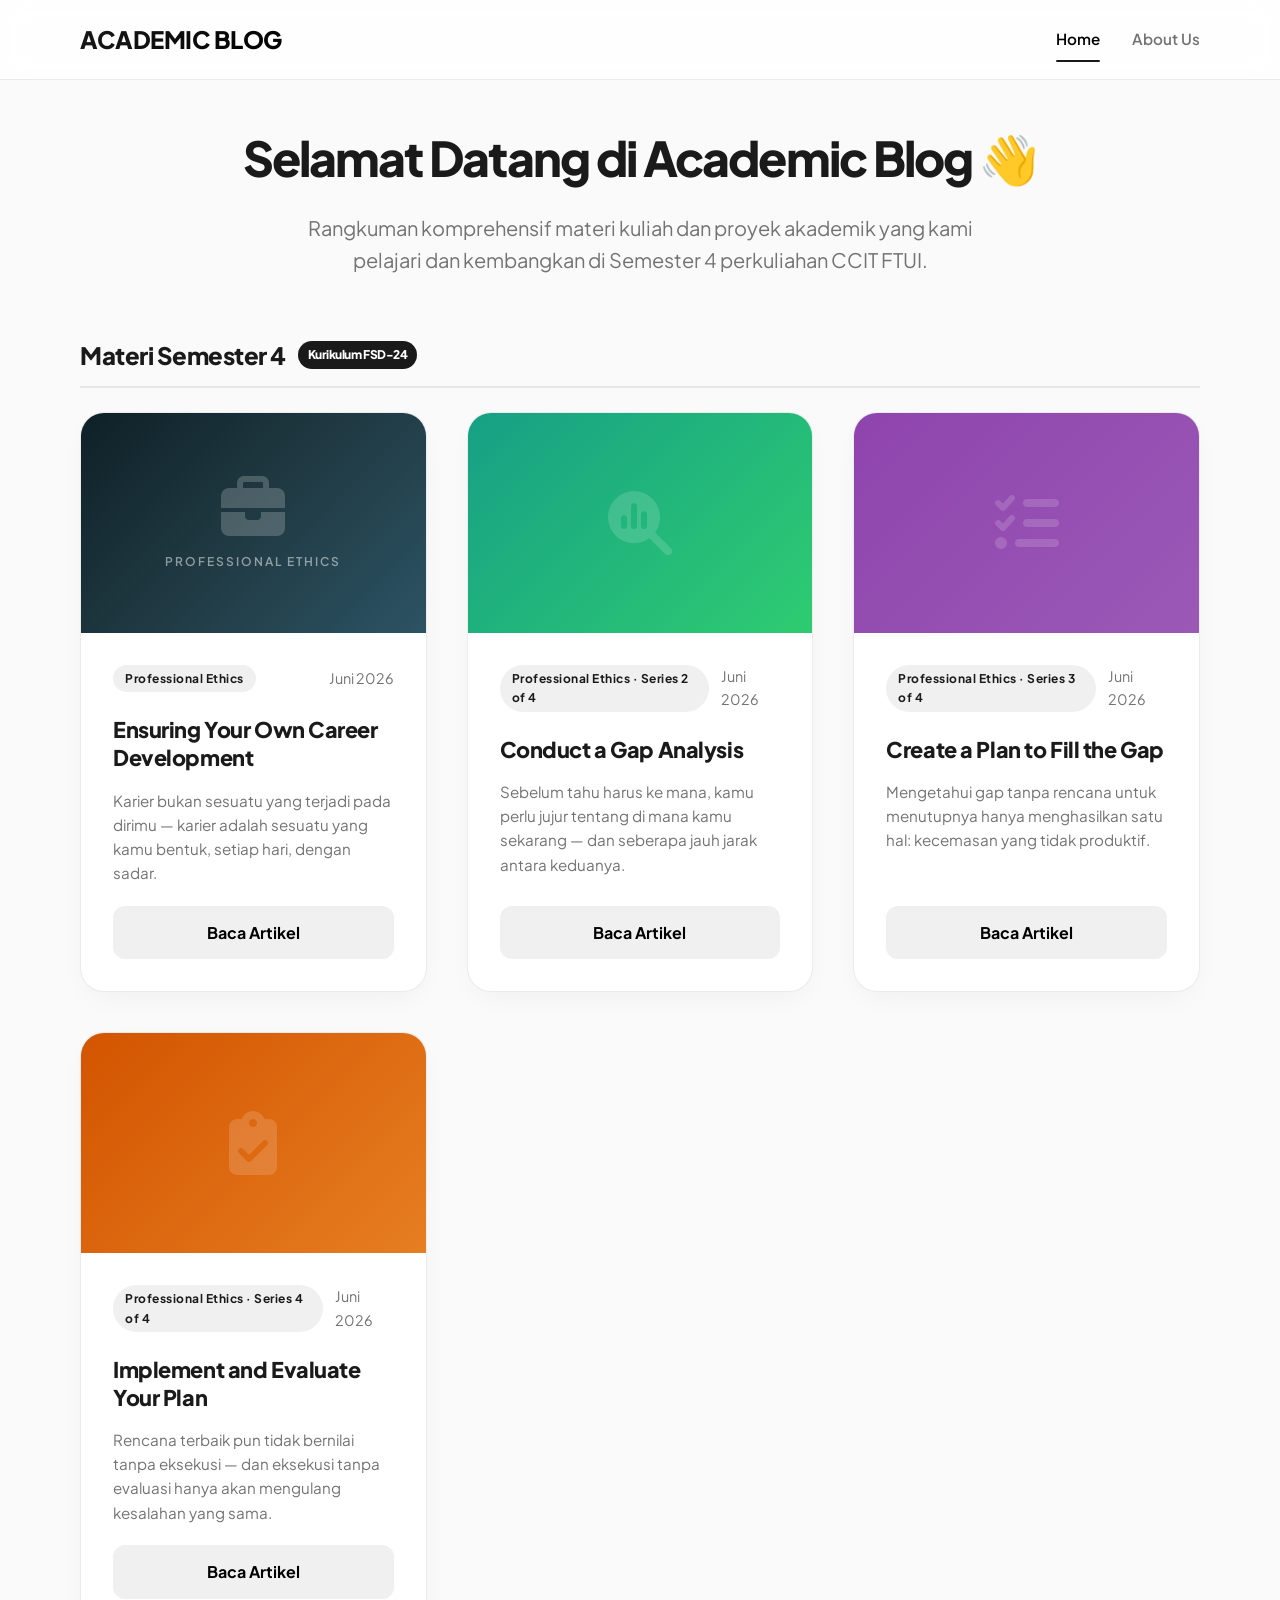
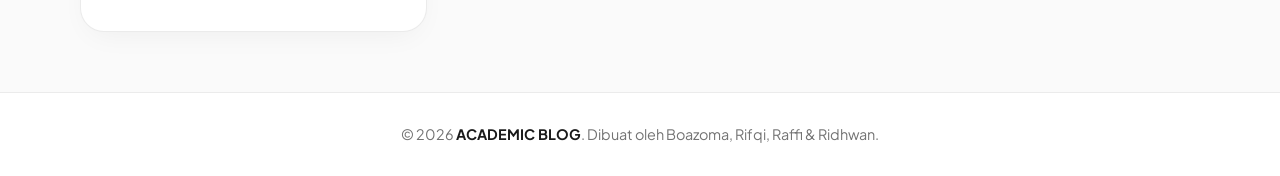
<file: index.html>
<!DOCTYPE html>
<html lang="id">

<head>
    <meta charset="UTF-8">
    <meta name="viewport" content="width=device-width, initial-scale=1.0">
    <title>Academic Blog - Blog Tugas</title>
    <!-- Fonts & Icons -->
    <link rel="preconnect" href="https://fonts.googleapis.com">
    <link rel="preconnect" href="https://fonts.gstatic.com" crossorigin>
    <link href="https://fonts.googleapis.com/css2?family=Plus+Jakarta+Sans:wght@200..800&display=swap" rel="stylesheet">
    <link rel="stylesheet" href="https://cdnjs.cloudflare.com/ajax/libs/font-awesome/6.4.0/css/all.min.css">
    <!-- Main Styleheet -->
    <link rel="stylesheet" href="style.css">
</head>

<body>

    <!-- NAVBAR -->
    <div class="menu">
        <div class="menu-container">
            <a href="index.html" class="logo">ACADEMIC BLOG</a>

            <input type="checkbox" id="menu-toggle" class="menu-toggle">
            <label for="menu-toggle" class="hamburger">
                <span></span>
                <span></span>
                <span></span>
            </label>

            <nav>
                <a href="index.html" class="active">Home</a>
                <a href="about.html">About Us</a>
            </nav>
        </div>
    </div>
    <!-- MAIN BODY -->
    <div class="content-wrapper">
        <div class="dashboard-container">

            <!-- Welcome Header -->
            <div class="welcome-section">
                <h1 class="welcome-title">Selamat Datang di Academic Blog <span class="wave-emoji">👋</span></h1>
                <p class="welcome-text">Rangkuman komprehensif materi kuliah dan proyek akademik yang kami pelajari dan
                    kembangkan di Semester 4 perkuliahan CCIT FTUI.</p>
            </div>

            <!-- SEMESTER 4 -->
            <div class="section-divider">
                Materi Semester 4 <span>Kurikulum FSD-24</span>
            </div>
            <div class="blog-container">
                <!-- Card 1: Ensuring Your Own Career Development -->
                <a href="detail-dis.html" class="blog-card">
                    <div class="blog-thumb-container">
                        <div
                            style="width: 100%; height: 100%; background: linear-gradient(135deg, #0f2027 0%, #203a43 50%, #2c5364 100%); display: flex; flex-direction: column; align-items: center; justify-content: center; color: white; gap: 12px;">
                            <i class="fa-solid fa-briefcase" style="font-size: 4rem; opacity: 0.2;"></i>
                            <span
                                style="font-size: 0.75rem; letter-spacing: 2px; text-transform: uppercase; opacity: 0.5; font-weight: 600;">Professional
                                Ethics</span>
                        </div>
                    </div>
                    <div class="blog-info">
                        <div class="blog-meta">
                            <span class="semester-badge">Professional Ethics</span>
                            <span class="date">Juni 2026</span>
                        </div>
                        <h3>Ensuring Your Own Career Development</h3>
                        <p style="color: var(--text-muted); font-size: 0.95rem; margin-bottom: 20px;">Karier bukan
                            sesuatu yang terjadi pada dirimu — karier adalah sesuatu yang kamu bentuk, setiap hari,
                            dengan sadar.</p>
                        <div class="read-btn">Baca Artikel</div>
                    </div>
                </a>



                <!-- Card 3: Conduct a Gap Analysis -->
                <a href="detail-mop.html" class="blog-card">
                    <div class="blog-thumb-container">
                        <div
                            style="width: 100%; height: 100%; background: linear-gradient(135deg, #16a085 0%, #2ecc71 100%); display: flex; align-items: center; justify-content: center; color: white;">
                            <i class="fa-solid fa-magnifying-glass-chart" style="font-size: 4rem; opacity: 0.15;"></i>
                        </div>
                    </div>
                    <div class="blog-info">
                        <div class="blog-meta">
                            <span class="semester-badge">Professional Ethics · Series 2 of 4</span>
                            <span class="date">Juni 2026</span>
                        </div>
                        <h3>Conduct a Gap Analysis</h3>
                        <p style="color: var(--text-muted); font-size: 0.95rem; margin-bottom: 20px;">Sebelum tahu harus
                            ke mana, kamu perlu jujur tentang di mana kamu sekarang — dan seberapa jauh jarak antara
                            keduanya.</p>
                        <div class="read-btn">Baca Artikel</div>
                    </div>
                </a>

                <!-- Card 4: Create a Plan to Fill the Gap -->
                <a href="detail-mopp.html" class="blog-card">
                    <div class="blog-thumb-container">
                        <div
                            style="width: 100%; height: 100%; background: linear-gradient(135deg, #8e44ad 0%, #9b59b6 100%); display: flex; align-items: center; justify-content: center; color: white;">
                            <i class="fa-solid fa-list-check" style="font-size: 4rem; opacity: 0.15;"></i>
                        </div>
                    </div>
                    <div class="blog-info">
                        <div class="blog-meta">
                            <span class="semester-badge">Professional Ethics · Series 3 of 4</span>
                            <span class="date">Juni 2026</span>
                        </div>
                        <h3>Create a Plan to Fill the Gap</h3>
                        <p style="color: var(--text-muted); font-size: 0.95rem; margin-bottom: 20px;">Mengetahui gap
                            tanpa rencana untuk menutupnya hanya menghasilkan satu hal: kecemasan yang tidak produktif.
                        </p>
                        <div class="read-btn">Baca Artikel</div>
                    </div>
                </a>

                <!-- Card 5: Implement and Evaluate Your Plan -->
                <a href="detail-sqa.html" class="blog-card">
                    <div class="blog-thumb-container">
                        <div
                            style="width: 100%; height: 100%; background: linear-gradient(135deg, #d35400 0%, #e67e22 100%); display: flex; align-items: center; justify-content: center; color: white;">
                            <i class="fa-solid fa-clipboard-check" style="font-size: 4rem; opacity: 0.15;"></i>
                        </div>
                    </div>
                    <div class="blog-info">
                        <div class="blog-meta">
                            <span class="semester-badge">Professional Ethics · Series 4 of 4</span>
                            <span class="date">Juni 2026</span>
                        </div>
                        <h3>Implement and Evaluate Your Plan</h3>
                        <p style="color: var(--text-muted); font-size: 0.95rem; margin-bottom: 20px;">Rencana terbaik
                            pun tidak bernilai tanpa eksekusi — dan eksekusi tanpa evaluasi hanya akan mengulang
                            kesalahan yang sama.</p>
                        <div class="read-btn">Baca Artikel</div>
                    </div>
                </a>


            </div>

        </div>
    </div>

    <!-- FOOTER -->
    <footer>
        <div style="max-width: var(--max-w); margin: 0 auto;">
            <p>&copy; 2026 <strong style="color: var(--text-main);">ACADEMIC BLOG</strong>. Dibuat oleh Boazoma, Rifqi,
                Raffi & Ridhwan.</p>
        </div>
    </footer>

</body>

</html>
</file>
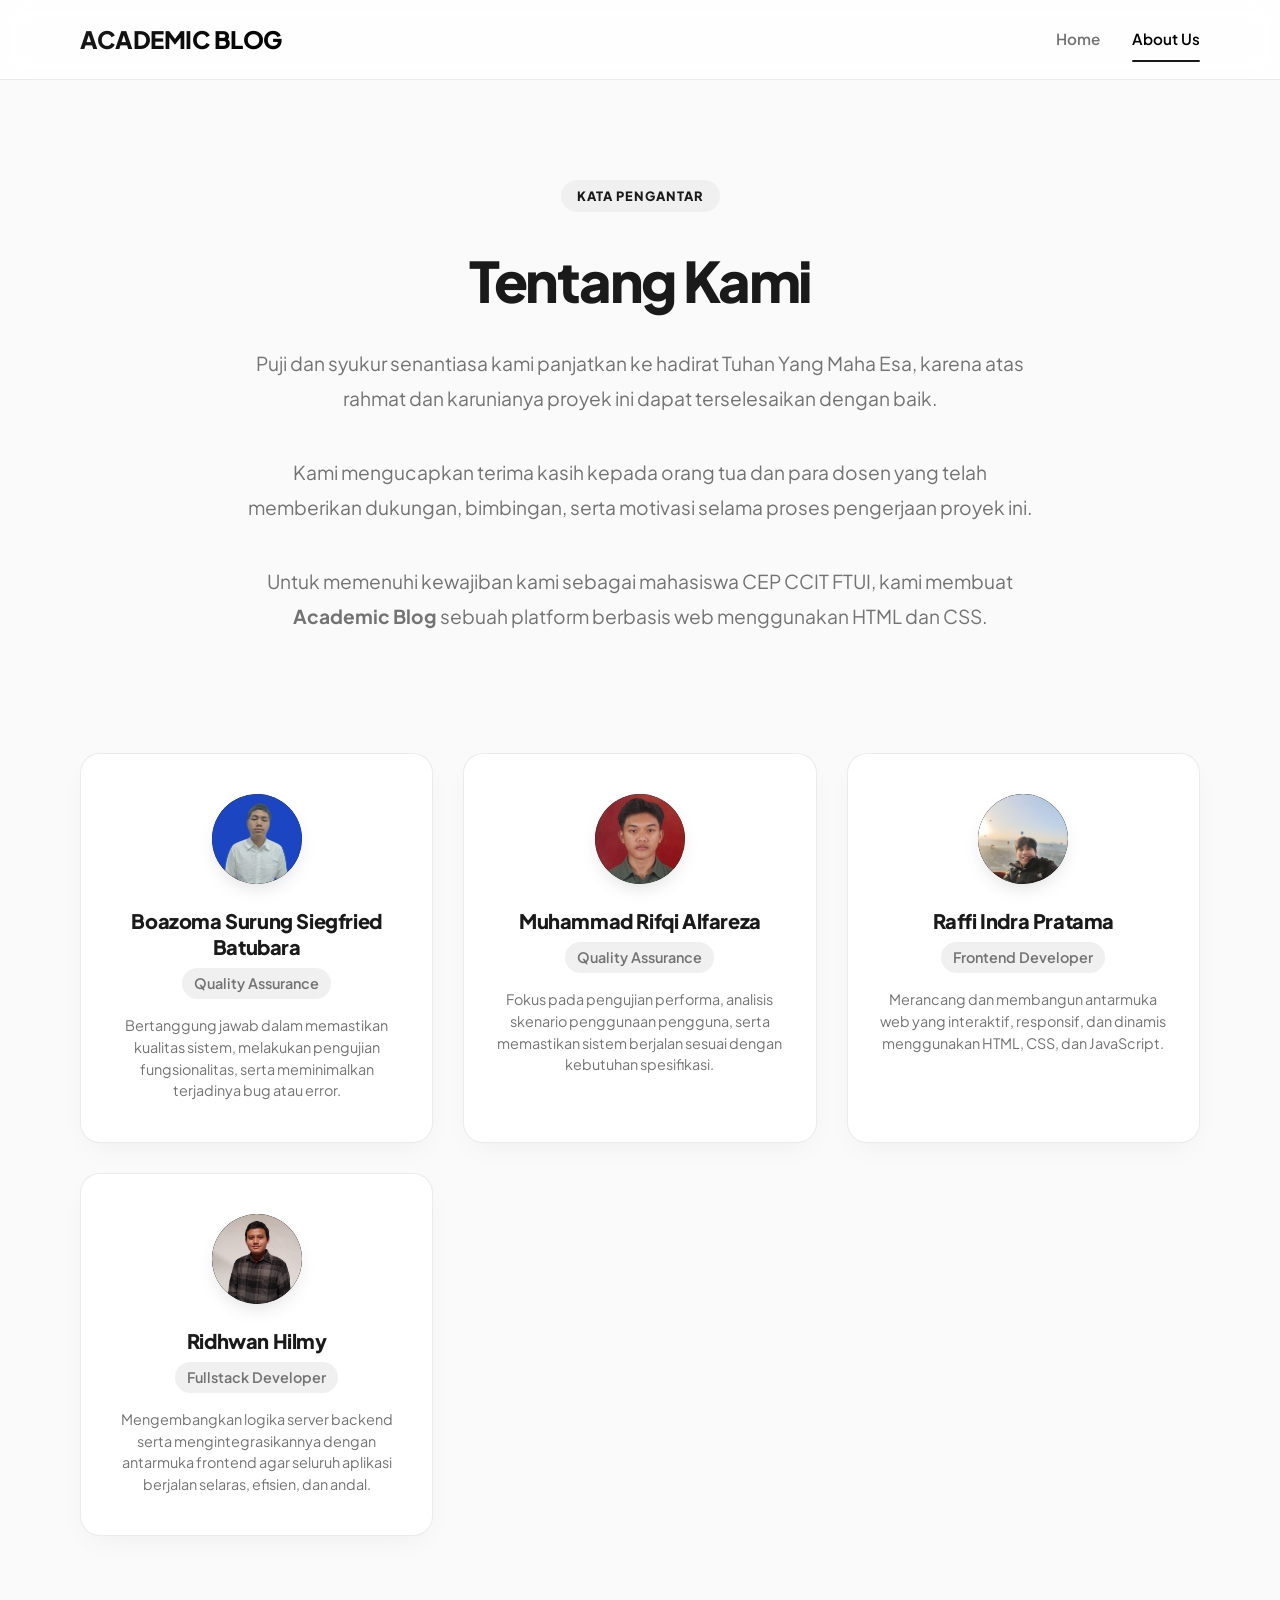
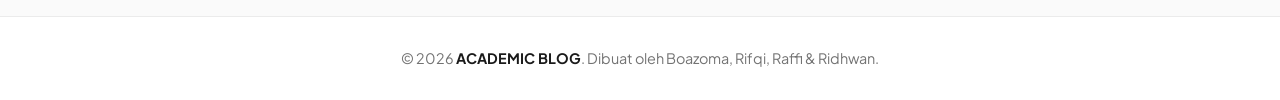
<file: about.html>
<!DOCTYPE html>
<html lang="id">
<head>
    <meta charset="UTF-8">
    <meta name="viewport" content="width=device-width, initial-scale=1.0">
    <title>About Us - Tim Pengembang</title>
    <!-- Fonts & Icons -->
    <link rel="preconnect" href="https://fonts.googleapis.com">
    <link rel="preconnect" href="https://fonts.gstatic.com" crossorigin>
    <link href="https://fonts.googleapis.com/css2?family=Plus+Jakarta+Sans:wght@200..800&display=swap" rel="stylesheet">
    <link rel="stylesheet" href="https://cdnjs.cloudflare.com/ajax/libs/font-awesome/6.4.0/css/all.min.css">
    <!-- Main Stylesheet -->
    <link rel="stylesheet" href="style.css">
</head>
<body>

    <!-- NAVBAR -->
    <div class="menu">
        <div class="menu-container">
            <a href="index.html" class="logo">ACADEMIC BLOG</a>
            
            <input type="checkbox" id="menu-toggle" class="menu-toggle">
            <label for="menu-toggle" class="hamburger">
                <span></span>
                <span></span>
                <span></span>
            </label>

            <nav>
                <a href="index.html">Home</a>
                <a href="about.html" class="active">About Us</a>
            </nav>
        </div>
    </div>

    <!-- MAIN BODY -->
    <div class="content-wrapper">
        <div class="dashboard-container">
            
            <!-- About Hero Section -->
            <div class="about-hero">
                <span class="post-tag">Kata Pengantar</span>
                <h1>Tentang Kami</h1>
                <p class="about-intro">
                    Puji dan syukur senantiasa kami panjatkan ke hadirat Tuhan Yang Maha Esa, karena atas rahmat dan karunianya proyek ini dapat terselesaikan dengan baik.
                </p>
                <p class="about-intro">
                    Kami mengucapkan terima kasih kepada orang tua dan para dosen yang telah memberikan dukungan, bimbingan, serta motivasi selama proses pengerjaan proyek ini.
                </p>
                <p class="about-intro">
                    Untuk memenuhi kewajiban kami sebagai mahasiswa CEP CCIT FTUI, kami membuat <strong>Academic Blog</strong> sebuah platform berbasis web menggunakan HTML dan CSS.
                </p>
            </div>

            <!-- Profile Grid -->
            <div class="about-grid">
                
                <!-- BOAZOMA -->
                <div class="developer-card">
                    <div class="developer-avatar">
                        <img src="img/boazoma.jpeg" alt="Boazoma" onerror="this.style.display='none'">
                        <span>B</span>
                    </div>
                    <h3 class="developer-name">Boazoma Surung Siegfried Batubara</h3>
                    <span class="developer-role">Quality Assurance</span>
                    <p class="developer-desc">Bertanggung jawab dalam memastikan kualitas sistem, melakukan pengujian fungsionalitas, serta meminimalkan terjadinya bug atau error.</p>
                </div>

                <!-- MUHAMMAD RIFQI ALFAREZA -->
                <div class="developer-card">
                    <div class="developer-avatar">
                        <img src="img/rifqi.jpeg" alt="Muhammad Rifqi" onerror="this.style.display='none'">
                        <span>M</span>
                    </div>
                    <h3 class="developer-name">Muhammad Rifqi Alfareza</h3>
                    <span class="developer-role">Quality Assurance</span>
                    <p class="developer-desc">Fokus pada pengujian performa, analisis skenario penggunaan pengguna, serta memastikan sistem berjalan sesuai dengan kebutuhan spesifikasi.</p>
                </div>

                <!-- RAFFI INDRA PRATAMA -->
                <div class="developer-card">
                    <div class="developer-avatar">
                        <img src="img/raffi.jpg" alt="Raffi Indra" onerror="this.style.display='none'">
                        <span>R</span>
                    </div>
                    <h3 class="developer-name">Raffi Indra Pratama</h3>
                    <span class="developer-role">Frontend Developer</span>
                    <p class="developer-desc">Merancang dan membangun antarmuka web yang interaktif, responsif, dan dinamis menggunakan HTML, CSS, dan JavaScript.</p>
                </div>

                <!-- RIDHWAN HILMY -->
                <div class="developer-card">
                    <div class="developer-avatar">
                        <img src="img/ridhwan.jpg" alt="Ridhwan Hilmy" onerror="this.style.display='none'">
                        <span>H</span>
                    </div>
                    <h3 class="developer-name">Ridhwan Hilmy</h3>
                    <span class="developer-role">Fullstack Developer</span>
                    <p class="developer-desc">Mengembangkan logika server backend serta mengintegrasikannya dengan antarmuka frontend agar seluruh aplikasi berjalan selaras, efisien, dan andal.</p>
                </div>

            </div>

        </div>
    </div>

    <!-- FOOTER -->
    <footer>
        <div style="max-width: var(--max-w); margin: 0 auto;">
            <p>&copy; 2026 <strong style="color: var(--text-main);">ACADEMIC BLOG</strong>. Dibuat oleh Boazoma, Rifqi, Raffi & Ridhwan.</p>
        </div>
    </footer>

</body>
</html>
</file>
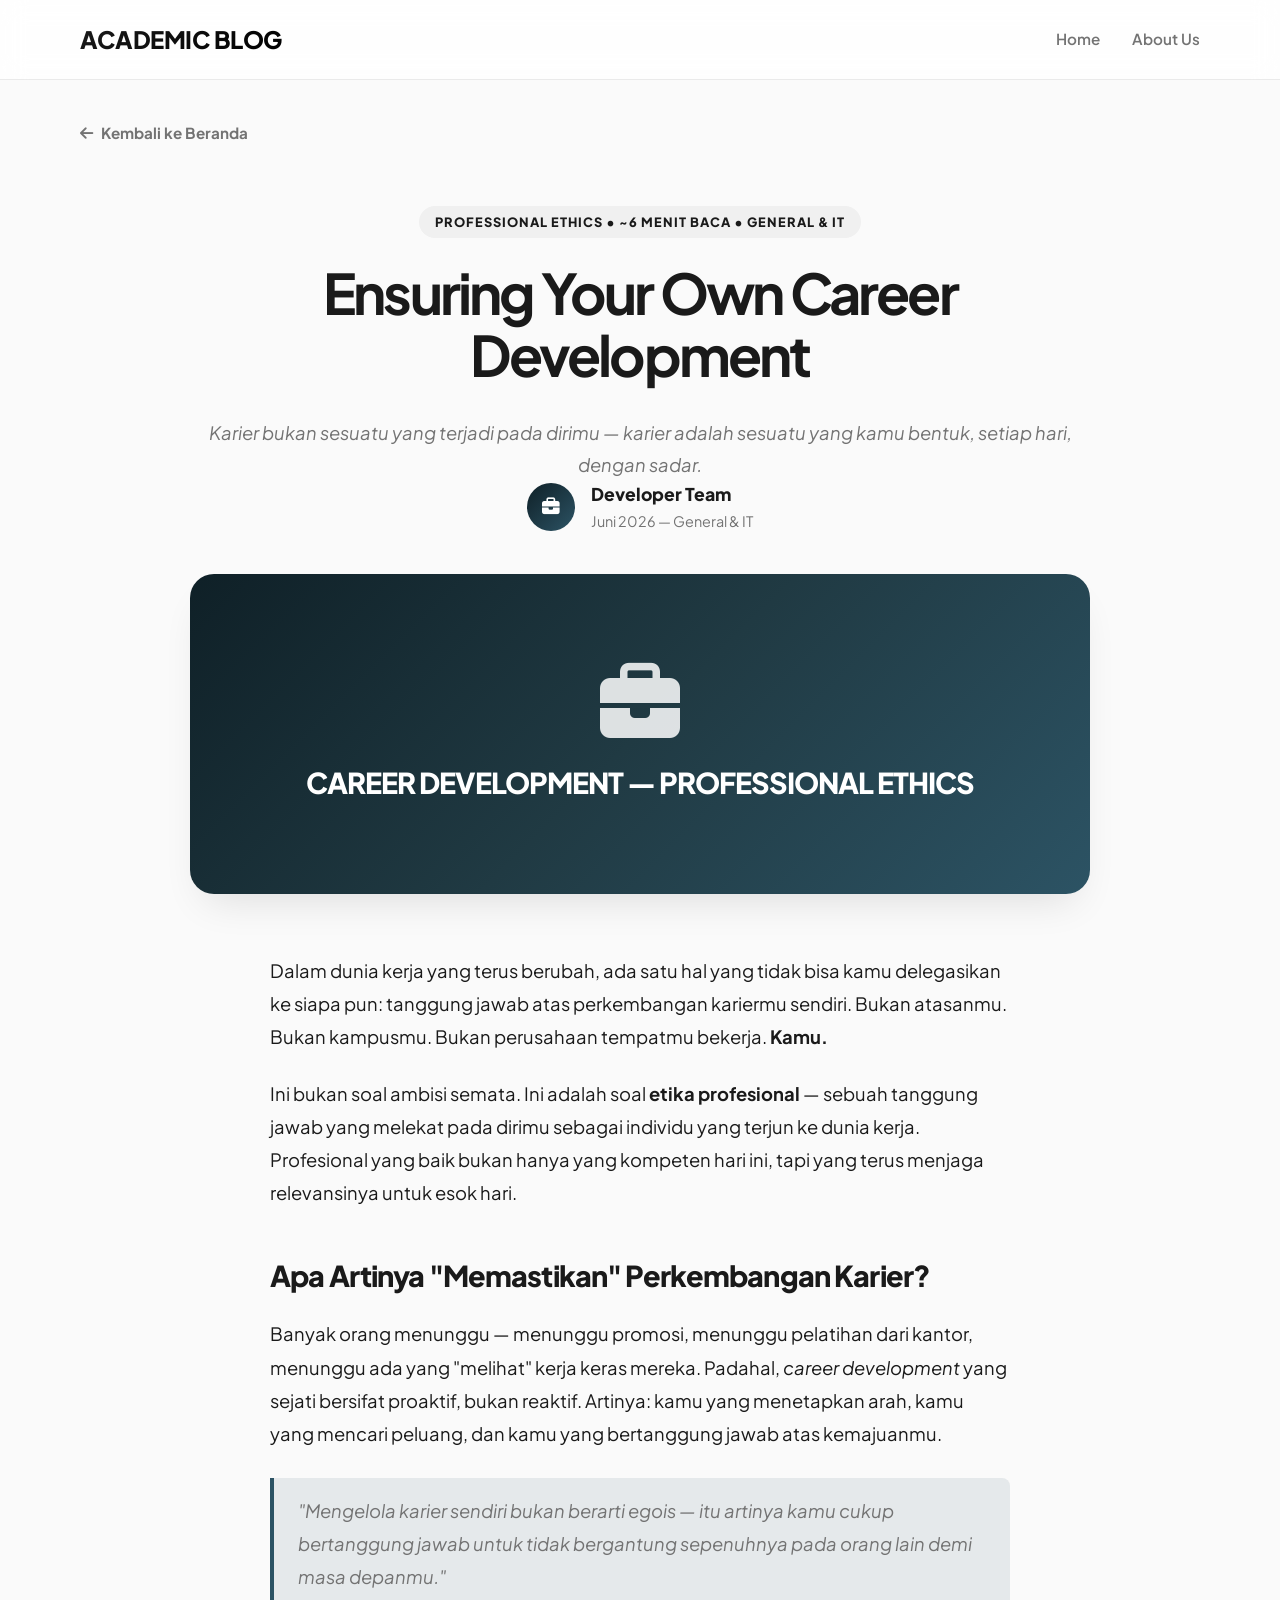
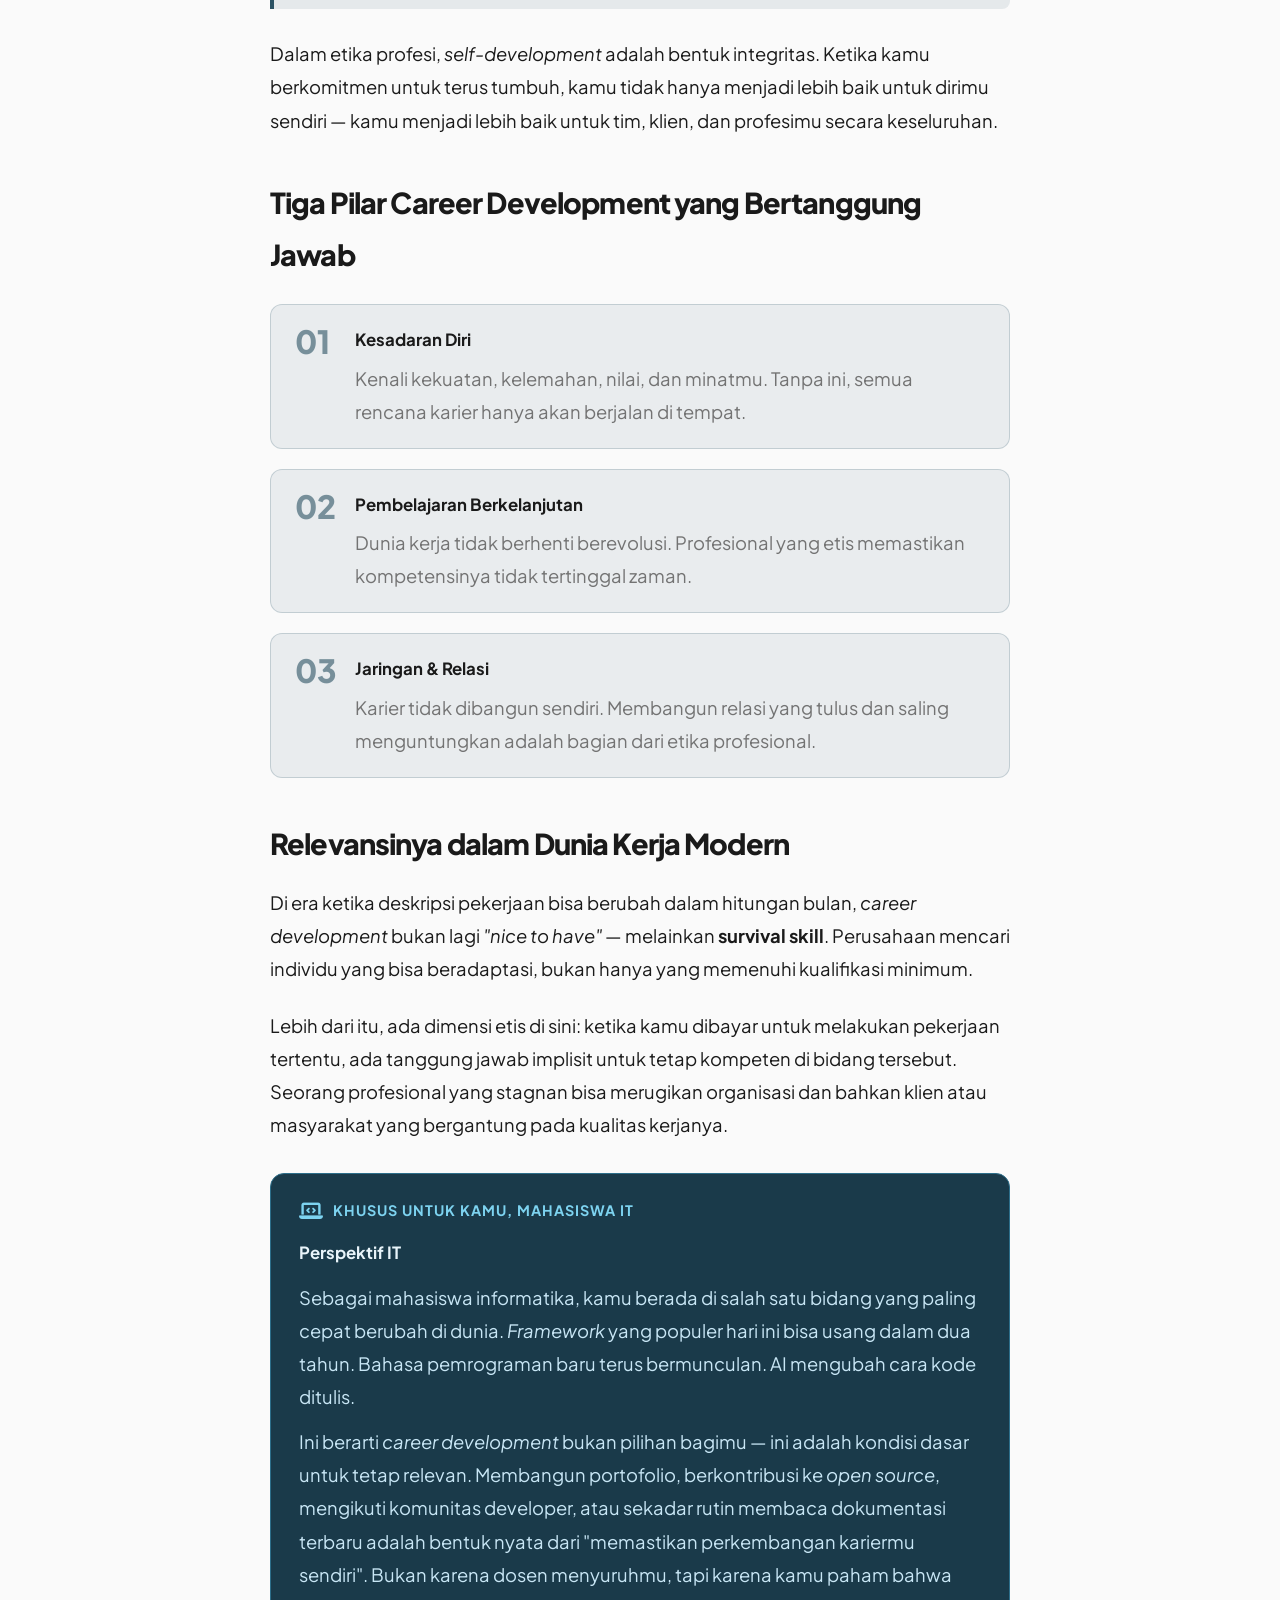
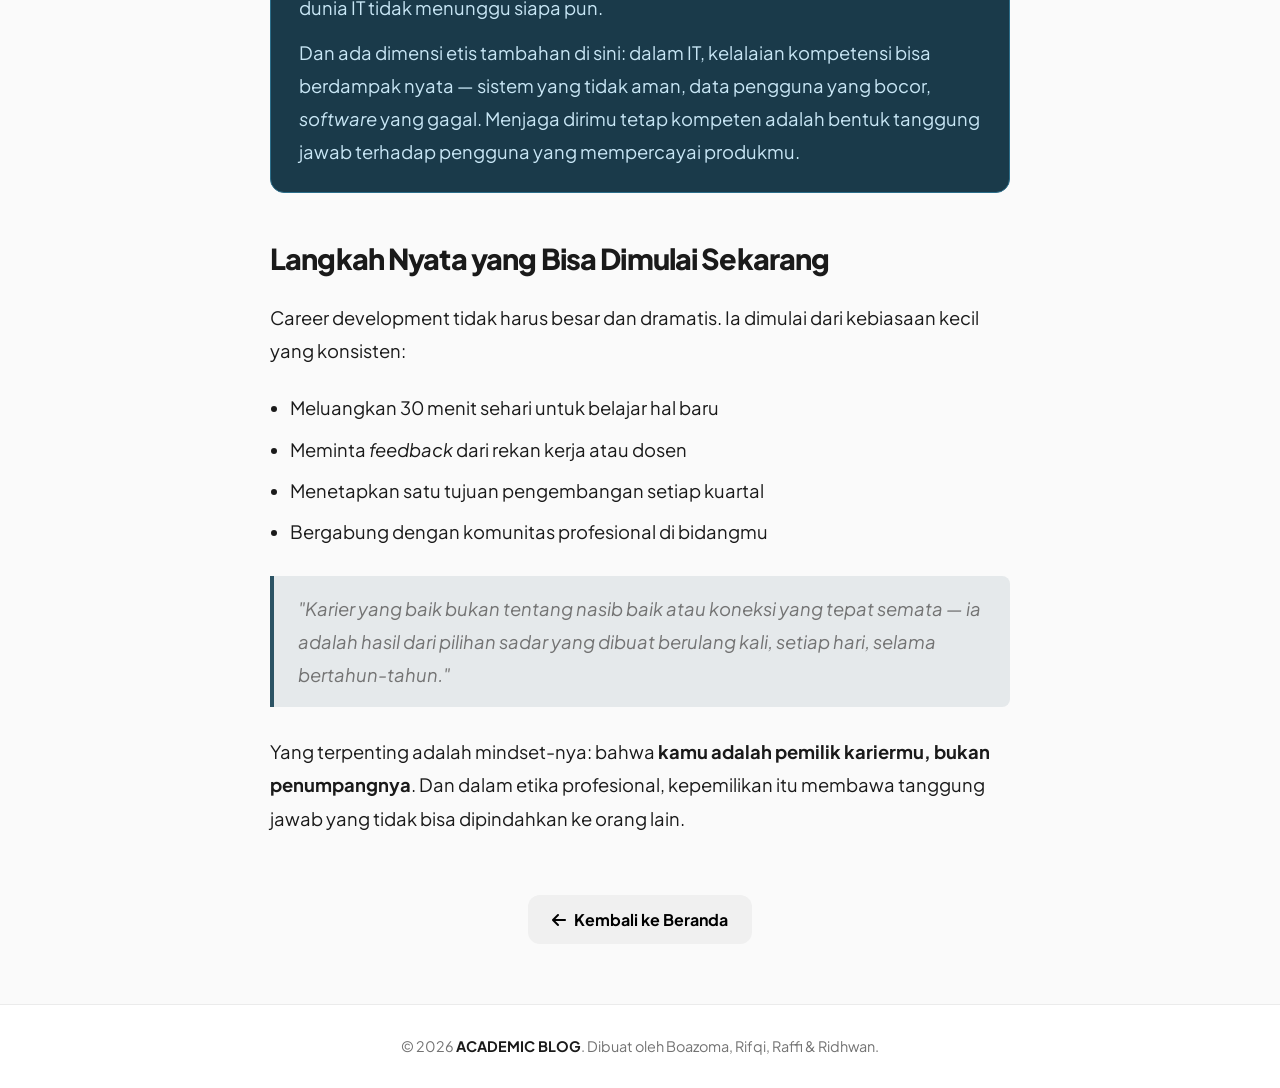
<file: detail-dis.html>
<!DOCTYPE html>
<html lang="id">

<head>
    <meta charset="UTF-8">
    <meta name="viewport" content="width=device-width, initial-scale=1.0">
    <title>Ensuring Your Own Career Development | Academic Blog</title>
    <meta name="description"
        content="Karier bukan sesuatu yang terjadi pada dirimu — karier adalah sesuatu yang kamu bentuk, setiap hari, dengan sadar. Pelajari etika profesional dalam pengembangan karier.">
    <link rel="preconnect" href="https://fonts.googleapis.com">
    <link rel="preconnect" href="https://fonts.gstatic.com" crossorigin>
    <link href="https://fonts.googleapis.com/css2?family=Plus+Jakarta+Sans:wght@200..800&display=swap" rel="stylesheet">
    <link rel="stylesheet" href="https://cdnjs.cloudflare.com/ajax/libs/font-awesome/6.4.0/css/all.min.css">
    <link rel="stylesheet" href="style.css">
</head>

<body>

    <!-- NAVBAR -->
    <div class="menu">
        <div class="menu-container">
            <a href="index.html" class="logo">ACADEMIC BLOG</a>
            <input type="checkbox" id="menu-toggle" class="menu-toggle">
            <label for="menu-toggle" class="hamburger">
                <span></span><span></span><span></span>
            </label>
            <nav>
                <a href="index.html">Home</a>
                <a href="about.html">About Us</a>
            </nav>
        </div>
    </div>

    <!-- MAIN BODY -->
    <div class="content-wrapper">
        <div class="dashboard-container">

            <!-- Back Link -->
            <div style="margin-top: 20px;">
                <a href="index.html" class="back-link">
                    <i class="fa-solid fa-arrow-left"></i> Kembali ke Beranda
                </a>
            </div>

            <!-- Post Hero -->
            <div class="post-hero">
                <span class="post-tag">Professional Ethics &bull; ~6 menit baca &bull; General &amp; IT</span>
                <h1>Ensuring Your Own Career Development</h1>
                <p
                    style="font-size: 1.15rem; color: var(--text-muted); font-style: italic; margin-top: 12px; line-height: 1.7;">
                    Karier bukan sesuatu yang terjadi pada dirimu — karier adalah sesuatu yang kamu bentuk, setiap hari,
                    dengan sadar.</p>
                <div class="post-author-box">
                    <div class="author-avatar" style="background: linear-gradient(135deg, #0f2027, #2c5364);">
                        <i class="fa-solid fa-briefcase" style="font-size:1.1rem;"></i>
                    </div>
                    <div class="author-meta">
                        <span class="author-name">Developer Team</span>
                        <span class="post-date">Juni 2026 &mdash; General &amp; IT</span>
                    </div>
                </div>
            </div>

            <!-- Hero Banner -->
            <div class="post-main-img">
                <div
                    style="width:100%;height:320px;background:linear-gradient(135deg,#0f2027 0%,#203a43 50%,#2c5364 100%);display:flex;flex-direction:column;align-items:center;justify-content:center;color:white;gap:16px;">
                    <i class="fa-solid fa-briefcase" style="font-size:5rem;opacity:0.85;"></i>
                    <h2 style="font-weight:800;font-size:1.8rem;letter-spacing:-1px;text-transform:uppercase;">Career
                        Development &mdash; Professional Ethics</h2>
                </div>
            </div>

            <!-- Post Content -->
            <div class="post-body">
                <p>Dalam dunia kerja yang terus berubah, ada satu hal yang tidak bisa kamu delegasikan ke siapa pun:
                    tanggung jawab atas perkembangan kariermu sendiri. Bukan atasanmu. Bukan kampusmu. Bukan perusahaan
                    tempatmu bekerja. <strong>Kamu.</strong></p>

                <p>Ini bukan soal ambisi semata. Ini adalah soal <strong>etika profesional</strong> — sebuah tanggung
                    jawab yang melekat pada dirimu sebagai individu yang terjun ke dunia kerja. Profesional yang baik
                    bukan hanya yang kompeten hari ini, tapi yang terus menjaga relevansinya untuk esok hari.</p>

                <h2>Apa Artinya "Memastikan" Perkembangan Karier?</h2>
                <p>Banyak orang menunggu — menunggu promosi, menunggu pelatihan dari kantor, menunggu ada yang "melihat"
                    kerja keras mereka. Padahal, <em>career development</em> yang sejati bersifat proaktif, bukan
                    reaktif. Artinya: kamu yang menetapkan arah, kamu yang mencari peluang, dan kamu yang bertanggung
                    jawab atas kemajuanmu.</p>

                <blockquote
                    style="border-left: 4px solid #2c5364; padding: 16px 24px; margin: 28px 0; background: rgba(44,83,100,0.1); border-radius: 0 8px 8px 0; font-style: italic; color: var(--text-muted);">
                    "Mengelola karier sendiri bukan berarti egois — itu artinya kamu cukup bertanggung jawab untuk tidak
                    bergantung sepenuhnya pada orang lain demi masa depanmu."
                </blockquote>

                <p>Dalam etika profesi, <em>self-development</em> adalah bentuk integritas. Ketika kamu berkomitmen
                    untuk terus tumbuh, kamu tidak hanya menjadi lebih baik untuk dirimu sendiri — kamu menjadi lebih
                    baik untuk tim, klien, dan profesimu secara keseluruhan.</p>

                <h2>Tiga Pilar Career Development yang Bertanggung Jawab</h2>
                <div style="display: flex; flex-direction: column; gap: 20px; margin: 24px 0;">
                    <div
                        style="display: flex; gap: 20px; align-items: flex-start; padding: 20px 24px; background: rgba(44,83,100,0.08); border-radius: 12px; border: 1px solid rgba(44,83,100,0.2);">
                        <span
                            style="font-size: 2rem; font-weight: 800; color: #2c5364; opacity: 0.6; line-height: 1; min-width: 40px;">01</span>
                        <div>
                            <strong style="display: block; margin-bottom: 6px; font-size: 1.05rem;">Kesadaran
                                Diri</strong>
                            <span style="color: var(--text-muted);">Kenali kekuatan, kelemahan, nilai, dan minatmu.
                                Tanpa ini, semua rencana karier hanya akan berjalan di tempat.</span>
                        </div>
                    </div>
                    <div
                        style="display: flex; gap: 20px; align-items: flex-start; padding: 20px 24px; background: rgba(44,83,100,0.08); border-radius: 12px; border: 1px solid rgba(44,83,100,0.2);">
                        <span
                            style="font-size: 2rem; font-weight: 800; color: #2c5364; opacity: 0.6; line-height: 1; min-width: 40px;">02</span>
                        <div>
                            <strong style="display: block; margin-bottom: 6px; font-size: 1.05rem;">Pembelajaran
                                Berkelanjutan</strong>
                            <span style="color: var(--text-muted);">Dunia kerja tidak berhenti berevolusi. Profesional
                                yang etis memastikan kompetensinya tidak tertinggal zaman.</span>
                        </div>
                    </div>
                    <div
                        style="display: flex; gap: 20px; align-items: flex-start; padding: 20px 24px; background: rgba(44,83,100,0.08); border-radius: 12px; border: 1px solid rgba(44,83,100,0.2);">
                        <span
                            style="font-size: 2rem; font-weight: 800; color: #2c5364; opacity: 0.6; line-height: 1; min-width: 40px;">03</span>
                        <div>
                            <strong style="display: block; margin-bottom: 6px; font-size: 1.05rem;">Jaringan &amp;
                                Relasi</strong>
                            <span style="color: var(--text-muted);">Karier tidak dibangun sendiri. Membangun relasi yang
                                tulus dan saling menguntungkan adalah bagian dari etika profesional.</span>
                        </div>
                    </div>
                </div>

                <h2>Relevansinya dalam Dunia Kerja Modern</h2>
                <p>Di era ketika deskripsi pekerjaan bisa berubah dalam hitungan bulan, <em>career development</em>
                    bukan lagi <em>"nice to have"</em> — melainkan <strong>survival skill</strong>. Perusahaan mencari
                    individu yang bisa beradaptasi, bukan hanya yang memenuhi kualifikasi minimum.</p>

                <p>Lebih dari itu, ada dimensi etis di sini: ketika kamu dibayar untuk melakukan pekerjaan tertentu, ada
                    tanggung jawab implisit untuk tetap kompeten di bidang tersebut. Seorang profesional yang stagnan
                    bisa merugikan organisasi dan bahkan klien atau masyarakat yang bergantung pada kualitas kerjanya.
                </p>

                <div
                    style="margin: 32px 0; padding: 24px 28px; background: #1a3a4a; border-radius: 14px; border: 1px solid #2c6e8a;">
                    <div style="display: flex; align-items: center; gap: 10px; margin-bottom: 14px;">
                        <i class="fa-solid fa-laptop-code" style="color: #7dd3f0; font-size: 1.2rem;"></i>
                        <strong
                            style="color: #7dd3f0; font-size: 0.9rem; letter-spacing: 1px; text-transform: uppercase;">Khusus
                            untuk kamu, mahasiswa IT</strong>
                    </div>
                    <p style="margin: 0 0 12px 0; font-weight: 700; font-size: 1.05rem; color: #e8f4fa;">Perspektif IT
                    </p>
                    <p style="margin: 0; color: #c8e6f5; line-height: 1.8;">Sebagai mahasiswa informatika, kamu berada
                        di salah satu bidang yang paling cepat berubah di dunia. <em>Framework</em> yang populer hari
                        ini bisa usang dalam dua tahun. Bahasa pemrograman baru terus bermunculan. AI mengubah cara kode
                        ditulis.</p>
                    <p style="margin: 12px 0 0 0; color: #c8e6f5; line-height: 1.8;">Ini berarti <em>career
                            development</em> bukan pilihan bagimu — ini adalah kondisi dasar untuk tetap relevan.
                        Membangun portofolio, berkontribusi ke <em>open source</em>, mengikuti komunitas developer, atau
                        sekadar rutin membaca dokumentasi terbaru adalah bentuk nyata dari "memastikan perkembangan
                        kariermu sendiri". Bukan karena dosen menyuruhmu, tapi karena kamu paham bahwa dunia IT tidak
                        menunggu siapa pun.</p>
                    <p style="margin: 12px 0 0 0; color: #c8e6f5; line-height: 1.8;">Dan ada dimensi etis tambahan di
                        sini: dalam IT, kelalaian kompetensi bisa berdampak nyata — sistem yang tidak aman, data
                        pengguna yang bocor, <em>software</em> yang gagal. Menjaga dirimu tetap kompeten adalah bentuk
                        tanggung jawab terhadap pengguna yang mempercayai produkmu.</p>
                </div>

                <h2>Langkah Nyata yang Bisa Dimulai Sekarang</h2>
                <p>Career development tidak harus besar dan dramatis. Ia dimulai dari kebiasaan kecil yang konsisten:
                </p>
                <ul>
                    <li>Meluangkan 30 menit sehari untuk belajar hal baru</li>
                    <li>Meminta <em>feedback</em> dari rekan kerja atau dosen</li>
                    <li>Menetapkan satu tujuan pengembangan setiap kuartal</li>
                    <li>Bergabung dengan komunitas profesional di bidangmu</li>
                </ul>

                <blockquote
                    style="border-left: 4px solid #2c5364; padding: 16px 24px; margin: 28px 0; background: rgba(44,83,100,0.1); border-radius: 0 8px 8px 0; font-style: italic; color: var(--text-muted);">
                    "Karier yang baik bukan tentang nasib baik atau koneksi yang tepat semata — ia adalah hasil dari
                    pilihan sadar yang dibuat berulang kali, setiap hari, selama bertahun-tahun."
                </blockquote>

                <p>Yang terpenting adalah mindset-nya: bahwa <strong>kamu adalah pemilik kariermu, bukan
                        penumpangnya</strong>. Dan dalam etika profesional, kepemilikan itu membawa tanggung jawab yang
                    tidak bisa dipindahkan ke orang lain.</p>
            </div>

            <!-- Back Button -->
            <div class="back-nav">
                <a href="index.html" class="btn-secondary">
                    <i class="fa-solid fa-arrow-left"></i> Kembali ke Beranda
                </a>
            </div>

        </div>
    </div>

    <!-- FOOTER -->
    <footer>
        <div style="max-width: var(--max-w); margin: 0 auto;">
            <p>&copy; 2026 <strong style="color: var(--text-main);">ACADEMIC BLOG</strong>. Dibuat oleh Boazoma, Rifqi,
                Raffi &amp; Ridhwan.</p>
        </div>
    </footer>

</body>

</html>
</file>
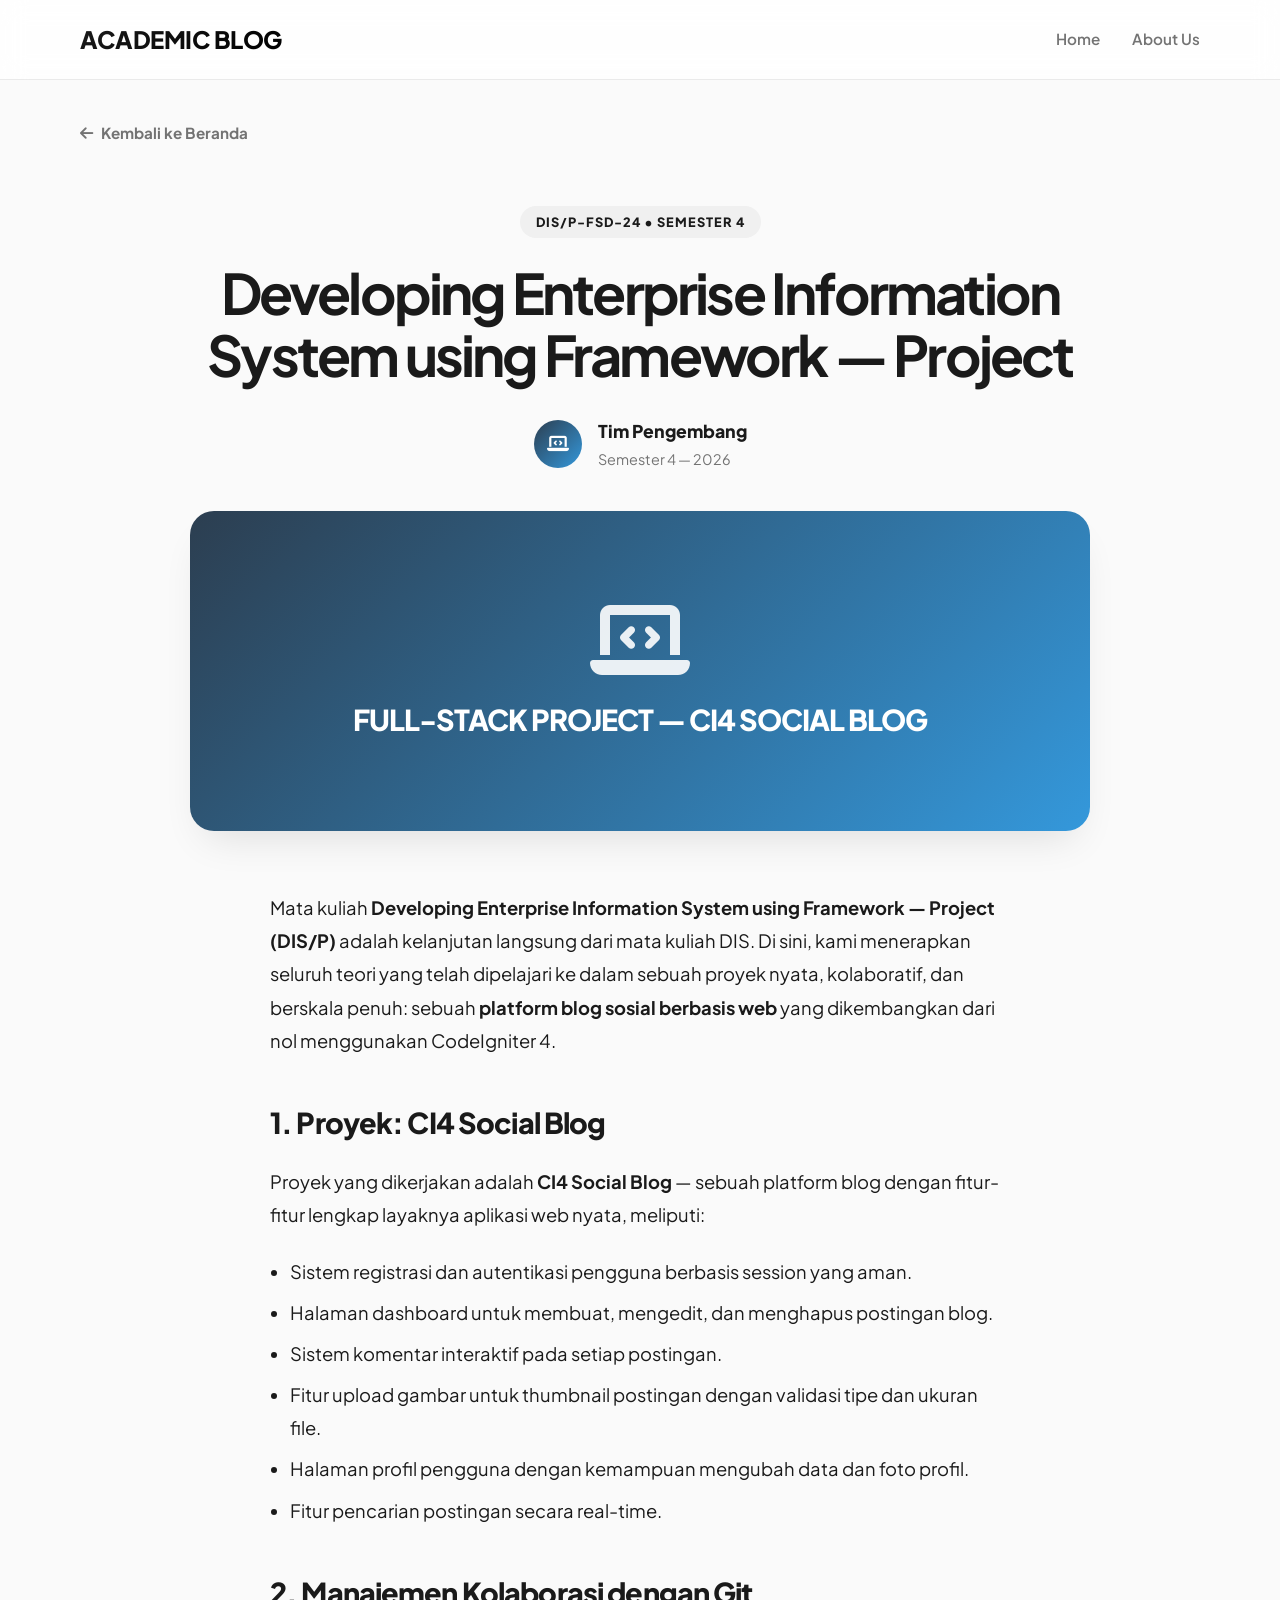
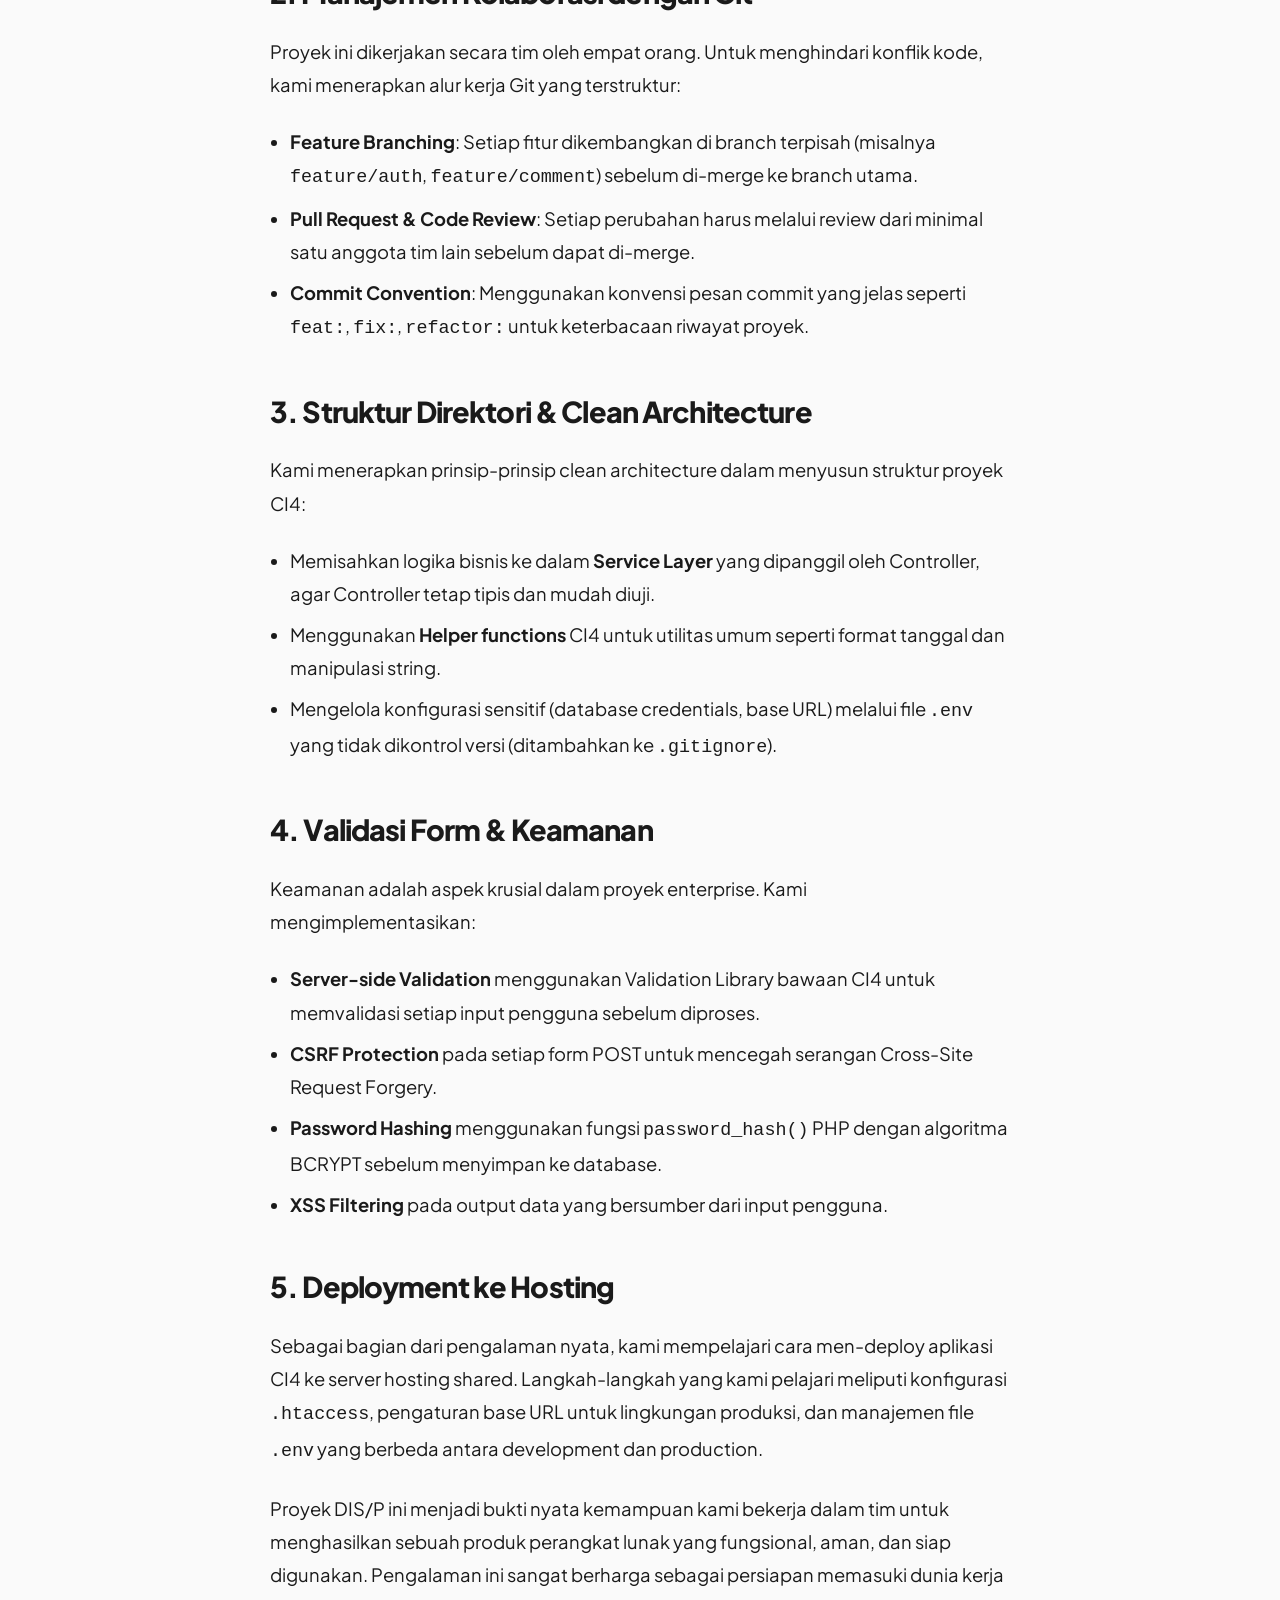
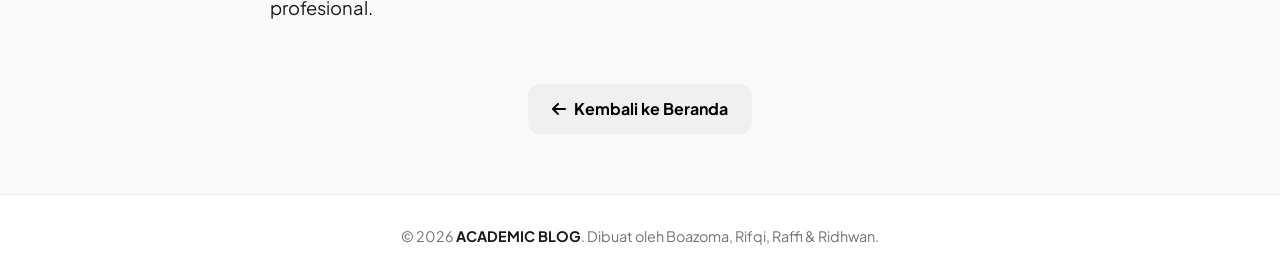
<file: detail-disp.html>
<!DOCTYPE html>
<html lang="id">

<head>
    <meta charset="UTF-8">
    <meta name="viewport" content="width=device-width, initial-scale=1.0">
    <title>DIS/P - Enterprise IS Framework Project | Academic Blog</title>
    <meta name="description"
        content="Proyek kolaboratif pengembangan sistem informasi enterprise penuh menggunakan CodeIgniter 4 dengan git dan deployment.">
    <link rel="preconnect" href="https://fonts.googleapis.com">
    <link rel="preconnect" href="https://fonts.gstatic.com" crossorigin>
    <link href="https://fonts.googleapis.com/css2?family=Plus+Jakarta+Sans:wght@200..800&display=swap" rel="stylesheet">
    <link rel="stylesheet" href="https://cdnjs.cloudflare.com/ajax/libs/font-awesome/6.4.0/css/all.min.css">
    <link rel="stylesheet" href="style.css">
</head>

<body>

    <!-- NAVBAR -->
    <div class="menu">
        <div class="menu-container">
            <a href="index.html" class="logo">ACADEMIC BLOG</a>
            <input type="checkbox" id="menu-toggle" class="menu-toggle">
            <label for="menu-toggle" class="hamburger">
                <span></span><span></span><span></span>
            </label>
            <nav>
                <a href="index.html">Home</a>
                <a href="about.html">About Us</a>
            </nav>
        </div>
    </div>

    <!-- MAIN BODY -->
    <div class="content-wrapper">
        <div class="dashboard-container">

            <!-- Back Link -->
            <div style="margin-top: 20px;">
                <a href="index.html" class="back-link">
                    <i class="fa-solid fa-arrow-left"></i> Kembali ke Beranda
                </a>
            </div>

            <!-- Post Hero -->
            <div class="post-hero">
                <span class="post-tag">DIS/P-FSD-24 &bull; Semester 4</span>
                <h1>Developing Enterprise Information System using Framework — Project</h1>
                <div class="post-author-box">
                    <div class="author-avatar" style="background: linear-gradient(135deg, #2c3e50, #3498db);">
                        <i class="fa-solid fa-laptop-code" style="font-size:1.1rem;"></i>
                    </div>
                    <div class="author-meta">
                        <span class="author-name">Tim Pengembang</span>
                        <span class="post-date">Semester 4 &mdash; 2026</span>
                    </div>
                </div>
            </div>

            <!-- Hero Banner -->
            <div class="post-main-img">
                <div
                    style="width:100%;height:320px;background:linear-gradient(135deg,#2c3e50 0%,#3498db 100%);display:flex;flex-direction:column;align-items:center;justify-content:center;color:white;gap:16px;">
                    <i class="fa-solid fa-laptop-code" style="font-size:5rem;opacity:0.9;"></i>
                    <h2 style="font-weight:800;font-size:1.8rem;letter-spacing:-1px;text-transform:uppercase;">
                        Full-Stack Project &mdash; CI4 Social Blog</h2>
                </div>
            </div>

            <!-- Post Content -->
            <div class="post-body">
                <p>Mata kuliah <strong>Developing Enterprise Information System using Framework — Project
                        (DIS/P)</strong> adalah kelanjutan langsung dari mata kuliah DIS. Di sini, kami menerapkan
                    seluruh teori yang telah dipelajari ke dalam sebuah proyek nyata, kolaboratif, dan berskala penuh:
                    sebuah <strong>platform blog sosial berbasis web</strong> yang dikembangkan dari nol menggunakan
                    CodeIgniter 4.</p>

                <h2>1. Proyek: CI4 Social Blog</h2>
                <p>Proyek yang dikerjakan adalah <strong>CI4 Social Blog</strong> — sebuah platform blog dengan
                    fitur-fitur lengkap layaknya aplikasi web nyata, meliputi:</p>
                <ul>
                    <li>Sistem registrasi dan autentikasi pengguna berbasis session yang aman.</li>
                    <li>Halaman dashboard untuk membuat, mengedit, dan menghapus postingan blog.</li>
                    <li>Sistem komentar interaktif pada setiap postingan.</li>
                    <li>Fitur upload gambar untuk thumbnail postingan dengan validasi tipe dan ukuran file.</li>
                    <li>Halaman profil pengguna dengan kemampuan mengubah data dan foto profil.</li>
                    <li>Fitur pencarian postingan secara real-time.</li>
                </ul>

                <h2>2. Manajemen Kolaborasi dengan Git</h2>
                <p>Proyek ini dikerjakan secara tim oleh empat orang. Untuk menghindari konflik kode, kami menerapkan
                    alur kerja Git yang terstruktur:</p>
                <ul>
                    <li><strong>Feature Branching</strong>: Setiap fitur dikembangkan di branch terpisah (misalnya
                        <code>feature/auth</code>, <code>feature/comment</code>) sebelum di-merge ke branch utama.
                    </li>
                    <li><strong>Pull Request & Code Review</strong>: Setiap perubahan harus melalui review dari minimal
                        satu anggota tim lain sebelum dapat di-merge.</li>
                    <li><strong>Commit Convention</strong>: Menggunakan konvensi pesan commit yang jelas seperti
                        <code>feat:</code>, <code>fix:</code>, <code>refactor:</code> untuk keterbacaan riwayat proyek.
                    </li>
                </ul>

                <h2>3. Struktur Direktori & Clean Architecture</h2>
                <p>Kami menerapkan prinsip-prinsip clean architecture dalam menyusun struktur proyek CI4:</p>
                <ul>
                    <li>Memisahkan logika bisnis ke dalam <strong>Service Layer</strong> yang dipanggil oleh Controller,
                        agar Controller tetap tipis dan mudah diuji.</li>
                    <li>Menggunakan <strong>Helper functions</strong> CI4 untuk utilitas umum seperti format tanggal dan
                        manipulasi string.</li>
                    <li>Mengelola konfigurasi sensitif (database credentials, base URL) melalui file <code>.env</code>
                        yang tidak dikontrol versi (ditambahkan ke <code>.gitignore</code>).</li>
                </ul>

                <h2>4. Validasi Form & Keamanan</h2>
                <p>Keamanan adalah aspek krusial dalam proyek enterprise. Kami mengimplementasikan:</p>
                <ul>
                    <li><strong>Server-side Validation</strong> menggunakan Validation Library bawaan CI4 untuk
                        memvalidasi setiap input pengguna sebelum diproses.</li>
                    <li><strong>CSRF Protection</strong> pada setiap form POST untuk mencegah serangan Cross-Site
                        Request Forgery.</li>
                    <li><strong>Password Hashing</strong> menggunakan fungsi <code>password_hash()</code> PHP dengan
                        algoritma BCRYPT sebelum menyimpan ke database.</li>
                    <li><strong>XSS Filtering</strong> pada output data yang bersumber dari input pengguna.</li>
                </ul>

                <h2>5. Deployment ke Hosting</h2>
                <p>Sebagai bagian dari pengalaman nyata, kami mempelajari cara men-deploy aplikasi CI4 ke server hosting
                    shared. Langkah-langkah yang kami pelajari meliputi konfigurasi <code>.htaccess</code>, pengaturan
                    base URL untuk lingkungan produksi, dan manajemen file <code>.env</code> yang berbeda antara
                    development dan production.</p>

                <p>Proyek DIS/P ini menjadi bukti nyata kemampuan kami bekerja dalam tim untuk menghasilkan sebuah
                    produk perangkat lunak yang fungsional, aman, dan siap digunakan. Pengalaman ini sangat berharga
                    sebagai persiapan memasuki dunia kerja profesional.</p>
            </div>

            <!-- Back Button -->
            <div class="back-nav">
                <a href="index.html" class="btn-secondary">
                    <i class="fa-solid fa-arrow-left"></i> Kembali ke Beranda
                </a>
            </div>

        </div>
    </div>

    <!-- FOOTER -->
    <footer>
        <div style="max-width: var(--max-w); margin: 0 auto;">
            <p>&copy; 2026 <strong style="color: var(--text-main);">ACADEMIC BLOG</strong>. Dibuat oleh Boazoma, Rifqi,
                Raffi &amp; Ridhwan.</p>
        </div>
    </footer>

</body>

</html>
</file>
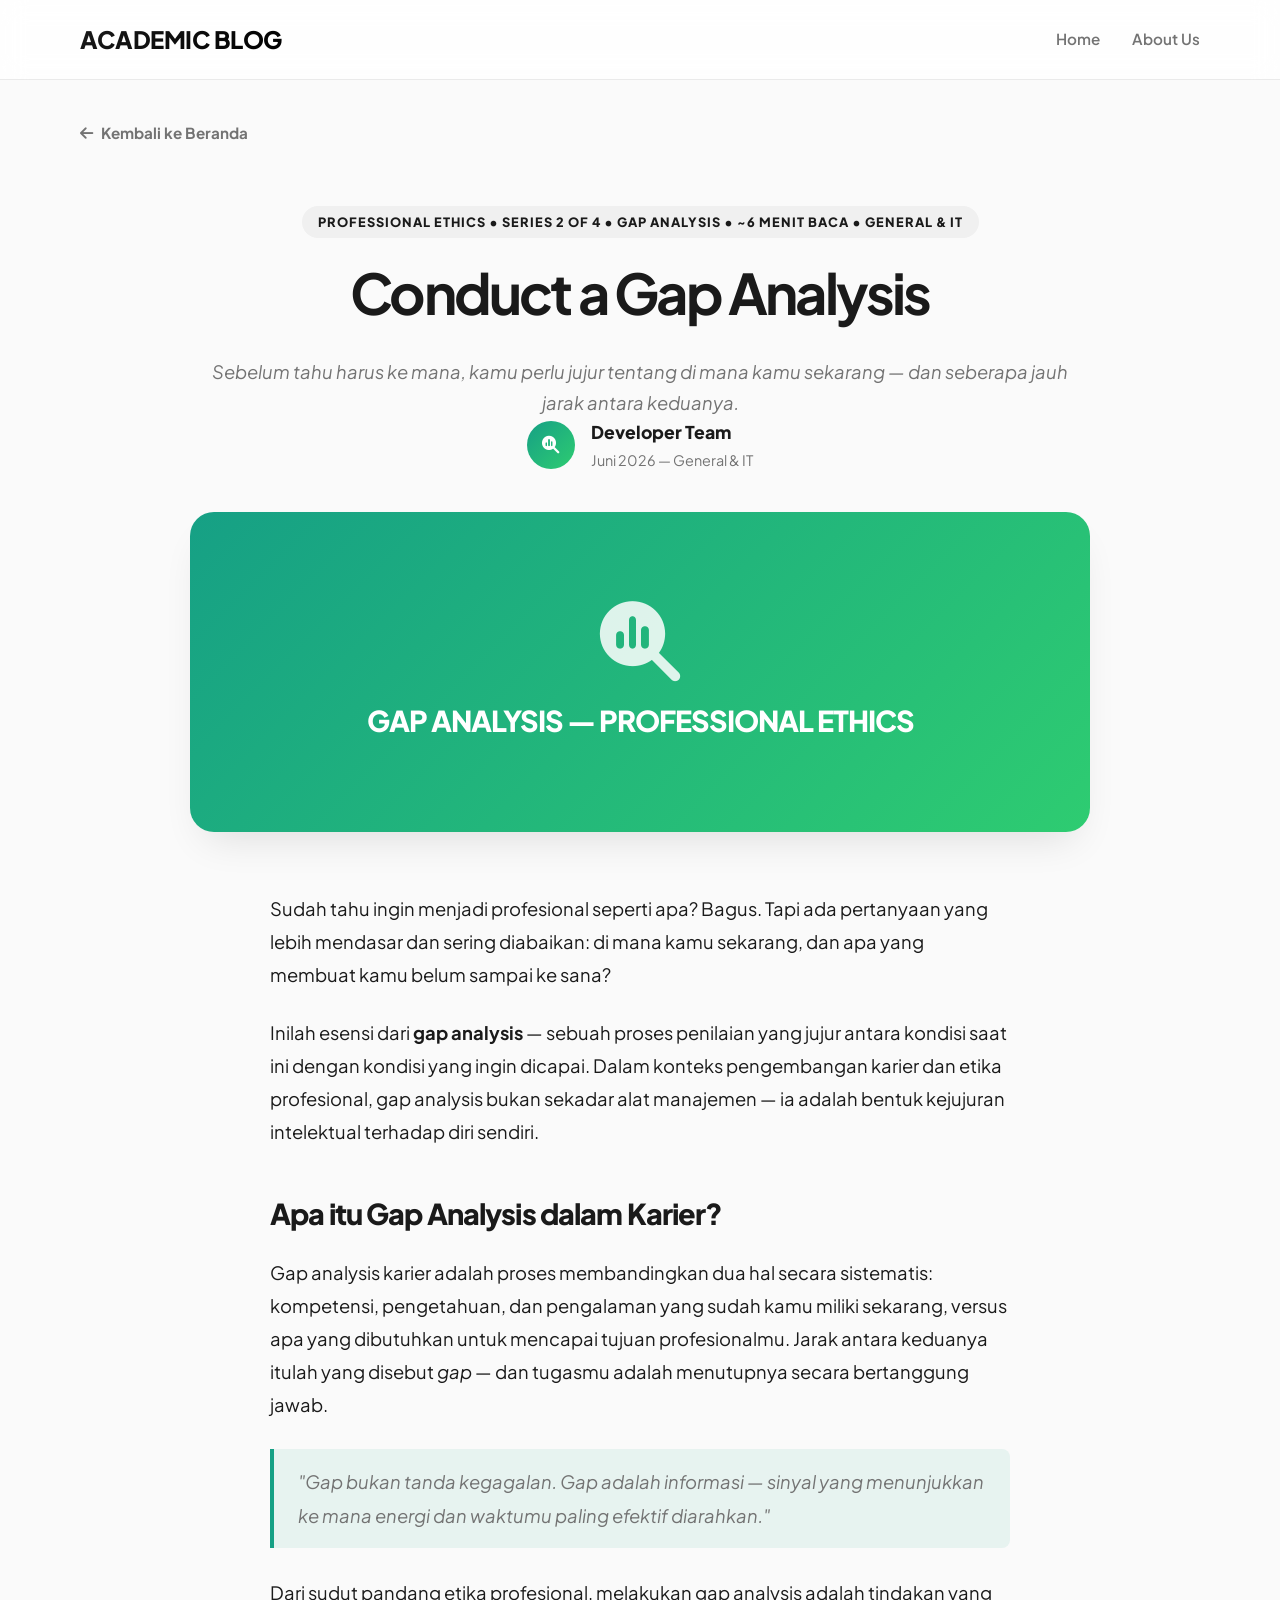
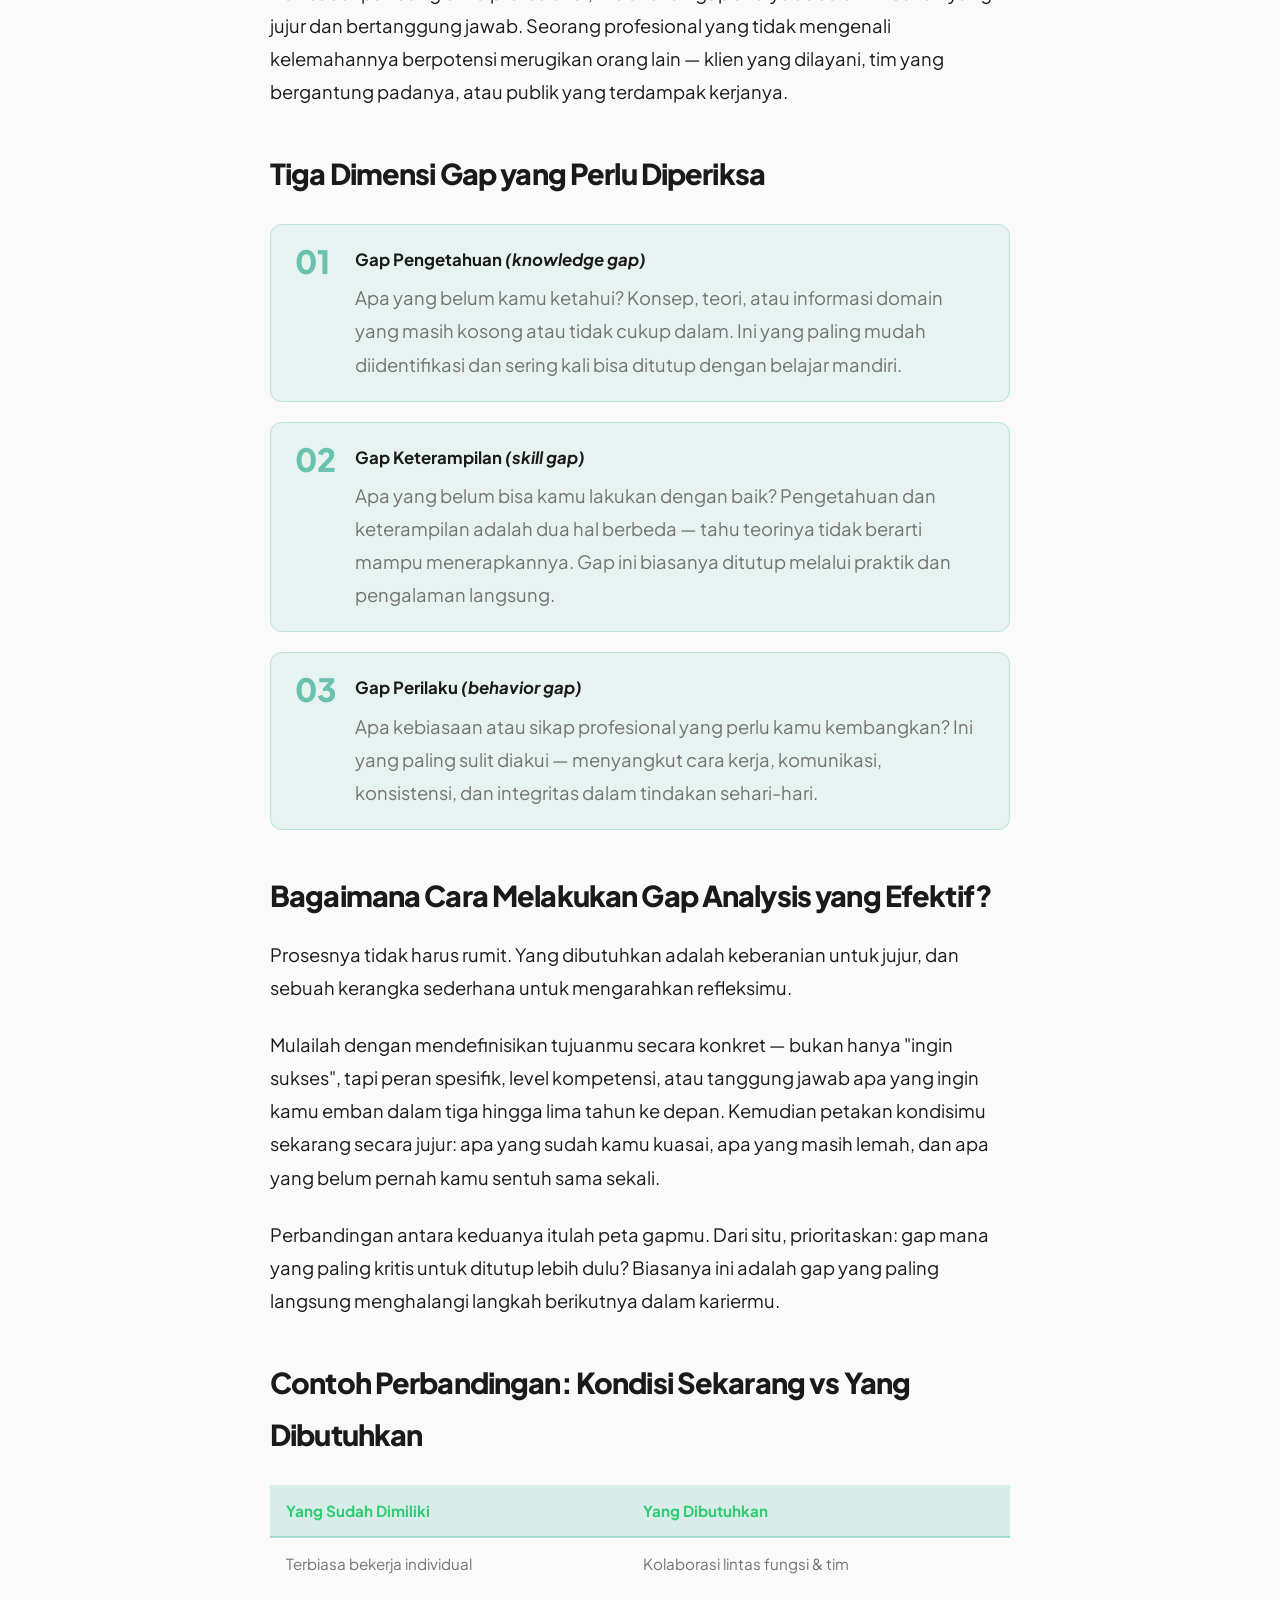
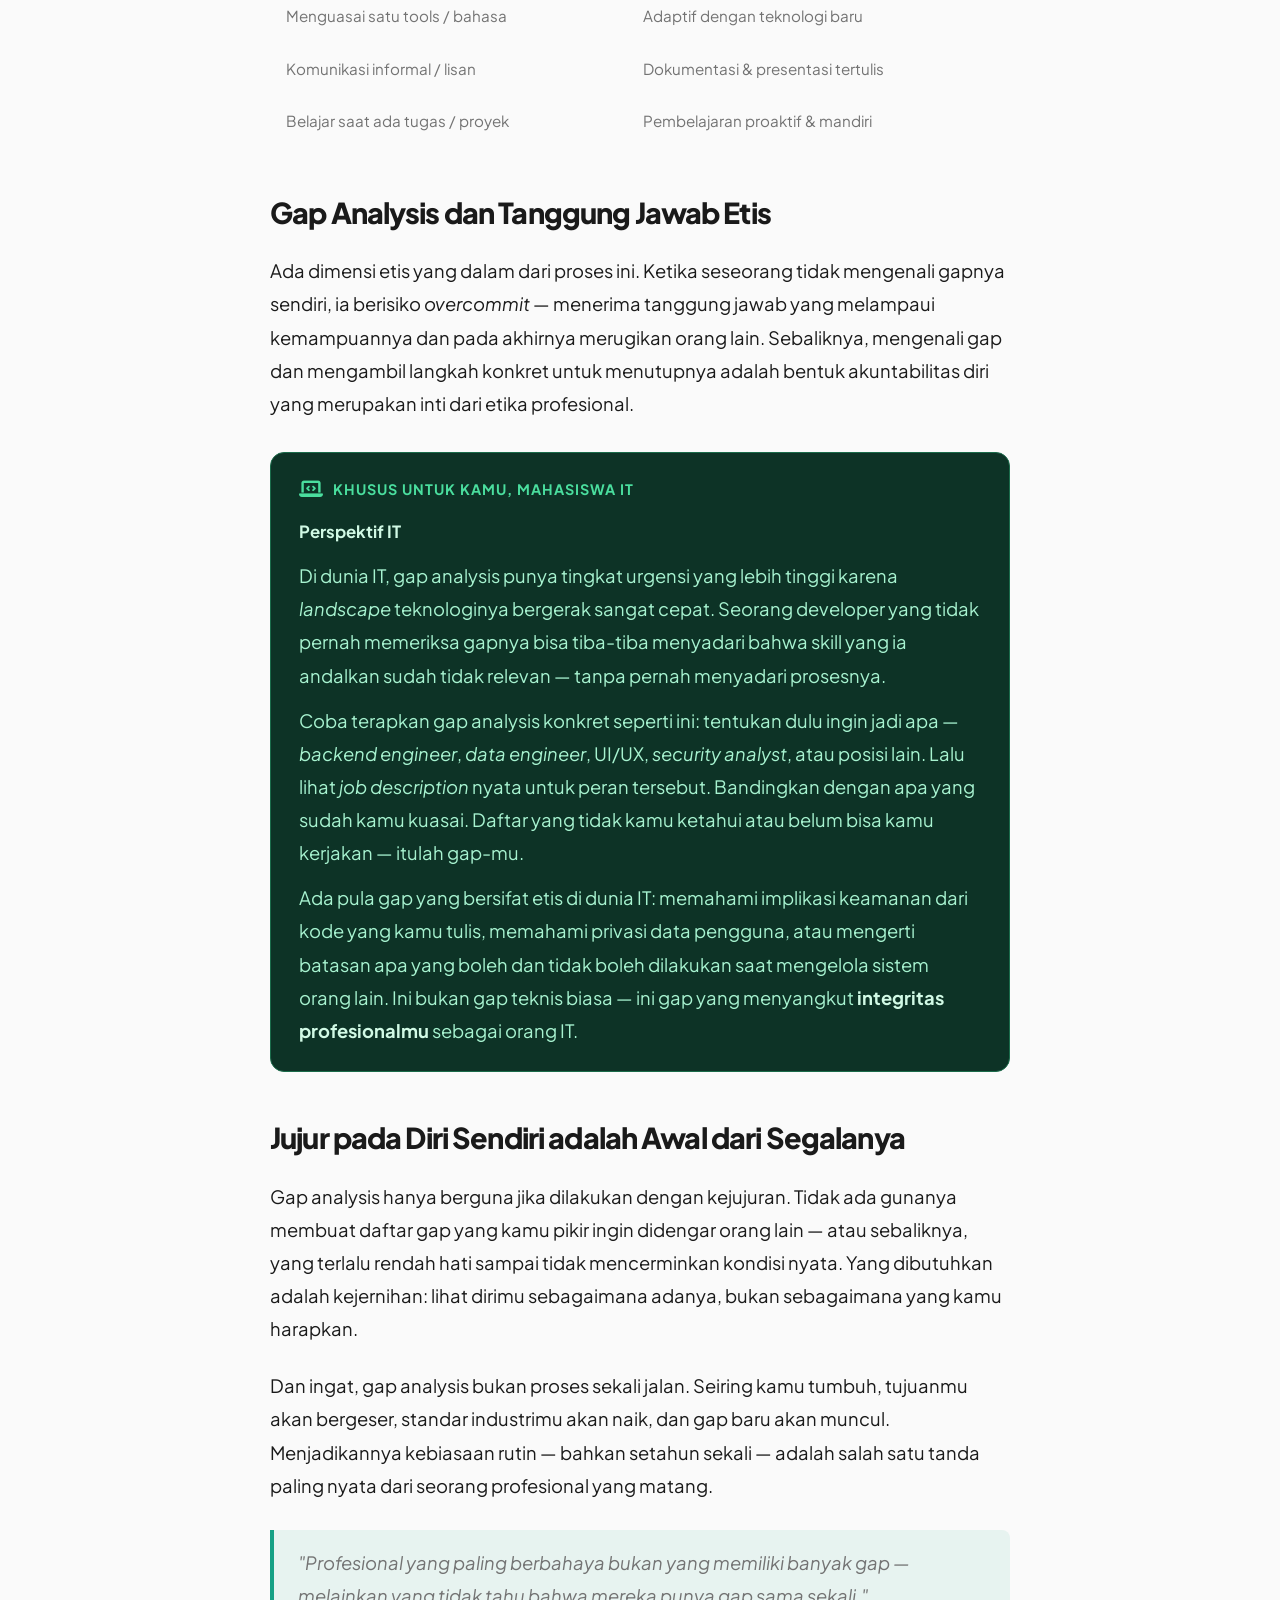
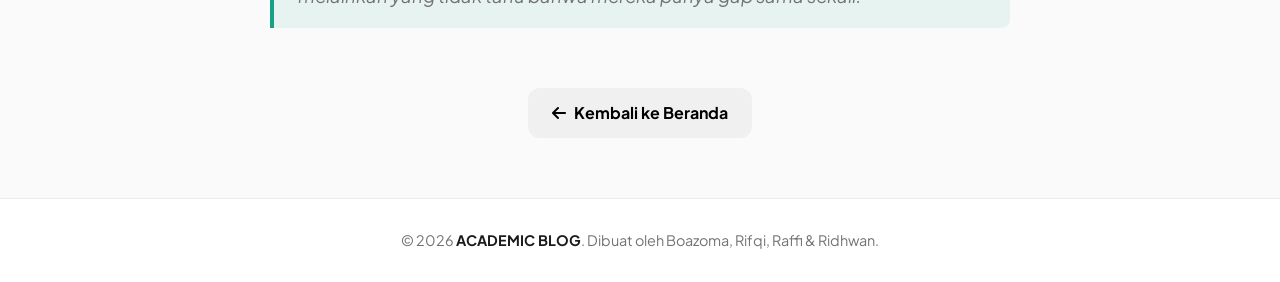
<file: detail-mop.html>
<!DOCTYPE html>
<html lang="id">

<head>
    <meta charset="UTF-8">
    <meta name="viewport" content="width=device-width, initial-scale=1.0">
    <title>Conduct a Gap Analysis | Academic Blog</title>
    <meta name="description"
        content="Sebelum tahu harus ke mana, kamu perlu jujur tentang di mana kamu sekarang — dan seberapa jauh jarak antara keduanya.">
    <link rel="preconnect" href="https://fonts.googleapis.com">
    <link rel="preconnect" href="https://fonts.gstatic.com" crossorigin>
    <link href="https://fonts.googleapis.com/css2?family=Plus+Jakarta+Sans:wght@200..800&display=swap" rel="stylesheet">
    <link rel="stylesheet" href="https://cdnjs.cloudflare.com/ajax/libs/font-awesome/6.4.0/css/all.min.css">
    <link rel="stylesheet" href="style.css">
</head>

<body>

    <!-- NAVBAR -->
    <div class="menu">
        <div class="menu-container">
            <a href="index.html" class="logo">ACADEMIC BLOG</a>
            <input type="checkbox" id="menu-toggle" class="menu-toggle">
            <label for="menu-toggle" class="hamburger">
                <span></span><span></span><span></span>
            </label>
            <nav>
                <a href="index.html">Home</a>
                <a href="about.html">About Us</a>
            </nav>
        </div>
    </div>

    <!-- MAIN BODY -->
    <div class="content-wrapper">
        <div class="dashboard-container">

            <!-- Back Link -->
            <div style="margin-top: 20px;">
                <a href="index.html" class="back-link">
                    <i class="fa-solid fa-arrow-left"></i> Kembali ke Beranda
                </a>
            </div>

            <!-- Post Hero -->
            <div class="post-hero">
                <span class="post-tag">Professional Ethics &bull; Series 2 of 4 &bull; Gap Analysis &bull; ~6 menit baca
                    &bull; General &amp; IT</span>
                <h1>Conduct a Gap Analysis</h1>
                <p
                    style="font-size: 1.15rem; color: var(--text-muted); font-style: italic; margin-top: 12px; line-height: 1.7;">
                    Sebelum tahu harus ke mana, kamu perlu jujur tentang di mana kamu sekarang — dan seberapa jauh jarak
                    antara keduanya.</p>
                <div class="post-author-box">
                    <div class="author-avatar" style="background: linear-gradient(135deg, #16a085, #2ecc71);">
                        <i class="fa-solid fa-magnifying-glass-chart" style="font-size:1.1rem;"></i>
                    </div>
                    <div class="author-meta">
                        <span class="author-name">Developer Team</span>
                        <span class="post-date">Juni 2026 &mdash; General &amp; IT</span>
                    </div>
                </div>
            </div>

            <!-- Hero Banner -->
            <div class="post-main-img">
                <div
                    style="width:100%;height:320px;background:linear-gradient(135deg,#16a085 0%,#2ecc71 100%);display:flex;flex-direction:column;align-items:center;justify-content:center;color:white;gap:16px;">
                    <i class="fa-solid fa-magnifying-glass-chart" style="font-size:5rem;opacity:0.85;"></i>
                    <h2 style="font-weight:800;font-size:1.8rem;letter-spacing:-1px;text-transform:uppercase;">Gap
                        Analysis &mdash; Professional Ethics</h2>
                </div>
            </div>

            <!-- Post Content -->
            <div class="post-body">
                <p>Sudah tahu ingin menjadi profesional seperti apa? Bagus. Tapi ada pertanyaan yang lebih mendasar dan
                    sering diabaikan: di mana kamu sekarang, dan apa yang membuat kamu belum sampai ke sana?</p>

                <p>Inilah esensi dari <strong>gap analysis</strong> — sebuah proses penilaian yang jujur antara kondisi
                    saat ini dengan kondisi yang ingin dicapai. Dalam konteks pengembangan karier dan etika profesional,
                    gap analysis bukan sekadar alat manajemen — ia adalah bentuk kejujuran intelektual terhadap diri
                    sendiri.</p>

                <h2>Apa itu Gap Analysis dalam Karier?</h2>
                <p>Gap analysis karier adalah proses membandingkan dua hal secara sistematis: kompetensi, pengetahuan,
                    dan pengalaman yang sudah kamu miliki sekarang, versus apa yang dibutuhkan untuk mencapai tujuan
                    profesionalmu. Jarak antara keduanya itulah yang disebut <em>gap</em> — dan tugasmu adalah
                    menutupnya secara bertanggung jawab.</p>

                <blockquote
                    style="border-left: 4px solid #16a085; padding: 16px 24px; margin: 28px 0; background: rgba(22,160,133,0.08); border-radius: 0 8px 8px 0; font-style: italic; color: var(--text-muted);">
                    "Gap bukan tanda kegagalan. Gap adalah informasi — sinyal yang menunjukkan ke mana energi dan
                    waktumu paling efektif diarahkan."
                </blockquote>

                <p>Dari sudut pandang etika profesional, melakukan gap analysis adalah tindakan yang jujur dan
                    bertanggung jawab. Seorang profesional yang tidak mengenali kelemahannya berpotensi merugikan orang
                    lain — klien yang dilayani, tim yang bergantung padanya, atau publik yang terdampak kerjanya.</p>

                <h2>Tiga Dimensi Gap yang Perlu Diperiksa</h2>
                <div style="display: flex; flex-direction: column; gap: 20px; margin: 24px 0;">
                    <div
                        style="display: flex; gap: 20px; align-items: flex-start; padding: 20px 24px; background: rgba(22,160,133,0.08); border-radius: 12px; border: 1px solid rgba(22,160,133,0.2);">
                        <span
                            style="font-size: 2rem; font-weight: 800; color: #16a085; opacity: 0.6; line-height: 1; min-width: 40px;">01</span>
                        <div>
                            <strong style="display: block; margin-bottom: 6px; font-size: 1.05rem;">Gap Pengetahuan
                                <em>(knowledge gap)</em></strong>
                            <span style="color: var(--text-muted);">Apa yang belum kamu ketahui? Konsep, teori, atau
                                informasi domain yang masih kosong atau tidak cukup dalam. Ini yang paling mudah
                                diidentifikasi dan sering kali bisa ditutup dengan belajar mandiri.</span>
                        </div>
                    </div>
                    <div
                        style="display: flex; gap: 20px; align-items: flex-start; padding: 20px 24px; background: rgba(22,160,133,0.08); border-radius: 12px; border: 1px solid rgba(22,160,133,0.2);">
                        <span
                            style="font-size: 2rem; font-weight: 800; color: #16a085; opacity: 0.6; line-height: 1; min-width: 40px;">02</span>
                        <div>
                            <strong style="display: block; margin-bottom: 6px; font-size: 1.05rem;">Gap Keterampilan
                                <em>(skill gap)</em></strong>
                            <span style="color: var(--text-muted);">Apa yang belum bisa kamu lakukan dengan baik?
                                Pengetahuan dan keterampilan adalah dua hal berbeda — tahu teorinya tidak berarti mampu
                                menerapkannya. Gap ini biasanya ditutup melalui praktik dan pengalaman langsung.</span>
                        </div>
                    </div>
                    <div
                        style="display: flex; gap: 20px; align-items: flex-start; padding: 20px 24px; background: rgba(22,160,133,0.08); border-radius: 12px; border: 1px solid rgba(22,160,133,0.2);">
                        <span
                            style="font-size: 2rem; font-weight: 800; color: #16a085; opacity: 0.6; line-height: 1; min-width: 40px;">03</span>
                        <div>
                            <strong style="display: block; margin-bottom: 6px; font-size: 1.05rem;">Gap Perilaku
                                <em>(behavior gap)</em></strong>
                            <span style="color: var(--text-muted);">Apa kebiasaan atau sikap profesional yang perlu kamu
                                kembangkan? Ini yang paling sulit diakui — menyangkut cara kerja, komunikasi,
                                konsistensi, dan integritas dalam tindakan sehari-hari.</span>
                        </div>
                    </div>
                </div>

                <h2>Bagaimana Cara Melakukan Gap Analysis yang Efektif?</h2>
                <p>Prosesnya tidak harus rumit. Yang dibutuhkan adalah keberanian untuk jujur, dan sebuah kerangka
                    sederhana untuk mengarahkan refleksimu.</p>

                <p>Mulailah dengan mendefinisikan tujuanmu secara konkret — bukan hanya "ingin sukses", tapi peran
                    spesifik, level kompetensi, atau tanggung jawab apa yang ingin kamu emban dalam tiga hingga lima
                    tahun ke depan. Kemudian petakan kondisimu sekarang secara jujur: apa yang sudah kamu kuasai, apa
                    yang masih lemah, dan apa yang belum pernah kamu sentuh sama sekali.</p>

                <p>Perbandingan antara keduanya itulah peta gapmu. Dari situ, prioritaskan: gap mana yang paling kritis
                    untuk ditutup lebih dulu? Biasanya ini adalah gap yang paling langsung menghalangi langkah
                    berikutnya dalam kariermu.</p>

                <h2>Contoh Perbandingan: Kondisi Sekarang vs Yang Dibutuhkan</h2>
                <div style="overflow-x: auto; margin: 24px 0;">
                    <table style="width: 100%; border-collapse: collapse; font-size: 0.95rem;">
                        <thead>
                            <tr style="background: rgba(22,160,133,0.15);">
                                <th
                                    style="padding: 12px 16px; text-align: left; border-bottom: 2px solid rgba(22,160,133,0.3); color: #2ecc71; font-weight: 700;">
                                    Yang Sudah Dimiliki</th>
                                <th
                                    style="padding: 12px 16px; text-align: left; border-bottom: 2px solid rgba(22,160,133,0.3); color: #2ecc71; font-weight: 700;">
                                    Yang Dibutuhkan</th>
                            </tr>
                        </thead>
                        <tbody>
                            <tr style="border-bottom: 1px solid rgba(255,255,255,0.06);">
                                <td style="padding: 12px 16px; color: var(--text-muted);">Terbiasa bekerja individual
                                </td>
                                <td style="padding: 12px 16px; color: var(--text-muted);">Kolaborasi lintas fungsi &amp;
                                    tim</td>
                            </tr>
                            <tr style="border-bottom: 1px solid rgba(255,255,255,0.06);">
                                <td style="padding: 12px 16px; color: var(--text-muted);">Menguasai satu tools / bahasa
                                </td>
                                <td style="padding: 12px 16px; color: var(--text-muted);">Adaptif dengan teknologi baru
                                </td>
                            </tr>
                            <tr style="border-bottom: 1px solid rgba(255,255,255,0.06);">
                                <td style="padding: 12px 16px; color: var(--text-muted);">Komunikasi informal / lisan
                                </td>
                                <td style="padding: 12px 16px; color: var(--text-muted);">Dokumentasi &amp; presentasi
                                    tertulis</td>
                            </tr>
                            <tr>
                                <td style="padding: 12px 16px; color: var(--text-muted);">Belajar saat ada tugas /
                                    proyek</td>
                                <td style="padding: 12px 16px; color: var(--text-muted);">Pembelajaran proaktif &amp;
                                    mandiri</td>
                            </tr>
                        </tbody>
                    </table>
                </div>

                <h2>Gap Analysis dan Tanggung Jawab Etis</h2>
                <p>Ada dimensi etis yang dalam dari proses ini. Ketika seseorang tidak mengenali gapnya sendiri, ia
                    berisiko <em>overcommit</em> — menerima tanggung jawab yang melampaui kemampuannya dan pada akhirnya
                    merugikan orang lain. Sebaliknya, mengenali gap dan mengambil langkah konkret untuk menutupnya
                    adalah bentuk akuntabilitas diri yang merupakan inti dari etika profesional.</p>

                <div
                    style="margin: 32px 0; padding: 24px 28px; background: #0d3326; border-radius: 14px; border: 1px solid #1a6b4a;">
                    <div style="display: flex; align-items: center; gap: 10px; margin-bottom: 14px;">
                        <i class="fa-solid fa-laptop-code" style="color: #4ade9e; font-size: 1.2rem;"></i>
                        <strong
                            style="color: #4ade9e; font-size: 0.9rem; letter-spacing: 1px; text-transform: uppercase;">Khusus
                            untuk kamu, mahasiswa IT</strong>
                    </div>
                    <p style="margin: 0 0 12px 0; font-weight: 700; font-size: 1.05rem; color: #d1fae5;">Perspektif IT
                    </p>
                    <p style="margin: 0; color: #a7f3d0; line-height: 1.8;">Di dunia IT, gap analysis punya tingkat
                        urgensi yang lebih tinggi karena <em>landscape</em> teknologinya bergerak sangat cepat. Seorang
                        developer yang tidak pernah memeriksa gapnya bisa tiba-tiba menyadari bahwa skill yang ia
                        andalkan sudah tidak relevan — tanpa pernah menyadari prosesnya.</p>
                    <p style="margin: 12px 0 0 0; color: #a7f3d0; line-height: 1.8;">Coba terapkan gap analysis konkret
                        seperti ini: tentukan dulu ingin jadi apa — <em>backend engineer</em>, <em>data engineer</em>,
                        UI/UX, <em>security analyst</em>, atau posisi lain. Lalu lihat <em>job description</em> nyata
                        untuk peran tersebut. Bandingkan dengan apa yang sudah kamu kuasai. Daftar yang tidak kamu
                        ketahui atau belum bisa kamu kerjakan — itulah gap-mu.</p>
                    <p style="margin: 12px 0 0 0; color: #a7f3d0; line-height: 1.8;">Ada pula gap yang bersifat etis di
                        dunia IT: memahami implikasi keamanan dari kode yang kamu tulis, memahami privasi data pengguna,
                        atau mengerti batasan apa yang boleh dan tidak boleh dilakukan saat mengelola sistem orang lain.
                        Ini bukan gap teknis biasa — ini gap yang menyangkut <strong style="color: #d1fae5;">integritas
                            profesionalmu</strong> sebagai orang IT.</p>
                </div>

                <h2>Jujur pada Diri Sendiri adalah Awal dari Segalanya</h2>
                <p>Gap analysis hanya berguna jika dilakukan dengan kejujuran. Tidak ada gunanya membuat daftar gap yang
                    kamu pikir ingin didengar orang lain — atau sebaliknya, yang terlalu rendah hati sampai tidak
                    mencerminkan kondisi nyata. Yang dibutuhkan adalah kejernihan: lihat dirimu sebagaimana adanya,
                    bukan sebagaimana yang kamu harapkan.</p>

                <p>Dan ingat, gap analysis bukan proses sekali jalan. Seiring kamu tumbuh, tujuanmu akan bergeser,
                    standar industrimu akan naik, dan gap baru akan muncul. Menjadikannya kebiasaan rutin — bahkan
                    setahun sekali — adalah salah satu tanda paling nyata dari seorang profesional yang matang.</p>

                <blockquote
                    style="border-left: 4px solid #16a085; padding: 16px 24px; margin: 28px 0; background: rgba(22,160,133,0.08); border-radius: 0 8px 8px 0; font-style: italic; color: var(--text-muted);">
                    "Profesional yang paling berbahaya bukan yang memiliki banyak gap — melainkan yang tidak tahu bahwa
                    mereka punya gap sama sekali."
                </blockquote>
            </div>

            <!-- Back Button -->
            <div class="back-nav">
                <a href="index.html" class="btn-secondary">
                    <i class="fa-solid fa-arrow-left"></i> Kembali ke Beranda
                </a>
            </div>

        </div>
    </div>

    <!-- FOOTER -->
    <footer>
        <div style="max-width: var(--max-w); margin: 0 auto;">
            <p>&copy; 2026 <strong style="color: var(--text-main);">ACADEMIC BLOG</strong>. Dibuat oleh Boazoma, Rifqi,
                Raffi &amp; Ridhwan.</p>
        </div>
    </footer>

</body>

</html>
</file>
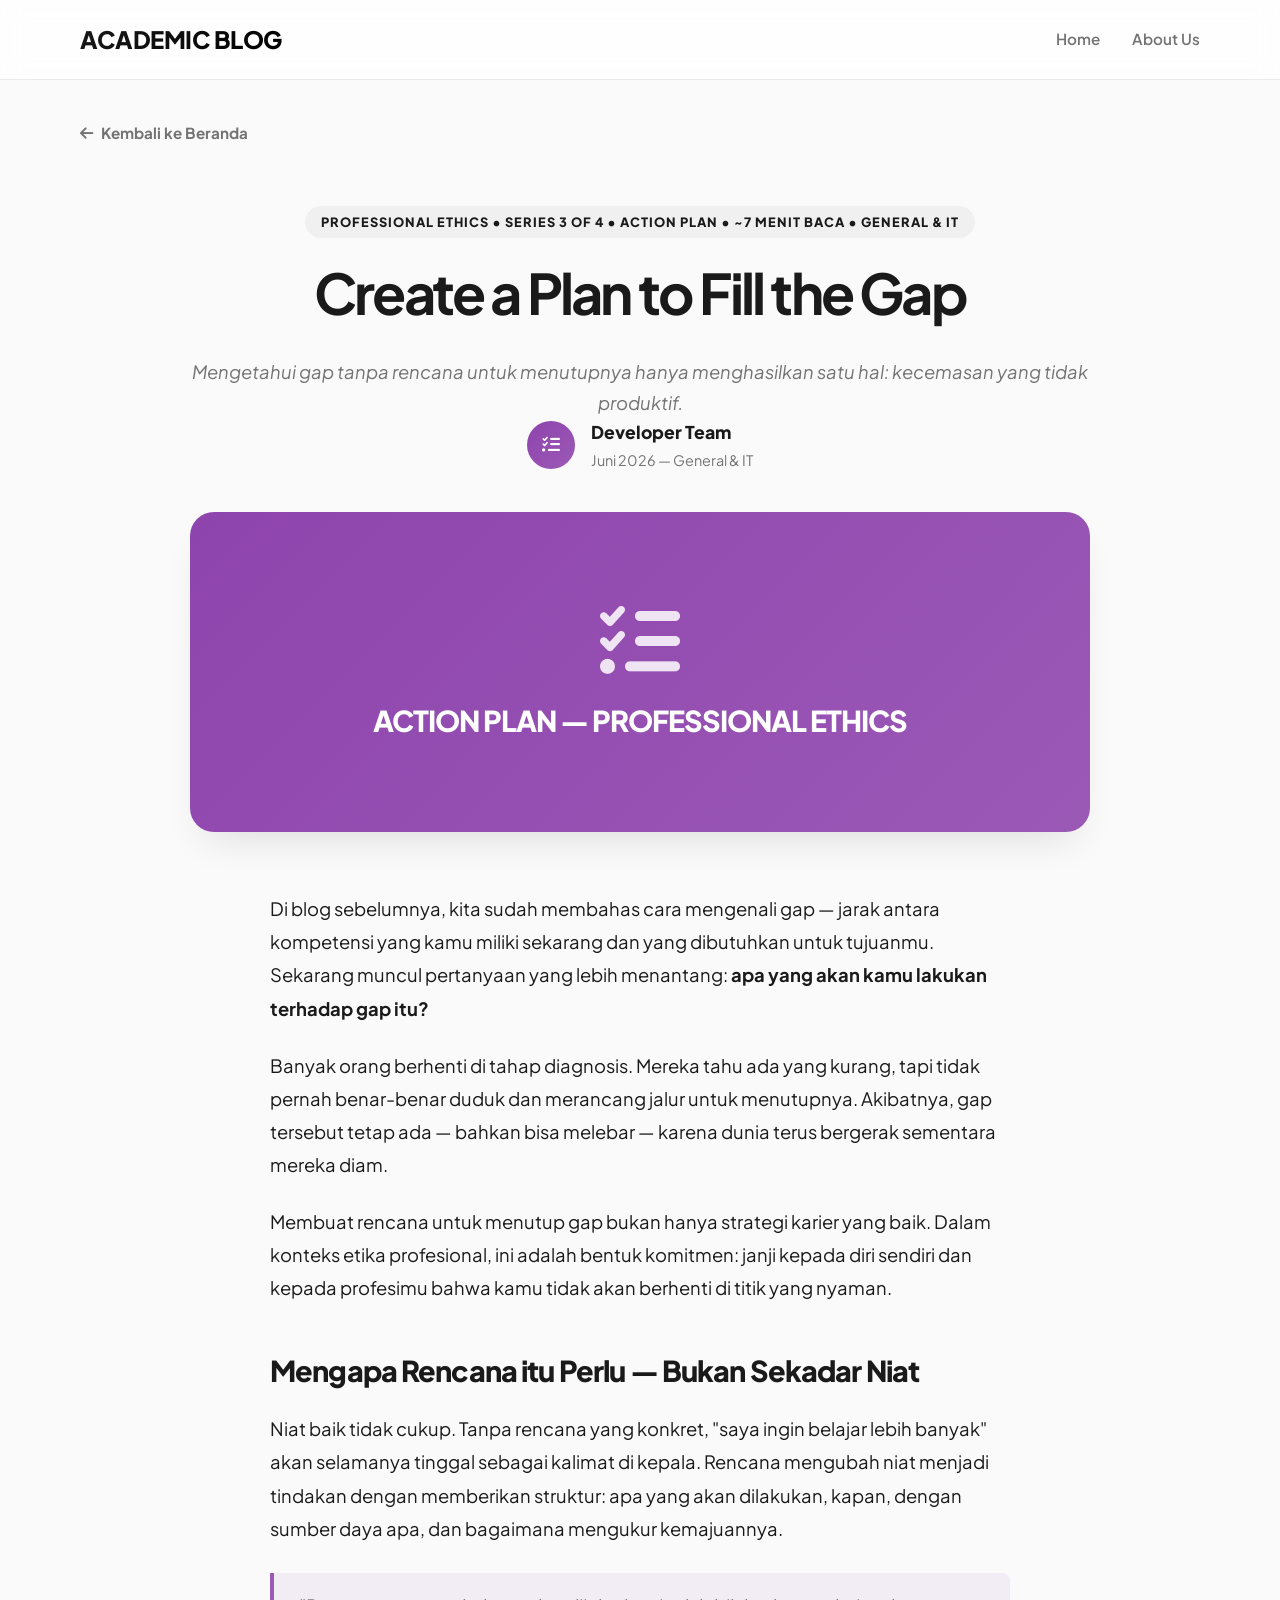
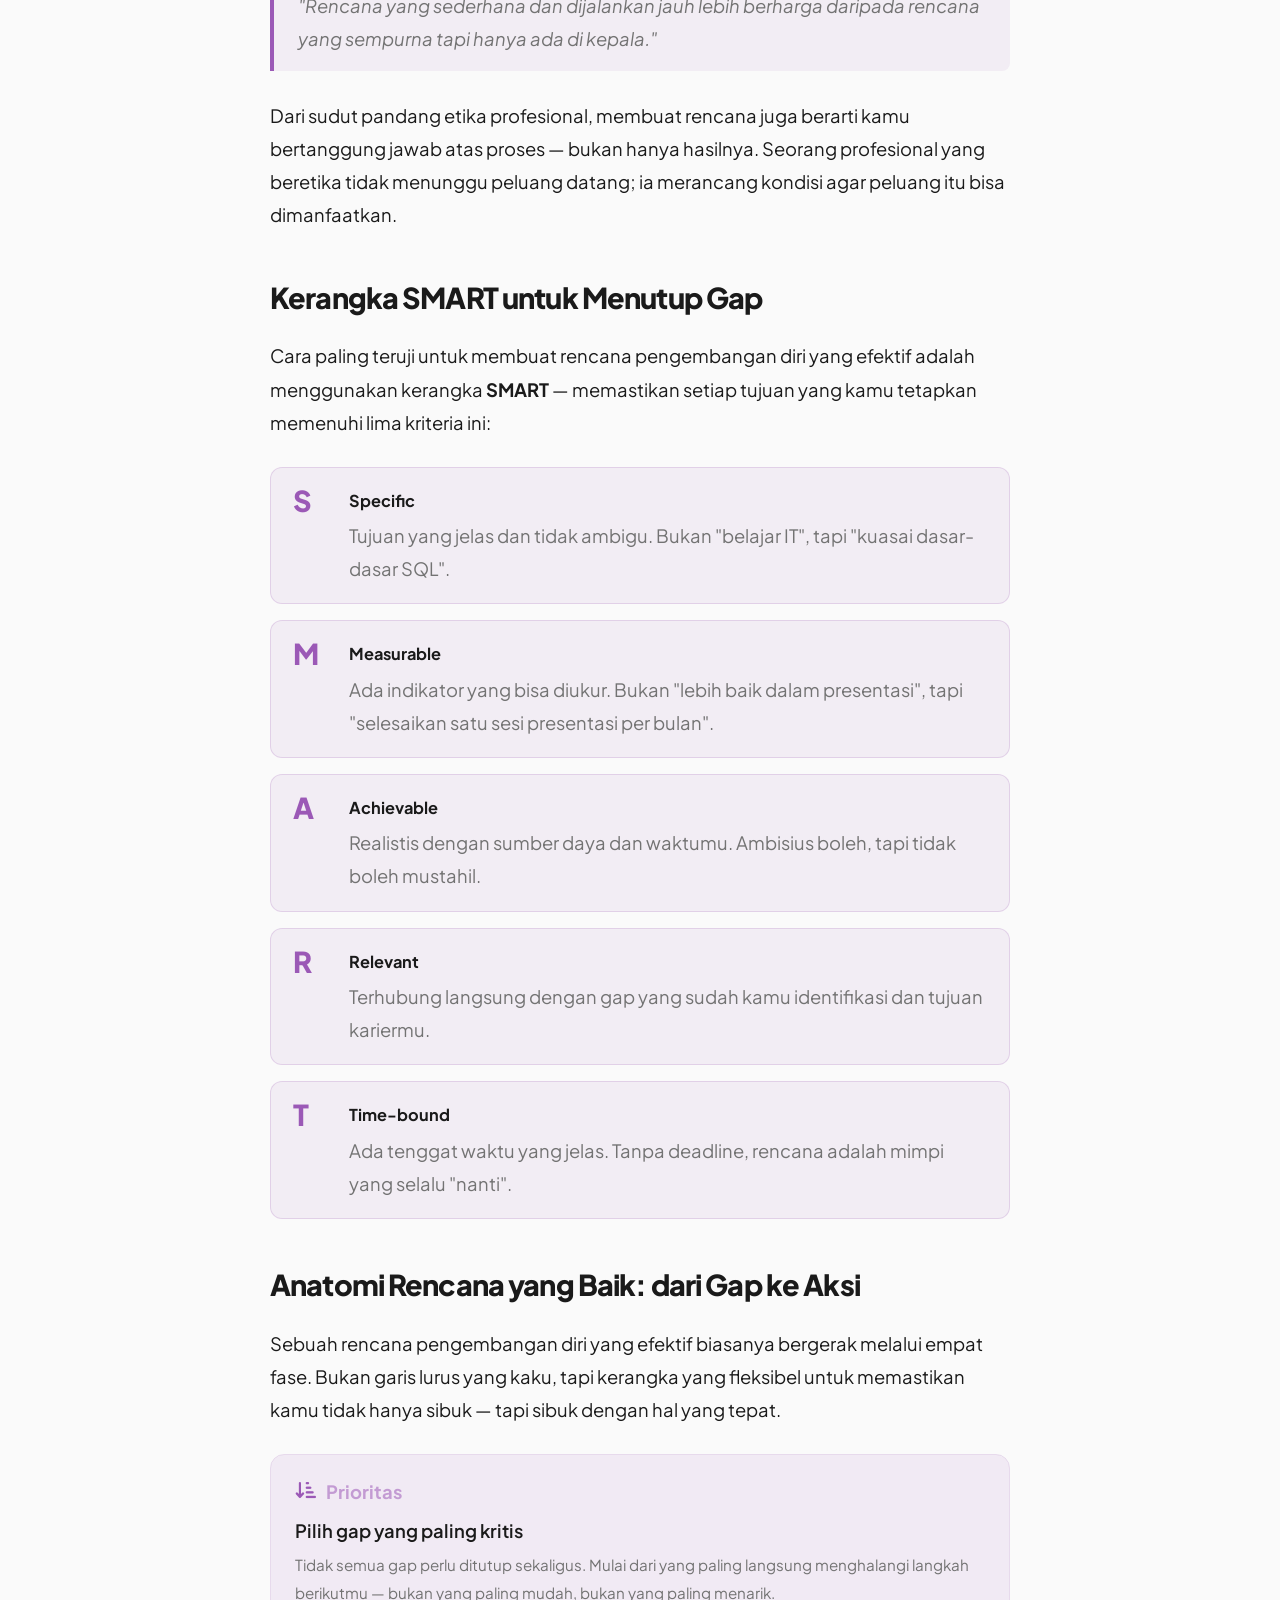
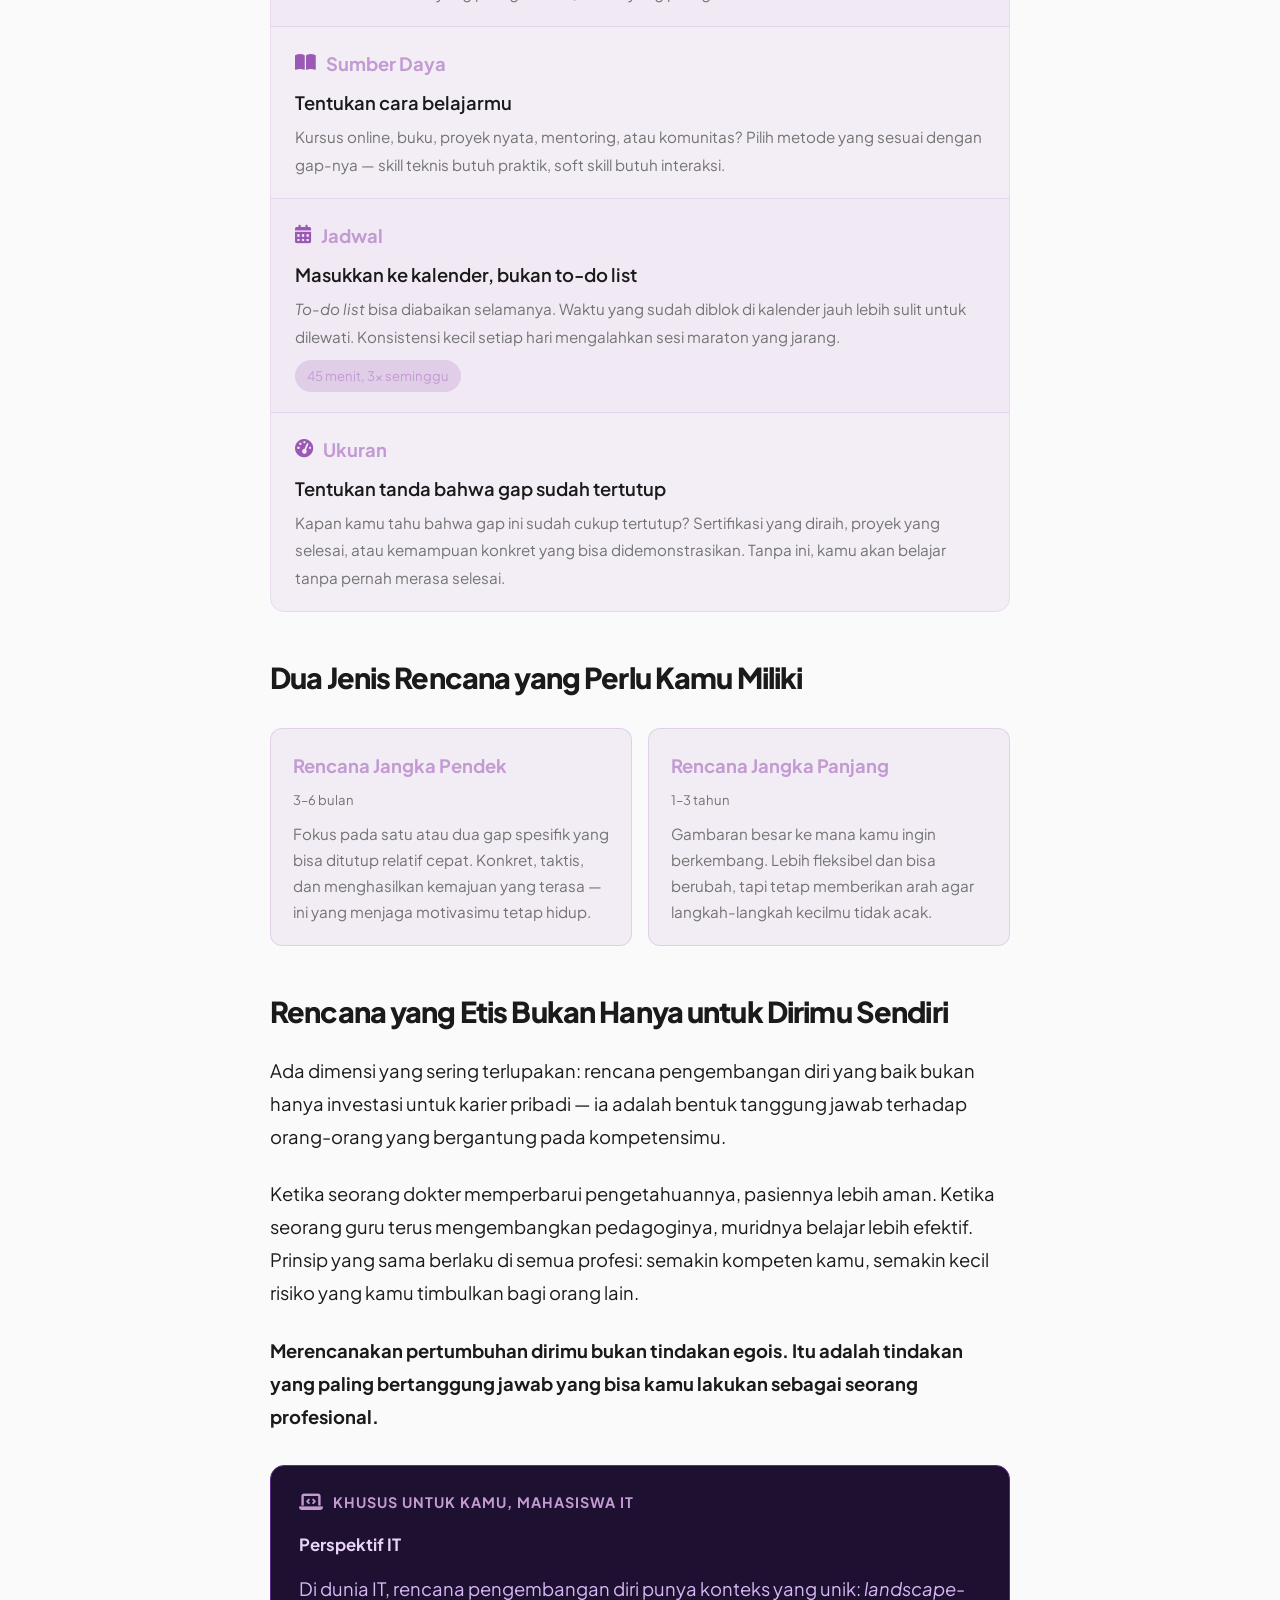
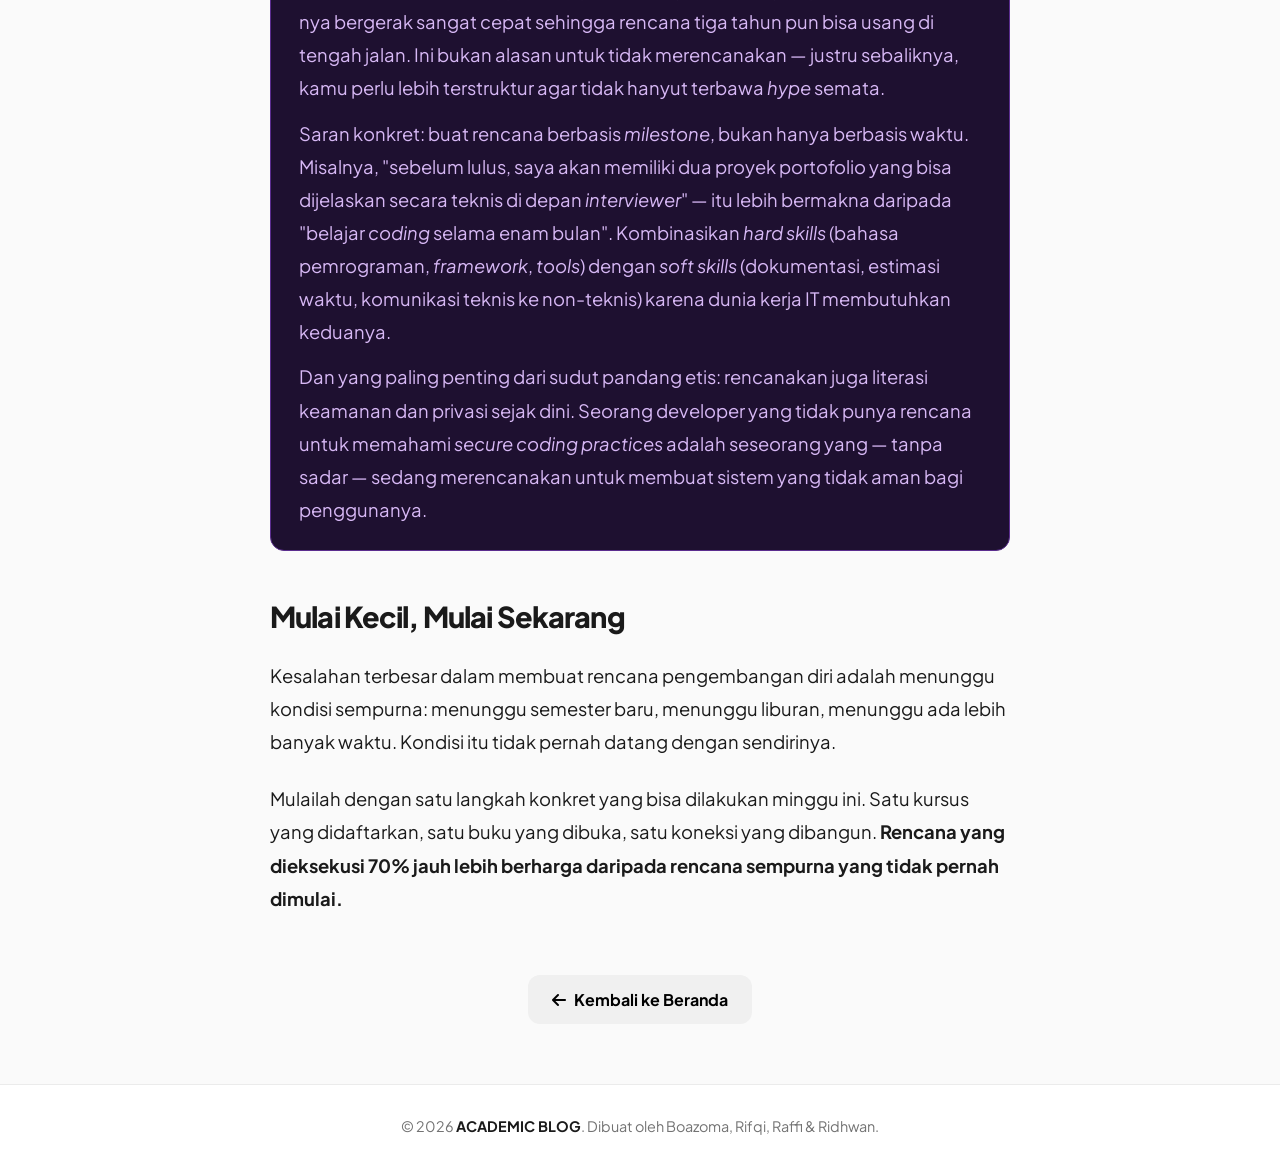
<file: detail-mopp.html>
<!DOCTYPE html>
<html lang="id">

<head>
    <meta charset="UTF-8">
    <meta name="viewport" content="width=device-width, initial-scale=1.0">
    <title>Create a Plan to Fill the Gap | Academic Blog</title>
    <meta name="description"
        content="Mengetahui gap tanpa rencana untuk menutupnya hanya menghasilkan satu hal: kecemasan yang tidak produktif.">
    <link rel="preconnect" href="https://fonts.googleapis.com">
    <link rel="preconnect" href="https://fonts.gstatic.com" crossorigin>
    <link href="https://fonts.googleapis.com/css2?family=Plus+Jakarta+Sans:wght@200..800&display=swap" rel="stylesheet">
    <link rel="stylesheet" href="https://cdnjs.cloudflare.com/ajax/libs/font-awesome/6.4.0/css/all.min.css">
    <link rel="stylesheet" href="style.css">
</head>

<body>

    <!-- NAVBAR -->
    <div class="menu">
        <div class="menu-container">
            <a href="index.html" class="logo">ACADEMIC BLOG</a>
            <input type="checkbox" id="menu-toggle" class="menu-toggle">
            <label for="menu-toggle" class="hamburger">
                <span></span><span></span><span></span>
            </label>
            <nav>
                <a href="index.html">Home</a>
                <a href="about.html">About Us</a>
            </nav>
        </div>
    </div>

    <!-- MAIN BODY -->
    <div class="content-wrapper">
        <div class="dashboard-container">

            <!-- Back Link -->
            <div style="margin-top: 20px;">
                <a href="index.html" class="back-link">
                    <i class="fa-solid fa-arrow-left"></i> Kembali ke Beranda
                </a>
            </div>

            <!-- Post Hero -->
            <div class="post-hero">
                <span class="post-tag">Professional Ethics &bull; Series 3 of 4 &bull; Action Plan &bull; ~7 menit baca
                    &bull; General &amp; IT</span>
                <h1>Create a Plan to Fill the Gap</h1>
                <p
                    style="font-size: 1.15rem; color: var(--text-muted); font-style: italic; margin-top: 12px; line-height: 1.7;">
                    Mengetahui gap tanpa rencana untuk menutupnya hanya menghasilkan satu hal: kecemasan yang tidak
                    produktif.</p>
                <div class="post-author-box">
                    <div class="author-avatar" style="background: linear-gradient(135deg, #8e44ad, #9b59b6);">
                        <i class="fa-solid fa-list-check" style="font-size:1.1rem;"></i>
                    </div>
                    <div class="author-meta">
                        <span class="author-name">Developer Team</span>
                        <span class="post-date">Juni 2026 &mdash; General &amp; IT</span>
                    </div>
                </div>
            </div>

            <!-- Hero Banner -->
            <div class="post-main-img">
                <div
                    style="width:100%;height:320px;background:linear-gradient(135deg,#8e44ad 0%,#9b59b6 100%);display:flex;flex-direction:column;align-items:center;justify-content:center;color:white;gap:16px;">
                    <i class="fa-solid fa-list-check" style="font-size:5rem;opacity:0.85;"></i>
                    <h2 style="font-weight:800;font-size:1.8rem;letter-spacing:-1px;text-transform:uppercase;">Action
                        Plan &mdash; Professional Ethics</h2>
                </div>
            </div>

            <!-- Post Content -->
            <div class="post-body">
                <p>Di blog sebelumnya, kita sudah membahas cara mengenali gap — jarak antara kompetensi yang kamu miliki
                    sekarang dan yang dibutuhkan untuk tujuanmu. Sekarang muncul pertanyaan yang lebih menantang:
                    <strong>apa yang akan kamu lakukan terhadap gap itu?</strong>
                </p>

                <p>Banyak orang berhenti di tahap diagnosis. Mereka tahu ada yang kurang, tapi tidak pernah benar-benar
                    duduk dan merancang jalur untuk menutupnya. Akibatnya, gap tersebut tetap ada — bahkan bisa melebar
                    — karena dunia terus bergerak sementara mereka diam.</p>

                <p>Membuat rencana untuk menutup gap bukan hanya strategi karier yang baik. Dalam konteks etika
                    profesional, ini adalah bentuk komitmen: janji kepada diri sendiri dan kepada profesimu bahwa kamu
                    tidak akan berhenti di titik yang nyaman.</p>

                <h2>Mengapa Rencana itu Perlu — Bukan Sekadar Niat</h2>
                <p>Niat baik tidak cukup. Tanpa rencana yang konkret, "saya ingin belajar lebih banyak" akan selamanya
                    tinggal sebagai kalimat di kepala. Rencana mengubah niat menjadi tindakan dengan memberikan
                    struktur: apa yang akan dilakukan, kapan, dengan sumber daya apa, dan bagaimana mengukur
                    kemajuannya.</p>

                <blockquote
                    style="border-left: 4px solid #9b59b6; padding: 16px 24px; margin: 28px 0; background: rgba(155,89,182,0.08); border-radius: 0 8px 8px 0; font-style: italic; color: var(--text-muted);">
                    "Rencana yang sederhana dan dijalankan jauh lebih berharga daripada rencana yang sempurna tapi hanya
                    ada di kepala."
                </blockquote>

                <p>Dari sudut pandang etika profesional, membuat rencana juga berarti kamu bertanggung jawab atas proses
                    — bukan hanya hasilnya. Seorang profesional yang beretika tidak menunggu peluang datang; ia
                    merancang kondisi agar peluang itu bisa dimanfaatkan.</p>

                <h2>Kerangka SMART untuk Menutup Gap</h2>
                <p>Cara paling teruji untuk membuat rencana pengembangan diri yang efektif adalah menggunakan kerangka
                    <strong>SMART</strong> — memastikan setiap tujuan yang kamu tetapkan memenuhi lima kriteria ini:
                </p>

                <div style="display: flex; flex-direction: column; gap: 16px; margin: 28px 0;">
                    <div
                        style="display: flex; gap: 20px; align-items: flex-start; padding: 18px 22px; background: rgba(155,89,182,0.08); border-radius: 12px; border: 1px solid rgba(155,89,182,0.2);">
                        <span
                            style="font-size: 1.8rem; font-weight: 900; color: #9b59b6; line-height: 1; min-width: 36px;">S</span>
                        <div>
                            <strong style="display: block; margin-bottom: 4px; font-size: 1.02rem;">Specific</strong>
                            <span style="color: var(--text-muted);">Tujuan yang jelas dan tidak ambigu. Bukan "belajar
                                IT", tapi "kuasai dasar-dasar SQL".</span>
                        </div>
                    </div>
                    <div
                        style="display: flex; gap: 20px; align-items: flex-start; padding: 18px 22px; background: rgba(155,89,182,0.08); border-radius: 12px; border: 1px solid rgba(155,89,182,0.2);">
                        <span
                            style="font-size: 1.8rem; font-weight: 900; color: #9b59b6; line-height: 1; min-width: 36px;">M</span>
                        <div>
                            <strong style="display: block; margin-bottom: 4px; font-size: 1.02rem;">Measurable</strong>
                            <span style="color: var(--text-muted);">Ada indikator yang bisa diukur. Bukan "lebih baik
                                dalam presentasi", tapi "selesaikan satu sesi presentasi per bulan".</span>
                        </div>
                    </div>
                    <div
                        style="display: flex; gap: 20px; align-items: flex-start; padding: 18px 22px; background: rgba(155,89,182,0.08); border-radius: 12px; border: 1px solid rgba(155,89,182,0.2);">
                        <span
                            style="font-size: 1.8rem; font-weight: 900; color: #9b59b6; line-height: 1; min-width: 36px;">A</span>
                        <div>
                            <strong style="display: block; margin-bottom: 4px; font-size: 1.02rem;">Achievable</strong>
                            <span style="color: var(--text-muted);">Realistis dengan sumber daya dan waktumu. Ambisius
                                boleh, tapi tidak boleh mustahil.</span>
                        </div>
                    </div>
                    <div
                        style="display: flex; gap: 20px; align-items: flex-start; padding: 18px 22px; background: rgba(155,89,182,0.08); border-radius: 12px; border: 1px solid rgba(155,89,182,0.2);">
                        <span
                            style="font-size: 1.8rem; font-weight: 900; color: #9b59b6; line-height: 1; min-width: 36px;">R</span>
                        <div>
                            <strong style="display: block; margin-bottom: 4px; font-size: 1.02rem;">Relevant</strong>
                            <span style="color: var(--text-muted);">Terhubung langsung dengan gap yang sudah kamu
                                identifikasi dan tujuan kariermu.</span>
                        </div>
                    </div>
                    <div
                        style="display: flex; gap: 20px; align-items: flex-start; padding: 18px 22px; background: rgba(155,89,182,0.08); border-radius: 12px; border: 1px solid rgba(155,89,182,0.2);">
                        <span
                            style="font-size: 1.8rem; font-weight: 900; color: #9b59b6; line-height: 1; min-width: 36px;">T</span>
                        <div>
                            <strong style="display: block; margin-bottom: 4px; font-size: 1.02rem;">Time-bound</strong>
                            <span style="color: var(--text-muted);">Ada tenggat waktu yang jelas. Tanpa deadline,
                                rencana adalah mimpi yang selalu "nanti".</span>
                        </div>
                    </div>
                </div>

                <h2>Anatomi Rencana yang Baik: dari Gap ke Aksi</h2>
                <p>Sebuah rencana pengembangan diri yang efektif biasanya bergerak melalui empat fase. Bukan garis lurus
                    yang kaku, tapi kerangka yang fleksibel untuk memastikan kamu tidak hanya sibuk — tapi sibuk dengan
                    hal yang tepat.</p>

                <div
                    style="display: flex; flex-direction: column; gap: 0; margin: 28px 0; border: 1px solid rgba(155,89,182,0.2); border-radius: 14px; overflow: hidden;">
                    <div
                        style="padding: 20px 24px; background: rgba(155,89,182,0.1); border-bottom: 1px solid rgba(155,89,182,0.15);">
                        <div style="display: flex; align-items: center; gap: 10px; margin-bottom: 6px;">
                            <i class="fa-solid fa-arrow-down-short-wide" style="color: #9b59b6;"></i>
                            <strong style="color: #c39bd3;">Prioritas</strong>
                        </div>
                        <p style="margin: 0 0 4px 0; font-weight: 600;">Pilih gap yang paling kritis</p>
                        <p style="margin: 0; color: var(--text-muted); font-size: 0.95rem;">Tidak semua gap perlu
                            ditutup sekaligus. Mulai dari yang paling langsung menghalangi langkah berikutmu — bukan
                            yang paling mudah, bukan yang paling menarik.</p>
                    </div>
                    <div
                        style="padding: 20px 24px; background: rgba(155,89,182,0.07); border-bottom: 1px solid rgba(155,89,182,0.15);">
                        <div style="display: flex; align-items: center; gap: 10px; margin-bottom: 6px;">
                            <i class="fa-solid fa-book-open" style="color: #9b59b6;"></i>
                            <strong style="color: #c39bd3;">Sumber Daya</strong>
                        </div>
                        <p style="margin: 0 0 4px 0; font-weight: 600;">Tentukan cara belajarmu</p>
                        <p style="margin: 0; color: var(--text-muted); font-size: 0.95rem;">Kursus online, buku, proyek
                            nyata, mentoring, atau komunitas? Pilih metode yang sesuai dengan gap-nya — skill teknis
                            butuh praktik, soft skill butuh interaksi.</p>
                    </div>
                    <div
                        style="padding: 20px 24px; background: rgba(155,89,182,0.1); border-bottom: 1px solid rgba(155,89,182,0.15);">
                        <div style="display: flex; align-items: center; gap: 10px; margin-bottom: 6px;">
                            <i class="fa-solid fa-calendar-days" style="color: #9b59b6;"></i>
                            <strong style="color: #c39bd3;">Jadwal</strong>
                        </div>
                        <p style="margin: 0 0 4px 0; font-weight: 600;">Masukkan ke kalender, bukan to-do list</p>
                        <p style="margin: 0; color: var(--text-muted); font-size: 0.95rem;"><em>To-do list</em> bisa
                            diabaikan selamanya. Waktu yang sudah diblok di kalender jauh lebih sulit untuk dilewati.
                            Konsistensi kecil setiap hari mengalahkan sesi maraton yang jarang.</p>
                        <span
                            style="display: inline-block; margin-top: 10px; padding: 4px 12px; background: rgba(155,89,182,0.2); border-radius: 20px; font-size: 0.82rem; color: #c39bd3;">45
                            menit, 3x seminggu</span>
                    </div>
                    <div style="padding: 20px 24px; background: rgba(155,89,182,0.07);">
                        <div style="display: flex; align-items: center; gap: 10px; margin-bottom: 6px;">
                            <i class="fa-solid fa-gauge-high" style="color: #9b59b6;"></i>
                            <strong style="color: #c39bd3;">Ukuran</strong>
                        </div>
                        <p style="margin: 0 0 4px 0; font-weight: 600;">Tentukan tanda bahwa gap sudah tertutup</p>
                        <p style="margin: 0; color: var(--text-muted); font-size: 0.95rem;">Kapan kamu tahu bahwa gap
                            ini sudah cukup tertutup? Sertifikasi yang diraih, proyek yang selesai, atau kemampuan
                            konkret yang bisa didemonstrasikan. Tanpa ini, kamu akan belajar tanpa pernah merasa
                            selesai.</p>
                    </div>
                </div>

                <h2>Dua Jenis Rencana yang Perlu Kamu Miliki</h2>
                <div style="display: grid; grid-template-columns: 1fr 1fr; gap: 16px; margin: 24px 0;">
                    <div
                        style="padding: 20px 22px; background: rgba(155,89,182,0.08); border-radius: 12px; border: 1px solid rgba(155,89,182,0.2);">
                        <strong style="display: block; margin-bottom: 6px; color: #c39bd3;">Rencana Jangka
                            Pendek</strong>
                        <span
                            style="font-size: 0.82rem; color: var(--text-muted); display: block; margin-bottom: 10px;">3–6
                            bulan</span>
                        <p style="margin: 0; color: var(--text-muted); font-size: 0.95rem; line-height: 1.7;">Fokus pada
                            satu atau dua gap spesifik yang bisa ditutup relatif cepat. Konkret, taktis, dan
                            menghasilkan kemajuan yang terasa — ini yang menjaga motivasimu tetap hidup.</p>
                    </div>
                    <div
                        style="padding: 20px 22px; background: rgba(155,89,182,0.08); border-radius: 12px; border: 1px solid rgba(155,89,182,0.2);">
                        <strong style="display: block; margin-bottom: 6px; color: #c39bd3;">Rencana Jangka
                            Panjang</strong>
                        <span
                            style="font-size: 0.82rem; color: var(--text-muted); display: block; margin-bottom: 10px;">1–3
                            tahun</span>
                        <p style="margin: 0; color: var(--text-muted); font-size: 0.95rem; line-height: 1.7;">Gambaran
                            besar ke mana kamu ingin berkembang. Lebih fleksibel dan bisa berubah, tapi tetap memberikan
                            arah agar langkah-langkah kecilmu tidak acak.</p>
                    </div>
                </div>

                <h2>Rencana yang Etis Bukan Hanya untuk Dirimu Sendiri</h2>
                <p>Ada dimensi yang sering terlupakan: rencana pengembangan diri yang baik bukan hanya investasi untuk
                    karier pribadi — ia adalah bentuk tanggung jawab terhadap orang-orang yang bergantung pada
                    kompetensimu.</p>

                <p>Ketika seorang dokter memperbarui pengetahuannya, pasiennya lebih aman. Ketika seorang guru terus
                    mengembangkan pedagoginya, muridnya belajar lebih efektif. Prinsip yang sama berlaku di semua
                    profesi: semakin kompeten kamu, semakin kecil risiko yang kamu timbulkan bagi orang lain.</p>

                <p><strong>Merencanakan pertumbuhan dirimu bukan tindakan egois. Itu adalah tindakan yang paling
                        bertanggung jawab yang bisa kamu lakukan sebagai seorang profesional.</strong></p>

                <div
                    style="margin: 32px 0; padding: 24px 28px; background: #1e1030; border-radius: 14px; border: 1px solid #5b2d8e;">
                    <div style="display: flex; align-items: center; gap: 10px; margin-bottom: 14px;">
                        <i class="fa-solid fa-laptop-code" style="color: #c39bd3; font-size: 1.2rem;"></i>
                        <strong
                            style="color: #c39bd3; font-size: 0.9rem; letter-spacing: 1px; text-transform: uppercase;">Khusus
                            untuk kamu, mahasiswa IT</strong>
                    </div>
                    <p style="margin: 0 0 12px 0; font-weight: 700; font-size: 1.05rem; color: #e8d5f5;">Perspektif IT
                    </p>
                    <p style="margin: 0; color: #d7b8f5; line-height: 1.8;">Di dunia IT, rencana pengembangan diri punya
                        konteks yang unik: <em>landscape</em>-nya bergerak sangat cepat sehingga rencana tiga tahun pun
                        bisa usang di tengah jalan. Ini bukan alasan untuk tidak merencanakan — justru sebaliknya, kamu
                        perlu lebih terstruktur agar tidak hanyut terbawa <em>hype</em> semata.</p>
                    <p style="margin: 12px 0 0 0; color: #d7b8f5; line-height: 1.8;">Saran konkret: buat rencana
                        berbasis <em>milestone</em>, bukan hanya berbasis waktu. Misalnya, "sebelum lulus, saya akan
                        memiliki dua proyek portofolio yang bisa dijelaskan secara teknis di depan <em>interviewer</em>"
                        — itu lebih bermakna daripada "belajar <em>coding</em> selama enam bulan". Kombinasikan <em>hard
                            skills</em> (bahasa pemrograman, <em>framework</em>, <em>tools</em>) dengan <em>soft
                            skills</em> (dokumentasi, estimasi waktu, komunikasi teknis ke non-teknis) karena dunia
                        kerja IT membutuhkan keduanya.</p>
                    <p style="margin: 12px 0 0 0; color: #d7b8f5; line-height: 1.8;">Dan yang paling penting dari sudut
                        pandang etis: rencanakan juga literasi keamanan dan privasi sejak dini. Seorang developer yang
                        tidak punya rencana untuk memahami <em>secure coding practices</em> adalah seseorang yang —
                        tanpa sadar — sedang merencanakan untuk membuat sistem yang tidak aman bagi penggunanya.</p>
                </div>

                <h2>Mulai Kecil, Mulai Sekarang</h2>
                <p>Kesalahan terbesar dalam membuat rencana pengembangan diri adalah menunggu kondisi sempurna: menunggu
                    semester baru, menunggu liburan, menunggu ada lebih banyak waktu. Kondisi itu tidak pernah datang
                    dengan sendirinya.</p>

                <p>Mulailah dengan satu langkah konkret yang bisa dilakukan minggu ini. Satu kursus yang didaftarkan,
                    satu buku yang dibuka, satu koneksi yang dibangun. <strong>Rencana yang dieksekusi 70% jauh lebih
                        berharga daripada rencana sempurna yang tidak pernah dimulai.</strong></p>
            </div>

            <!-- Back Button -->
            <div class="back-nav">
                <a href="index.html" class="btn-secondary">
                    <i class="fa-solid fa-arrow-left"></i> Kembali ke Beranda
                </a>
            </div>

        </div>
    </div>

    <!-- FOOTER -->
    <footer>
        <div style="max-width: var(--max-w); margin: 0 auto;">
            <p>&copy; 2026 <strong style="color: var(--text-main);">ACADEMIC BLOG</strong>. Dibuat oleh Boazoma, Rifqi,
                Raffi &amp; Ridhwan.</p>
        </div>
    </footer>

</body>

</html>
</file>
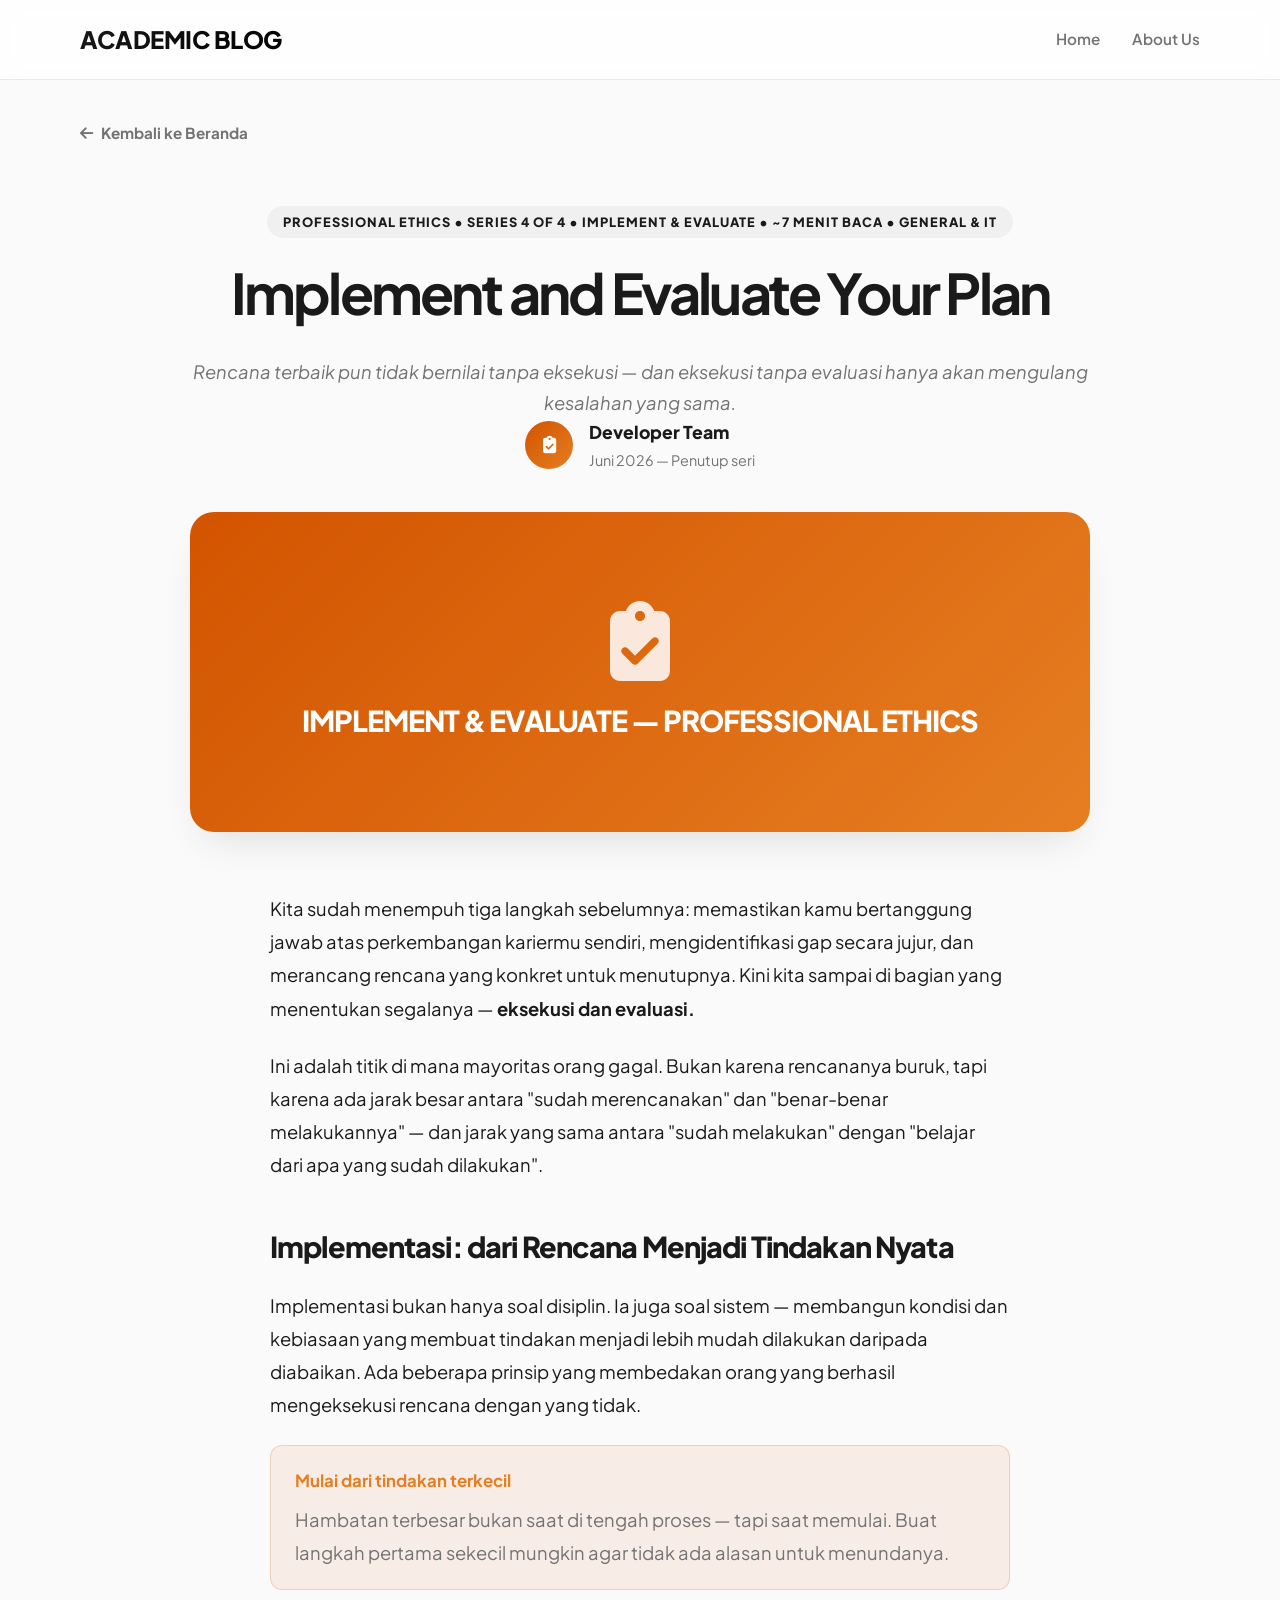
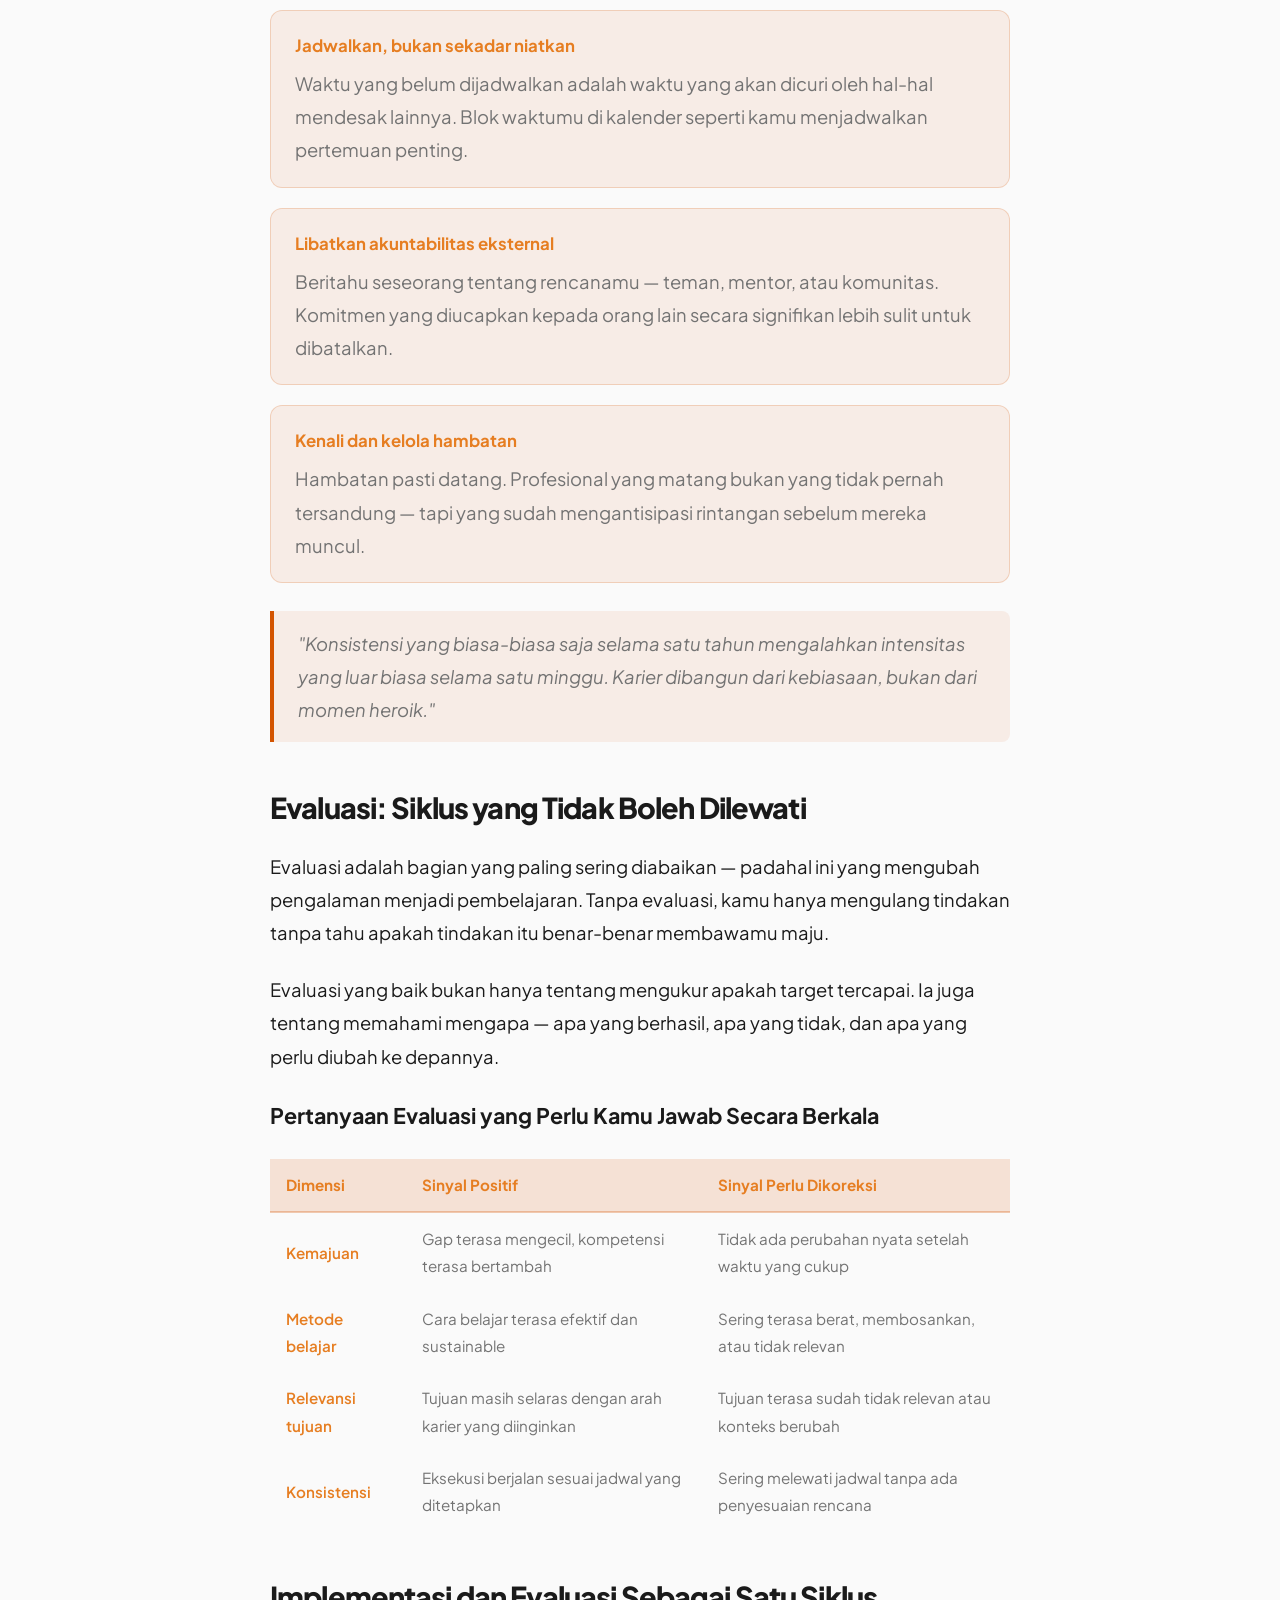
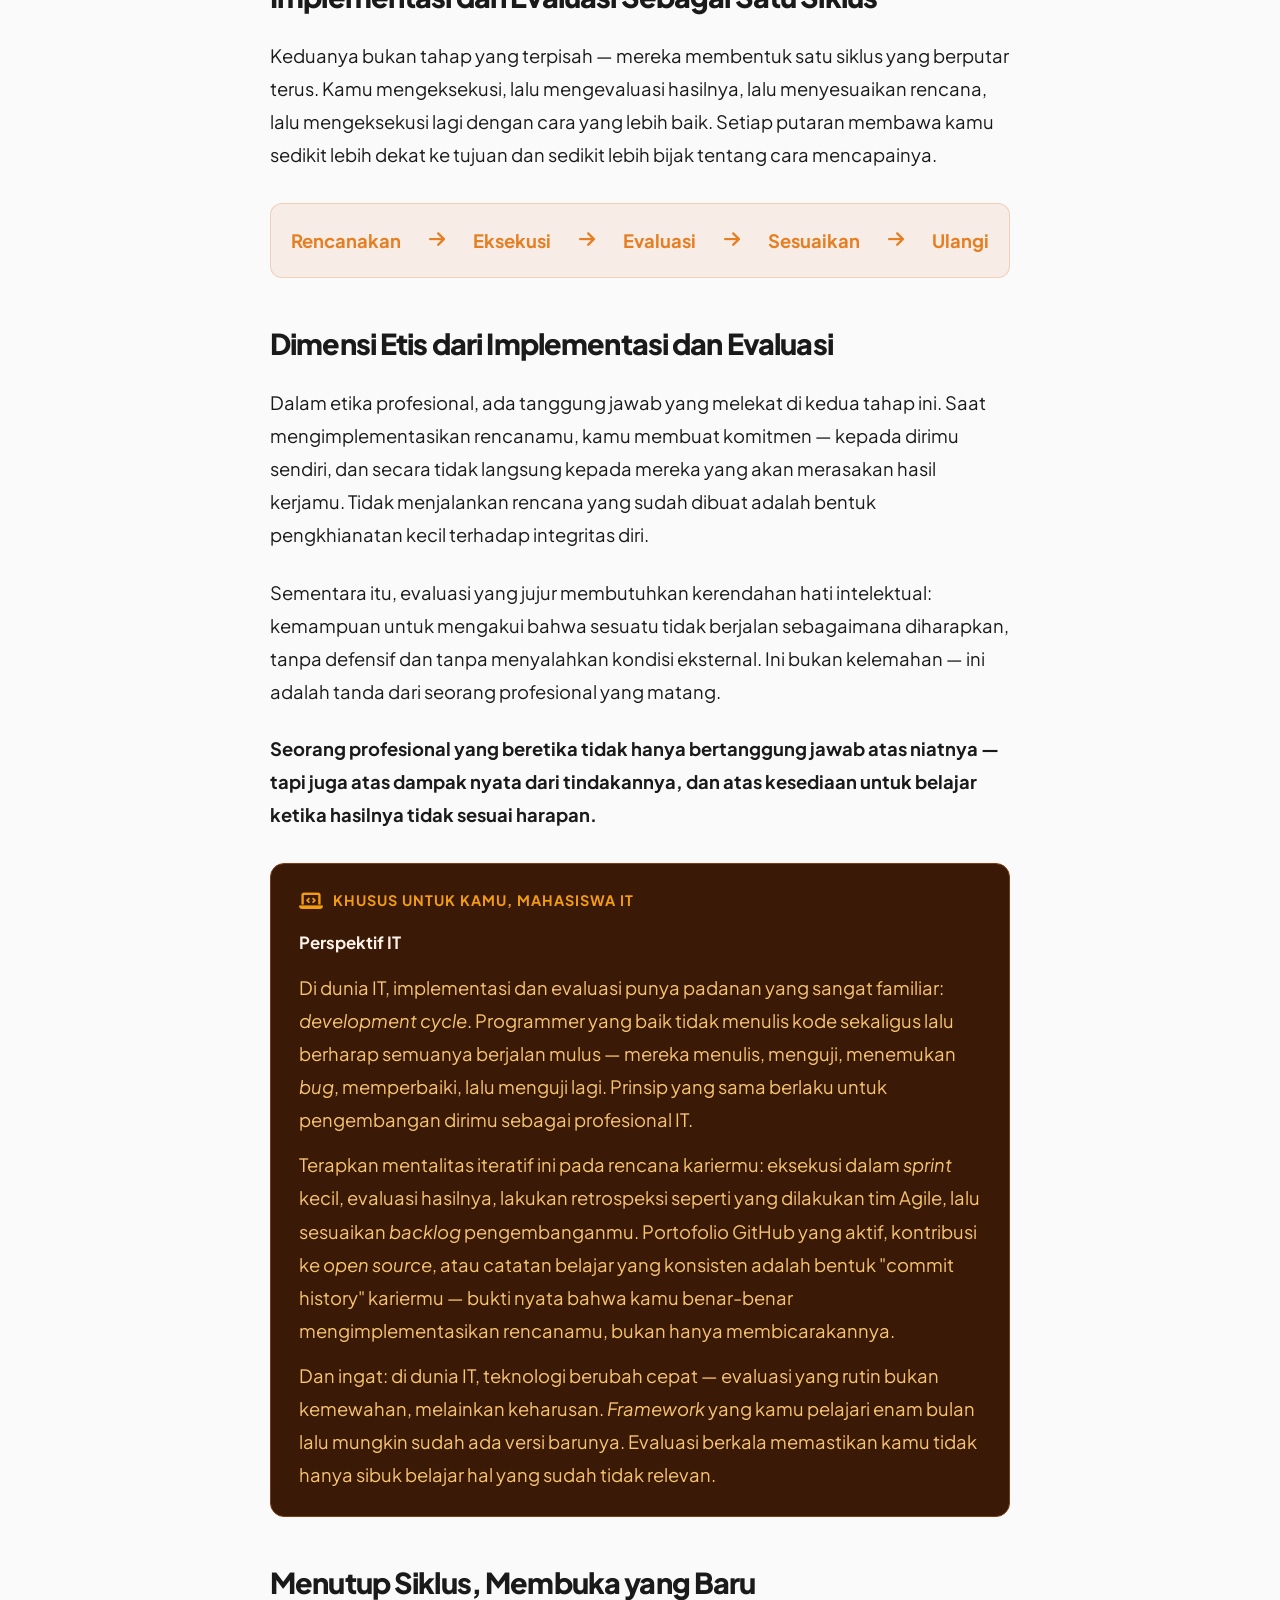
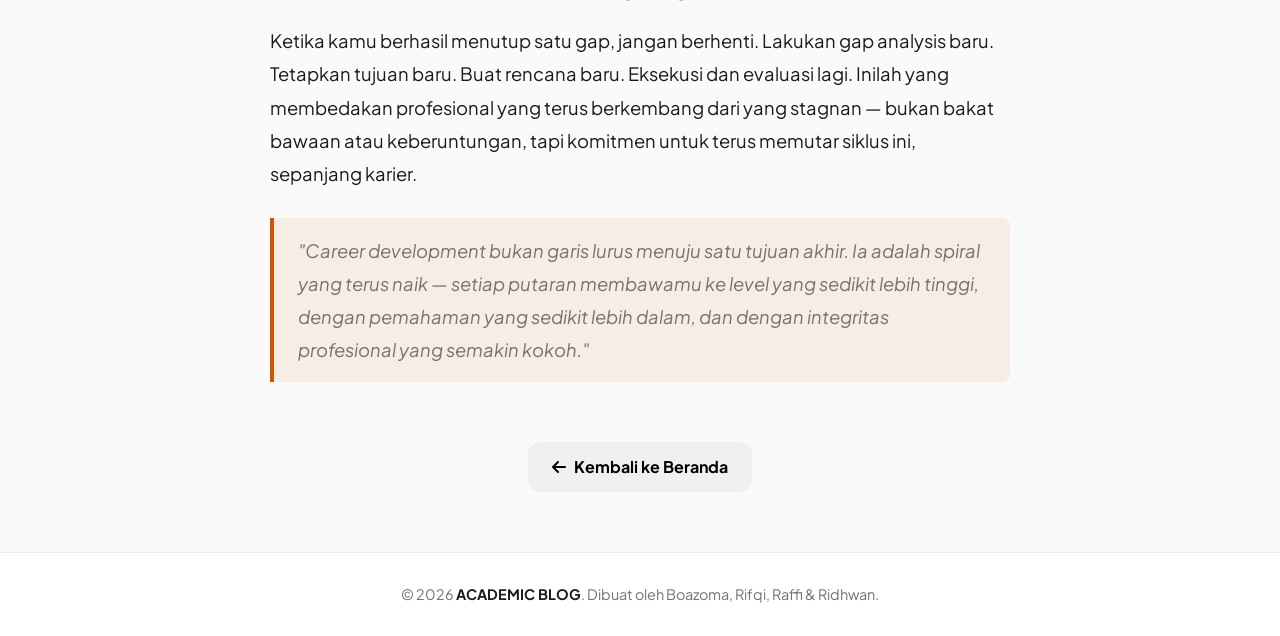
<file: detail-sqa.html>
<!DOCTYPE html>
<html lang="id">

<head>
    <meta charset="UTF-8">
    <meta name="viewport" content="width=device-width, initial-scale=1.0">
    <title>Implement and Evaluate Your Plan | Academic Blog</title>
    <meta name="description"
        content="Rencana terbaik pun tidak bernilai tanpa eksekusi — dan eksekusi tanpa evaluasi hanya akan mengulang kesalahan yang sama.">
    <link rel="preconnect" href="https://fonts.googleapis.com">
    <link rel="preconnect" href="https://fonts.gstatic.com" crossorigin>
    <link href="https://fonts.googleapis.com/css2?family=Plus+Jakarta+Sans:wght@200..800&display=swap" rel="stylesheet">
    <link rel="stylesheet" href="https://cdnjs.cloudflare.com/ajax/libs/font-awesome/6.4.0/css/all.min.css">
    <link rel="stylesheet" href="style.css">
</head>

<body>

    <!-- NAVBAR -->
    <div class="menu">
        <div class="menu-container">
            <a href="index.html" class="logo">ACADEMIC BLOG</a>
            <input type="checkbox" id="menu-toggle" class="menu-toggle">
            <label for="menu-toggle" class="hamburger">
                <span></span><span></span><span></span>
            </label>
            <nav>
                <a href="index.html">Home</a>
                <a href="about.html">About Us</a>
            </nav>
        </div>
    </div>

    <!-- MAIN BODY -->
    <div class="content-wrapper">
        <div class="dashboard-container">

            <!-- Back Link -->
            <div style="margin-top: 20px;">
                <a href="index.html" class="back-link">
                    <i class="fa-solid fa-arrow-left"></i> Kembali ke Beranda
                </a>
            </div>

            <!-- Post Hero -->
            <div class="post-hero">
                <span class="post-tag">Professional Ethics &bull; Series 4 of 4 &bull; Implement &amp; Evaluate &bull;
                    ~7 menit baca &bull; General &amp; IT</span>
                <h1>Implement and Evaluate Your Plan</h1>
                <p
                    style="font-size: 1.15rem; color: var(--text-muted); font-style: italic; margin-top: 12px; line-height: 1.7;">
                    Rencana terbaik pun tidak bernilai tanpa eksekusi — dan eksekusi tanpa evaluasi hanya akan mengulang
                    kesalahan yang sama.</p>
                <div class="post-author-box">
                    <div class="author-avatar" style="background: linear-gradient(135deg, #d35400, #e67e22);">
                        <i class="fa-solid fa-clipboard-check" style="font-size:1.1rem;"></i>
                    </div>
                    <div class="author-meta">
                        <span class="author-name">Developer Team</span>
                        <span class="post-date">Juni 2026 &mdash; Penutup seri</span>
                    </div>
                </div>
            </div>

            <!-- Hero Banner -->
            <div class="post-main-img">
                <div
                    style="width:100%;height:320px;background:linear-gradient(135deg,#d35400 0%,#e67e22 100%);display:flex;flex-direction:column;align-items:center;justify-content:center;color:white;gap:16px;">
                    <i class="fa-solid fa-clipboard-check" style="font-size:5rem;opacity:0.85;"></i>
                    <h2 style="font-weight:800;font-size:1.8rem;letter-spacing:-1px;text-transform:uppercase;">Implement
                        &amp; Evaluate &mdash; Professional Ethics</h2>
                </div>
            </div>

            <!-- Post Content -->
            <div class="post-body">
                <p>Kita sudah menempuh tiga langkah sebelumnya: memastikan kamu bertanggung jawab atas perkembangan
                    kariermu sendiri, mengidentifikasi gap secara jujur, dan merancang rencana yang konkret untuk
                    menutupnya. Kini kita sampai di bagian yang menentukan segalanya — <strong>eksekusi dan
                        evaluasi.</strong></p>

                <p>Ini adalah titik di mana mayoritas orang gagal. Bukan karena rencananya buruk, tapi karena ada jarak
                    besar antara "sudah merencanakan" dan "benar-benar melakukannya" — dan jarak yang sama antara "sudah
                    melakukan" dengan "belajar dari apa yang sudah dilakukan".</p>

                <h2>Implementasi: dari Rencana Menjadi Tindakan Nyata</h2>
                <p>Implementasi bukan hanya soal disiplin. Ia juga soal sistem — membangun kondisi dan kebiasaan yang
                    membuat tindakan menjadi lebih mudah dilakukan daripada diabaikan. Ada beberapa prinsip yang
                    membedakan orang yang berhasil mengeksekusi rencana dengan yang tidak.</p>

                <div style="display: flex; flex-direction: column; gap: 20px; margin: 24px 0;">
                    <div
                        style="padding: 20px 24px; background: rgba(211,84,0,0.08); border-radius: 12px; border: 1px solid rgba(211,84,0,0.2);">
                        <strong style="display: block; margin-bottom: 6px; font-size: 1.05rem; color: #e67e22;">Mulai
                            dari tindakan terkecil</strong>
                        <span style="color: var(--text-muted);">Hambatan terbesar bukan saat di tengah proses — tapi
                            saat memulai. Buat langkah pertama sekecil mungkin agar tidak ada alasan untuk
                            menundanya.</span>
                    </div>
                    <div
                        style="padding: 20px 24px; background: rgba(211,84,0,0.08); border-radius: 12px; border: 1px solid rgba(211,84,0,0.2);">
                        <strong
                            style="display: block; margin-bottom: 6px; font-size: 1.05rem; color: #e67e22;">Jadwalkan,
                            bukan sekadar niatkan</strong>
                        <span style="color: var(--text-muted);">Waktu yang belum dijadwalkan adalah waktu yang akan
                            dicuri oleh hal-hal mendesak lainnya. Blok waktumu di kalender seperti kamu menjadwalkan
                            pertemuan penting.</span>
                    </div>
                    <div
                        style="padding: 20px 24px; background: rgba(211,84,0,0.08); border-radius: 12px; border: 1px solid rgba(211,84,0,0.2);">
                        <strong style="display: block; margin-bottom: 6px; font-size: 1.05rem; color: #e67e22;">Libatkan
                            akuntabilitas eksternal</strong>
                        <span style="color: var(--text-muted);">Beritahu seseorang tentang rencanamu — teman, mentor,
                            atau komunitas. Komitmen yang diucapkan kepada orang lain secara signifikan lebih sulit
                            untuk dibatalkan.</span>
                    </div>
                    <div
                        style="padding: 20px 24px; background: rgba(211,84,0,0.08); border-radius: 12px; border: 1px solid rgba(211,84,0,0.2);">
                        <strong style="display: block; margin-bottom: 6px; font-size: 1.05rem; color: #e67e22;">Kenali
                            dan kelola hambatan</strong>
                        <span style="color: var(--text-muted);">Hambatan pasti datang. Profesional yang matang bukan
                            yang tidak pernah tersandung — tapi yang sudah mengantisipasi rintangan sebelum mereka
                            muncul.</span>
                    </div>
                </div>

                <blockquote
                    style="border-left: 4px solid #d35400; padding: 16px 24px; margin: 28px 0; background: rgba(211,84,0,0.08); border-radius: 0 8px 8px 0; font-style: italic; color: var(--text-muted);">
                    "Konsistensi yang biasa-biasa saja selama satu tahun mengalahkan intensitas yang luar biasa selama
                    satu minggu. Karier dibangun dari kebiasaan, bukan dari momen heroik."
                </blockquote>

                <h2>Evaluasi: Siklus yang Tidak Boleh Dilewati</h2>
                <p>Evaluasi adalah bagian yang paling sering diabaikan — padahal ini yang mengubah pengalaman menjadi
                    pembelajaran. Tanpa evaluasi, kamu hanya mengulang tindakan tanpa tahu apakah tindakan itu
                    benar-benar membawamu maju.</p>

                <p>Evaluasi yang baik bukan hanya tentang mengukur apakah target tercapai. Ia juga tentang memahami
                    mengapa — apa yang berhasil, apa yang tidak, dan apa yang perlu diubah ke depannya.</p>

                <h3>Pertanyaan Evaluasi yang Perlu Kamu Jawab Secara Berkala</h3>
                <div style="overflow-x: auto; margin: 24px 0;">
                    <table style="width: 100%; border-collapse: collapse; font-size: 0.95rem;">
                        <thead>
                            <tr style="background: rgba(211,84,0,0.15);">
                                <th
                                    style="padding: 12px 16px; text-align: left; border-bottom: 2px solid rgba(211,84,0,0.3); color: #e67e22; font-weight: 700;">
                                    Dimensi</th>
                                <th
                                    style="padding: 12px 16px; text-align: left; border-bottom: 2px solid rgba(211,84,0,0.3); color: #e67e22; font-weight: 700;">
                                    Sinyal Positif</th>
                                <th
                                    style="padding: 12px 16px; text-align: left; border-bottom: 2px solid rgba(211,84,0,0.3); color: #e67e22; font-weight: 700;">
                                    Sinyal Perlu Dikoreksi</th>
                            </tr>
                        </thead>
                        <tbody>
                            <tr style="border-bottom: 1px solid rgba(255,255,255,0.06);">
                                <td style="padding: 12px 16px; color: #e67e22; font-weight: 600;">Kemajuan</td>
                                <td style="padding: 12px 16px; color: var(--text-muted);">Gap terasa mengecil,
                                    kompetensi terasa bertambah</td>
                                <td style="padding: 12px 16px; color: var(--text-muted);">Tidak ada perubahan nyata
                                    setelah waktu yang cukup</td>
                            </tr>
                            <tr style="border-bottom: 1px solid rgba(255,255,255,0.06);">
                                <td style="padding: 12px 16px; color: #e67e22; font-weight: 600;">Metode belajar</td>
                                <td style="padding: 12px 16px; color: var(--text-muted);">Cara belajar terasa efektif
                                    dan sustainable</td>
                                <td style="padding: 12px 16px; color: var(--text-muted);">Sering terasa berat,
                                    membosankan, atau tidak relevan</td>
                            </tr>
                            <tr style="border-bottom: 1px solid rgba(255,255,255,0.06);">
                                <td style="padding: 12px 16px; color: #e67e22; font-weight: 600;">Relevansi tujuan</td>
                                <td style="padding: 12px 16px; color: var(--text-muted);">Tujuan masih selaras dengan
                                    arah karier yang diinginkan</td>
                                <td style="padding: 12px 16px; color: var(--text-muted);">Tujuan terasa sudah tidak
                                    relevan atau konteks berubah</td>
                            </tr>
                            <tr>
                                <td style="padding: 12px 16px; color: #e67e22; font-weight: 600;">Konsistensi</td>
                                <td style="padding: 12px 16px; color: var(--text-muted);">Eksekusi berjalan sesuai
                                    jadwal yang ditetapkan</td>
                                <td style="padding: 12px 16px; color: var(--text-muted);">Sering melewati jadwal tanpa
                                    ada penyesuaian rencana</td>
                            </tr>
                        </tbody>
                    </table>
                </div>

                <h2>Implementasi dan Evaluasi Sebagai Satu Siklus</h2>
                <p>Keduanya bukan tahap yang terpisah — mereka membentuk satu siklus yang berputar terus. Kamu
                    mengeksekusi, lalu mengevaluasi hasilnya, lalu menyesuaikan rencana, lalu mengeksekusi lagi dengan
                    cara yang lebih baik. Setiap putaran membawa kamu sedikit lebih dekat ke tujuan dan sedikit lebih
                    bijak tentang cara mencapainya.</p>

                <div
                    style="display: flex; justify-content: space-between; align-items: center; margin: 32px 0; padding: 20px; background: rgba(211,84,0,0.08); border-radius: 12px; border: 1px solid rgba(211,84,0,0.2); font-weight: 700; color: #e67e22; overflow-x: auto; gap: 15px;">
                    <span>Rencanakan</span>
                    <i class="fa-solid fa-arrow-right"></i>
                    <span>Eksekusi</span>
                    <i class="fa-solid fa-arrow-right"></i>
                    <span>Evaluasi</span>
                    <i class="fa-solid fa-arrow-right"></i>
                    <span>Sesuaikan</span>
                    <i class="fa-solid fa-arrow-right"></i>
                    <span>Ulangi</span>
                </div>

                <h2>Dimensi Etis dari Implementasi dan Evaluasi</h2>
                <p>Dalam etika profesional, ada tanggung jawab yang melekat di kedua tahap ini. Saat mengimplementasikan
                    rencanamu, kamu membuat komitmen — kepada dirimu sendiri, dan secara tidak langsung kepada mereka
                    yang akan merasakan hasil kerjamu. Tidak menjalankan rencana yang sudah dibuat adalah bentuk
                    pengkhianatan kecil terhadap integritas diri.</p>

                <p>Sementara itu, evaluasi yang jujur membutuhkan kerendahan hati intelektual: kemampuan untuk mengakui
                    bahwa sesuatu tidak berjalan sebagaimana diharapkan, tanpa defensif dan tanpa menyalahkan kondisi
                    eksternal. Ini bukan kelemahan — ini adalah tanda dari seorang profesional yang matang.</p>

                <p><strong>Seorang profesional yang beretika tidak hanya bertanggung jawab atas niatnya — tapi juga atas
                        dampak nyata dari tindakannya, dan atas kesediaan untuk belajar ketika hasilnya tidak sesuai
                        harapan.</strong></p>

                <div
                    style="margin: 32px 0; padding: 24px 28px; background: #3a1a06; border-radius: 14px; border: 1px solid #7d3d14;">
                    <div style="display: flex; align-items: center; gap: 10px; margin-bottom: 14px;">
                        <i class="fa-solid fa-laptop-code" style="color: #f39c12; font-size: 1.2rem;"></i>
                        <strong
                            style="color: #f39c12; font-size: 0.9rem; letter-spacing: 1px; text-transform: uppercase;">Khusus
                            untuk kamu, mahasiswa IT</strong>
                    </div>
                    <p style="margin: 0 0 12px 0; font-weight: 700; font-size: 1.05rem; color: #fdf2e9;">Perspektif IT
                    </p>
                    <p style="margin: 0; color: #f8c471; line-height: 1.8;">Di dunia IT, implementasi dan evaluasi punya
                        padanan yang sangat familiar: <em>development cycle</em>. Programmer yang baik tidak menulis
                        kode sekaligus lalu berharap semuanya berjalan mulus — mereka menulis, menguji, menemukan
                        <em>bug</em>, memperbaiki, lalu menguji lagi. Prinsip yang sama berlaku untuk pengembangan
                        dirimu sebagai profesional IT.
                    </p>
                    <p style="margin: 12px 0 0 0; color: #f8c471; line-height: 1.8;">Terapkan mentalitas iteratif ini
                        pada rencana kariermu: eksekusi dalam <em>sprint</em> kecil, evaluasi hasilnya, lakukan
                        retrospeksi seperti yang dilakukan tim Agile, lalu sesuaikan <em>backlog</em> pengembanganmu.
                        Portofolio GitHub yang aktif, kontribusi ke <em>open source</em>, atau catatan belajar yang
                        konsisten adalah bentuk "commit history" kariermu — bukti nyata bahwa kamu benar-benar
                        mengimplementasikan rencanamu, bukan hanya membicarakannya.</p>
                    <p style="margin: 12px 0 0 0; color: #f8c471; line-height: 1.8;">Dan ingat: di dunia IT, teknologi
                        berubah cepat — evaluasi yang rutin bukan kemewahan, melainkan keharusan. <em>Framework</em>
                        yang kamu pelajari enam bulan lalu mungkin sudah ada versi barunya. Evaluasi berkala memastikan
                        kamu tidak hanya sibuk belajar hal yang sudah tidak relevan.</p>
                </div>

                <h2>Menutup Siklus, Membuka yang Baru</h2>
                <p>Ketika kamu berhasil menutup satu gap, jangan berhenti. Lakukan gap analysis baru. Tetapkan tujuan
                    baru. Buat rencana baru. Eksekusi dan evaluasi lagi. Inilah yang membedakan profesional yang terus
                    berkembang dari yang stagnan — bukan bakat bawaan atau keberuntungan, tapi komitmen untuk terus
                    memutar siklus ini, sepanjang karier.</p>

                <blockquote
                    style="border-left: 4px solid #d35400; padding: 16px 24px; margin: 28px 0; background: rgba(211,84,0,0.08); border-radius: 0 8px 8px 0; font-style: italic; color: var(--text-muted);">
                    "Career development bukan garis lurus menuju satu tujuan akhir. Ia adalah spiral yang terus naik —
                    setiap putaran membawamu ke level yang sedikit lebih tinggi, dengan pemahaman yang sedikit lebih
                    dalam, dan dengan integritas profesional yang semakin kokoh."
                </blockquote>
            </div>

            <!-- Back Button -->
            <div class="back-nav">
                <a href="index.html" class="btn-secondary">
                    <i class="fa-solid fa-arrow-left"></i> Kembali ke Beranda
                </a>
            </div>

        </div>
    </div>

    <!-- FOOTER -->
    <footer>
        <div style="max-width: var(--max-w); margin: 0 auto;">
            <p>&copy; 2026 <strong style="color: var(--text-main);">ACADEMIC BLOG</strong>. Dibuat oleh Boazoma, Rifqi,
                Raffi &amp; Ridhwan.</p>
        </div>
    </footer>

</body>

</html>
</file>
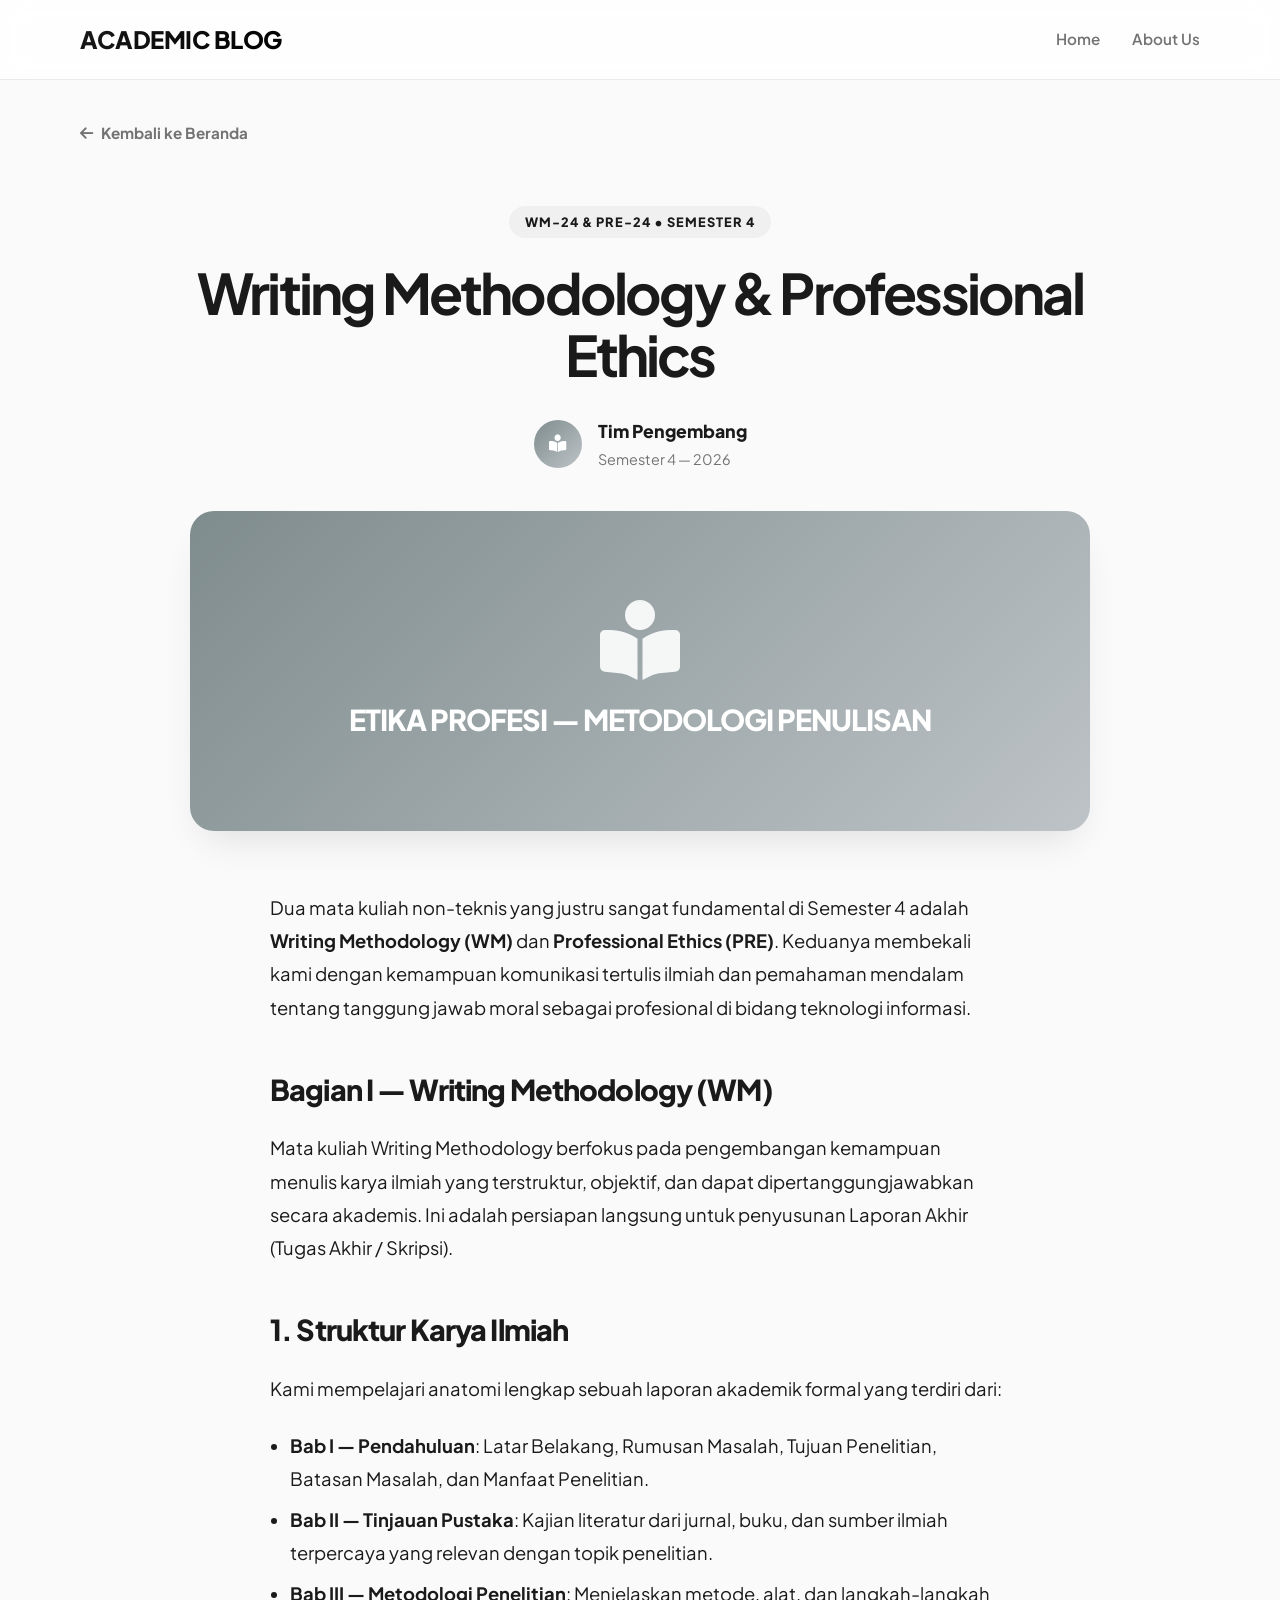
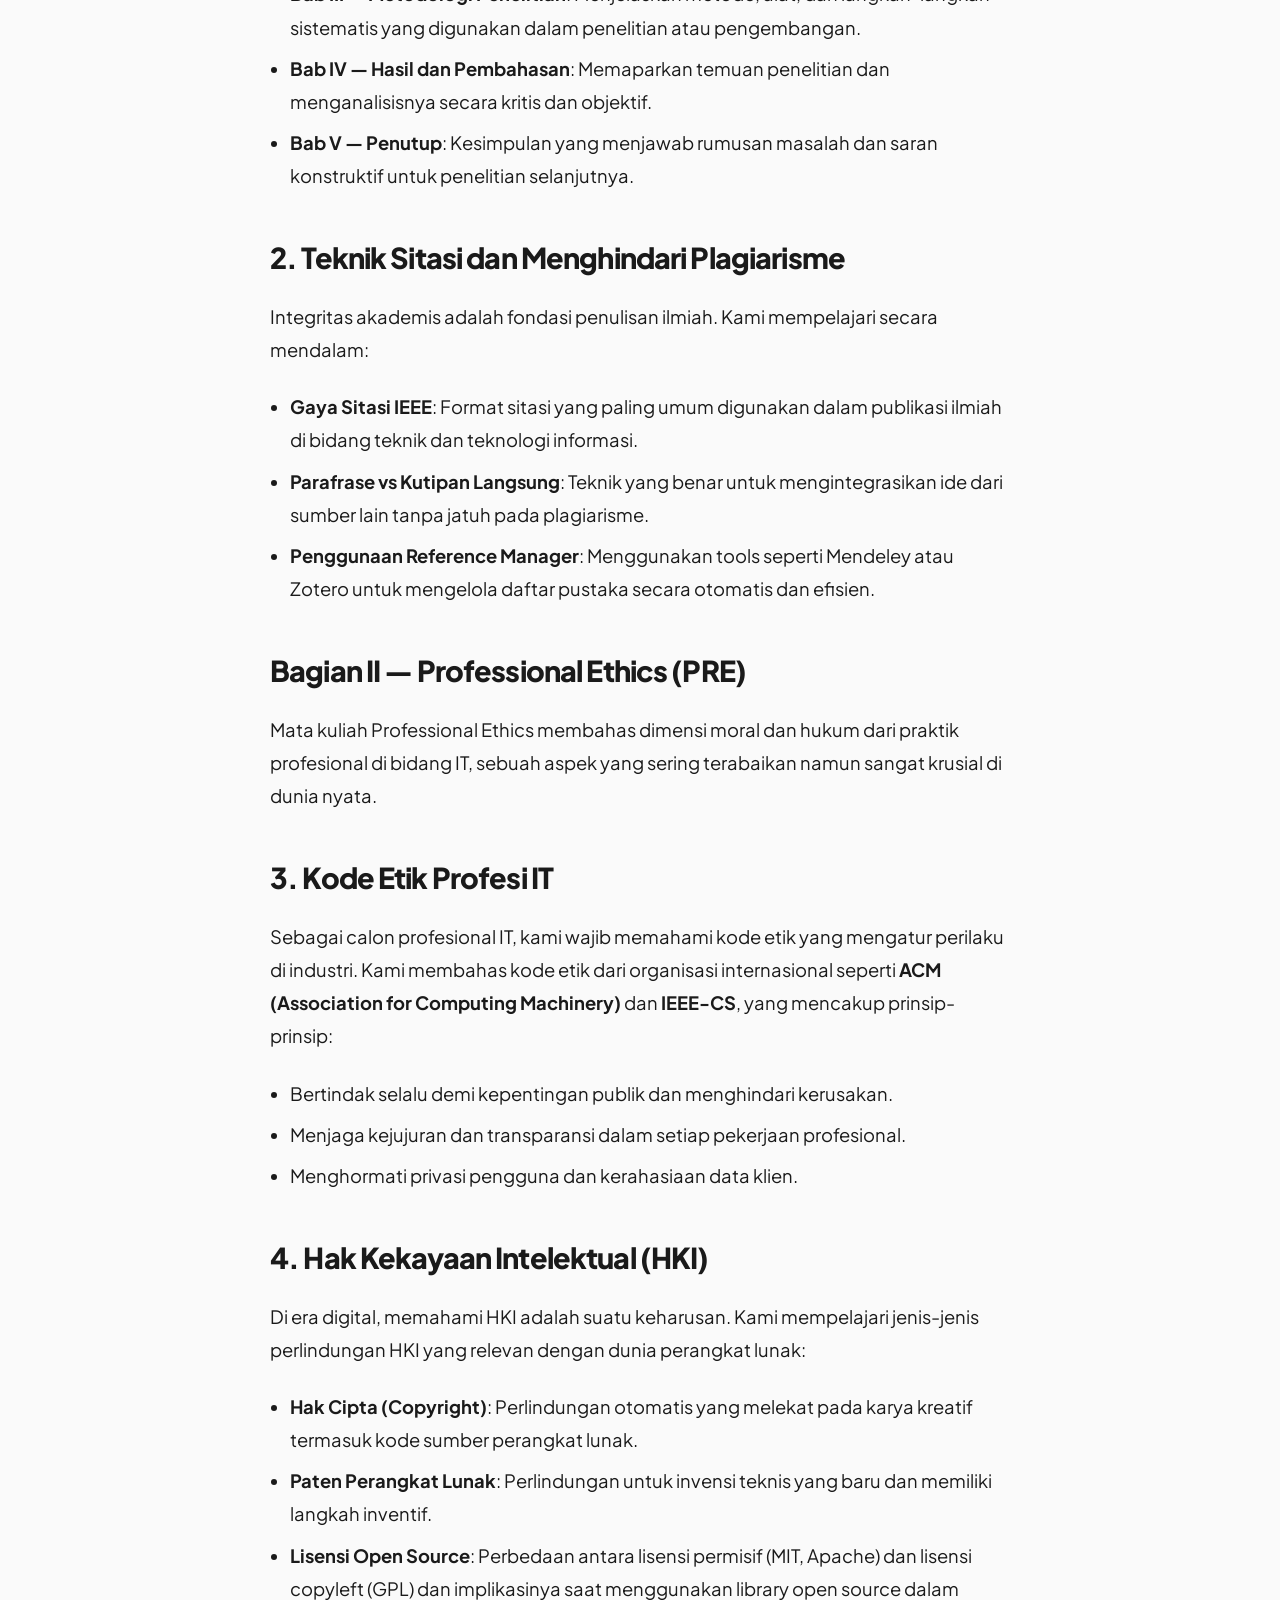
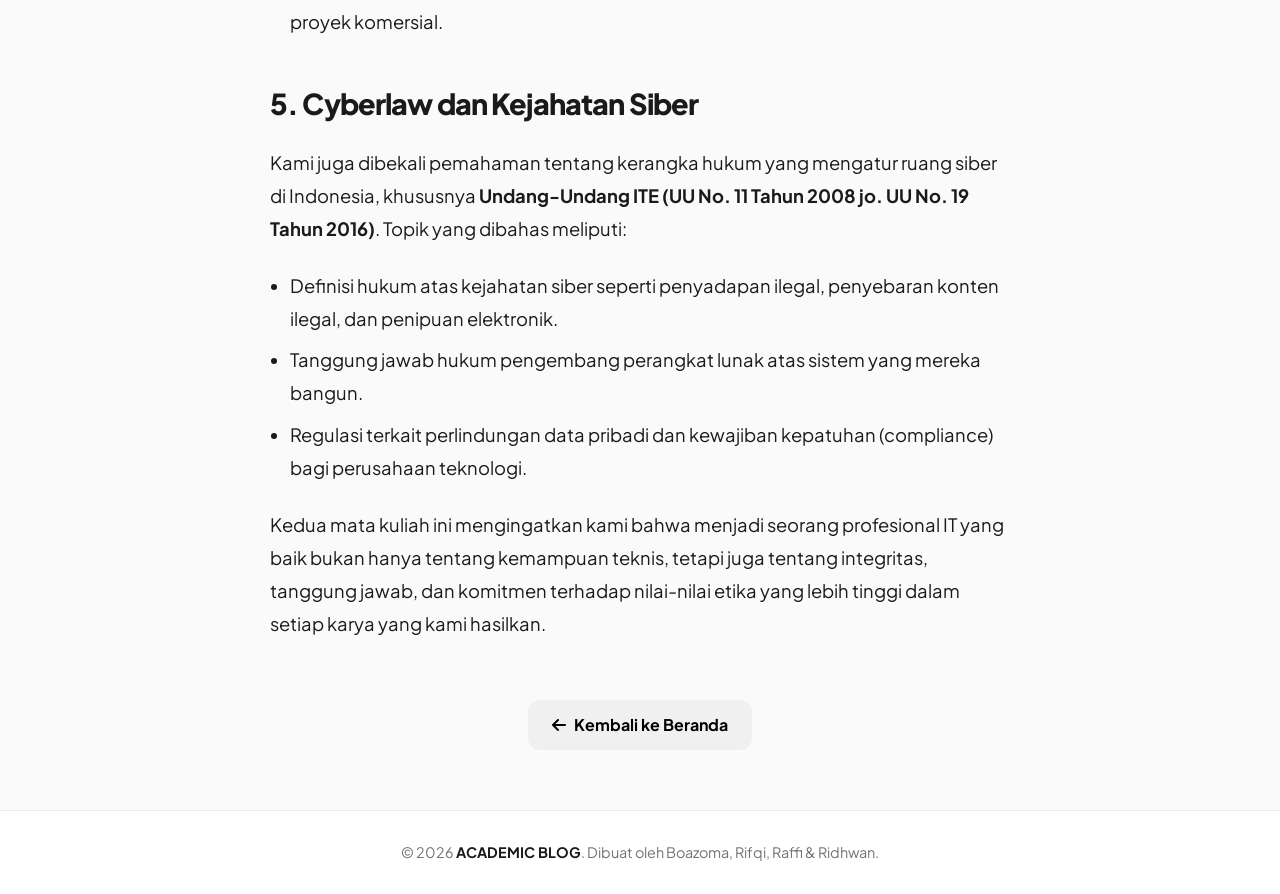
<file: detail-wm.html>
<!DOCTYPE html>
<html lang="id">

<head>
    <meta charset="UTF-8">
    <meta name="viewport" content="width=device-width, initial-scale=1.0">
    <title>WM & PRE - Writing Methodology & Professional Ethics | Academic Blog</title>
    <meta name="description"
        content="Studi komprehensif penulisan laporan akhir akademik ilmiah serta prinsip keprofesionalan kerja, etika IT, HKI, dan cyberlaw.">
    <link rel="preconnect" href="https://fonts.googleapis.com">
    <link rel="preconnect" href="https://fonts.gstatic.com" crossorigin>
    <link href="https://fonts.googleapis.com/css2?family=Plus+Jakarta+Sans:wght@200..800&display=swap" rel="stylesheet">
    <link rel="stylesheet" href="https://cdnjs.cloudflare.com/ajax/libs/font-awesome/6.4.0/css/all.min.css">
    <link rel="stylesheet" href="style.css">
</head>

<body>

    <!-- NAVBAR -->
    <div class="menu">
        <div class="menu-container">
            <a href="index.html" class="logo">ACADEMIC BLOG</a>
            <input type="checkbox" id="menu-toggle" class="menu-toggle">
            <label for="menu-toggle" class="hamburger">
                <span></span><span></span><span></span>
            </label>
            <nav>
                <a href="index.html">Home</a>
                <a href="about.html">About Us</a>
            </nav>
        </div>
    </div>

    <!-- MAIN BODY -->
    <div class="content-wrapper">
        <div class="dashboard-container">

            <!-- Back Link -->
            <div style="margin-top: 20px;">
                <a href="index.html" class="back-link">
                    <i class="fa-solid fa-arrow-left"></i> Kembali ke Beranda
                </a>
            </div>

            <!-- Post Hero -->
            <div class="post-hero">
                <span class="post-tag">WM-24 &amp; PRE-24 &bull; Semester 4</span>
                <h1>Writing Methodology &amp; Professional Ethics</h1>
                <div class="post-author-box">
                    <div class="author-avatar" style="background: linear-gradient(135deg, #7f8c8d, #bdc3c7);">
                        <i class="fa-solid fa-book-open-reader" style="font-size:1.1rem;"></i>
                    </div>
                    <div class="author-meta">
                        <span class="author-name">Tim Pengembang</span>
                        <span class="post-date">Semester 4 &mdash; 2026</span>
                    </div>
                </div>
            </div>

            <!-- Hero Banner -->
            <div class="post-main-img">
                <div
                    style="width:100%;height:320px;background:linear-gradient(135deg,#7f8c8d 0%,#bdc3c7 100%);display:flex;flex-direction:column;align-items:center;justify-content:center;color:white;gap:16px;">
                    <i class="fa-solid fa-book-open-reader" style="font-size:5rem;opacity:0.9;"></i>
                    <h2 style="font-weight:800;font-size:1.8rem;letter-spacing:-1px;text-transform:uppercase;">Etika
                        Profesi &mdash; Metodologi Penulisan</h2>
                </div>
            </div>

            <!-- Post Content -->
            <div class="post-body">
                <p>Dua mata kuliah non-teknis yang justru sangat fundamental di Semester 4 adalah <strong>Writing
                        Methodology (WM)</strong> dan <strong>Professional Ethics (PRE)</strong>. Keduanya membekali
                    kami dengan kemampuan komunikasi tertulis ilmiah dan pemahaman mendalam tentang tanggung jawab moral
                    sebagai profesional di bidang teknologi informasi.</p>

                <h2>Bagian I — Writing Methodology (WM)</h2>
                <p>Mata kuliah Writing Methodology berfokus pada pengembangan kemampuan menulis karya ilmiah yang
                    terstruktur, objektif, dan dapat dipertanggungjawabkan secara akademis. Ini adalah persiapan
                    langsung untuk penyusunan Laporan Akhir (Tugas Akhir / Skripsi).</p>

                <h2>1. Struktur Karya Ilmiah</h2>
                <p>Kami mempelajari anatomi lengkap sebuah laporan akademik formal yang terdiri dari:</p>
                <ul>
                    <li><strong>Bab I — Pendahuluan</strong>: Latar Belakang, Rumusan Masalah, Tujuan Penelitian,
                        Batasan Masalah, dan Manfaat Penelitian.</li>
                    <li><strong>Bab II — Tinjauan Pustaka</strong>: Kajian literatur dari jurnal, buku, dan sumber
                        ilmiah terpercaya yang relevan dengan topik penelitian.</li>
                    <li><strong>Bab III — Metodologi Penelitian</strong>: Menjelaskan metode, alat, dan langkah-langkah
                        sistematis yang digunakan dalam penelitian atau pengembangan.</li>
                    <li><strong>Bab IV — Hasil dan Pembahasan</strong>: Memaparkan temuan penelitian dan menganalisisnya
                        secara kritis dan objektif.</li>
                    <li><strong>Bab V — Penutup</strong>: Kesimpulan yang menjawab rumusan masalah dan saran konstruktif
                        untuk penelitian selanjutnya.</li>
                </ul>

                <h2>2. Teknik Sitasi dan Menghindari Plagiarisme</h2>
                <p>Integritas akademis adalah fondasi penulisan ilmiah. Kami mempelajari secara mendalam:</p>
                <ul>
                    <li><strong>Gaya Sitasi IEEE</strong>: Format sitasi yang paling umum digunakan dalam publikasi
                        ilmiah di bidang teknik dan teknologi informasi.</li>
                    <li><strong>Parafrase vs Kutipan Langsung</strong>: Teknik yang benar untuk mengintegrasikan ide
                        dari sumber lain tanpa jatuh pada plagiarisme.</li>
                    <li><strong>Penggunaan Reference Manager</strong>: Menggunakan tools seperti Mendeley atau Zotero
                        untuk mengelola daftar pustaka secara otomatis dan efisien.</li>
                </ul>

                <h2>Bagian II — Professional Ethics (PRE)</h2>
                <p>Mata kuliah Professional Ethics membahas dimensi moral dan hukum dari praktik profesional di bidang
                    IT, sebuah aspek yang sering terabaikan namun sangat krusial di dunia nyata.</p>

                <h2>3. Kode Etik Profesi IT</h2>
                <p>Sebagai calon profesional IT, kami wajib memahami kode etik yang mengatur perilaku di industri. Kami
                    membahas kode etik dari organisasi internasional seperti <strong>ACM (Association for Computing
                        Machinery)</strong> dan <strong>IEEE-CS</strong>, yang mencakup prinsip-prinsip:</p>
                <ul>
                    <li>Bertindak selalu demi kepentingan publik dan menghindari kerusakan.</li>
                    <li>Menjaga kejujuran dan transparansi dalam setiap pekerjaan profesional.</li>
                    <li>Menghormati privasi pengguna dan kerahasiaan data klien.</li>
                </ul>

                <h2>4. Hak Kekayaan Intelektual (HKI)</h2>
                <p>Di era digital, memahami HKI adalah suatu keharusan. Kami mempelajari jenis-jenis perlindungan HKI
                    yang relevan dengan dunia perangkat lunak:</p>
                <ul>
                    <li><strong>Hak Cipta (Copyright)</strong>: Perlindungan otomatis yang melekat pada karya kreatif
                        termasuk kode sumber perangkat lunak.</li>
                    <li><strong>Paten Perangkat Lunak</strong>: Perlindungan untuk invensi teknis yang baru dan memiliki
                        langkah inventif.</li>
                    <li><strong>Lisensi Open Source</strong>: Perbedaan antara lisensi permisif (MIT, Apache) dan
                        lisensi copyleft (GPL) dan implikasinya saat menggunakan library open source dalam proyek
                        komersial.</li>
                </ul>

                <h2>5. Cyberlaw dan Kejahatan Siber</h2>
                <p>Kami juga dibekali pemahaman tentang kerangka hukum yang mengatur ruang siber di Indonesia, khususnya
                    <strong>Undang-Undang ITE (UU No. 11 Tahun 2008 jo. UU No. 19 Tahun 2016)</strong>. Topik yang
                    dibahas meliputi:
                </p>
                <ul>
                    <li>Definisi hukum atas kejahatan siber seperti penyadapan ilegal, penyebaran konten ilegal, dan
                        penipuan elektronik.</li>
                    <li>Tanggung jawab hukum pengembang perangkat lunak atas sistem yang mereka bangun.</li>
                    <li>Regulasi terkait perlindungan data pribadi dan kewajiban kepatuhan (compliance) bagi perusahaan
                        teknologi.</li>
                </ul>

                <p>Kedua mata kuliah ini mengingatkan kami bahwa menjadi seorang profesional IT yang baik bukan hanya
                    tentang kemampuan teknis, tetapi juga tentang integritas, tanggung jawab, dan komitmen terhadap
                    nilai-nilai etika yang lebih tinggi dalam setiap karya yang kami hasilkan.</p>
            </div>

            <!-- Back Button -->
            <div class="back-nav">
                <a href="index.html" class="btn-secondary">
                    <i class="fa-solid fa-arrow-left"></i> Kembali ke Beranda
                </a>
            </div>

        </div>
    </div>

    <!-- FOOTER -->
    <footer>
        <div style="max-width: var(--max-w); margin: 0 auto;">
            <p>&copy; 2026 <strong style="color: var(--text-main);">ACADEMIC BLOG</strong>. Dibuat oleh Boazoma, Rifqi,
                Raffi &amp; Ridhwan.</p>
        </div>
    </footer>

</body>

</html>
</file>
<file: style.css>
/* DESIGN SYSTEM - HSL BASED (Elegant Neutral Palette) */
:root {
    --h: 0; /* Neutral Hue (Black/White/Gray) */
    --primary: hsl(var(--h), 0%, 10%); /* Deep Charcoal Black */
    --primary-light: hsl(var(--h), 0%, 94%); /* Very Light Gray (Backdrops) */
    --primary-dark: hsl(var(--h), 0%, 0%); /* Pure Obsidian Black */

    --bg: hsl(var(--h), 0%, 98%); /* Off-White Background */
    --surface: hsl(0, 0%, 100%); /* Pure White Card Surface */
    --overlay: hsla(0, 0%, 100%, 0.82); /* Glassmorphism Overlay */

    --text-main: hsl(var(--h), 0%, 10%); /* Dominant Dark Text */
    --text-muted: hsl(var(--h), 0%, 45%); /* Soft Muted Text */
    --text-inverse: hsl(0, 0%, 100%); /* Inverse Text */

    --border: hsla(var(--h), 0%, 0%, 0.08); /* Subtle Line Border */
    --border-strong: hsla(var(--h), 0%, 0%, 0.15); /* Pronounced Border */

    --shadow-soft: 0 10px 30px -10px hsla(var(--h), 0%, 0%, 0.06); /* Soft Shadow */
    --shadow-strong: 0 20px 40px -15px hsla(var(--h), 0%, 0%, 0.12); /* Dynamic Strong Shadow */

    --nav-height: 80px;
    --radius-sm: 8px;
    --radius-md: 16px;
    --radius-lg: 24px;
    --max-w: 1200px;
}

/* RESET & BASE */
* {
    margin: 0;
    padding: 0;
    box-sizing: border-box;
    -webkit-font-smoothing: antialiased;
}

body {
    font-family: "Plus Jakarta Sans", sans-serif;
    background: var(--bg);
    color: var(--text-main);
    line-height: 1.6;
    padding-top: var(--nav-height);
    display: flex;
    flex-direction: column;
    min-height: 100vh;
}

/* GLASSMORPHISM NAVBAR */
.menu {
    background: var(--overlay);
    backdrop-filter: blur(12px);
    -webkit-backdrop-filter: blur(12px);
    border-bottom: 1px solid var(--border);
    position: fixed;
    top: 0;
    left: 0;
    width: 100%;
    z-index: 1000;
    height: var(--nav-height);
    display: flex;
    align-items: center;
}

.menu-container {
    display: flex;
    justify-content: space-between;
    align-items: center;
    width: 100%;
    max-width: var(--max-w);
    margin: 0 auto;
    padding: 0 40px;
}

.logo {
    font-size: 1.5rem;
    font-weight: 800;
    color: var(--text-main);
    text-decoration: none;
    letter-spacing: -0.5px;
    background: linear-gradient(135deg, var(--text-main), var(--primary-dark));
    -webkit-background-clip: text;
    background-clip: text;
    -webkit-text-fill-color: transparent;
    transition: all 0.3s ease;
}

.logo:hover {
    transform: scale(1.05);
}

nav {
    display: flex;
    align-items: center;
    gap: 32px;
}

nav a {
    text-decoration: none;
    color: var(--text-muted);
    font-weight: 600;
    font-size: 0.95rem;
    transition: all 0.2s ease;
    position: relative;
    padding: 8px 0;
}

nav a:hover,
nav a.active {
    color: var(--primary-dark);
}

nav a::after {
    content: '';
    position: absolute;
    bottom: -2px;
    left: 50%;
    width: 0;
    height: 2px;
    background: var(--primary);
    transform: translateX(-50%);
    transition: width 0.3s ease;
    border-radius: 2px;
}

nav a:hover::after,
nav a.active::after {
    width: 100%;
}

/* MAIN CONTENT CONTAINER */
.content-wrapper {
    flex: 1 0 auto;
}

.dashboard-container {
    max-width: var(--max-w);
    margin: 40px auto;
    padding: 0 40px;
}

/* HERO SECTION */
.welcome-section {
    margin-bottom: 60px;
    text-align: center;
    display: flex;
    flex-direction: column;
    align-items: center;
    justify-content: center;
}

.welcome-title {
    font-size: 3rem;
    font-weight: 800;
    margin-bottom: 12px;
    letter-spacing: -0.04em;
    color: var(--text-main);
}

.welcome-text {
    font-size: 1.25rem;
    color: var(--text-muted);
    max-width: 700px;
}

.wave-emoji {
    font-family: "Segoe UI Emoji", "Apple Color Emoji", "Noto Color Emoji", "Android Emoji", sans-serif;
    display: inline-block;
    background: none !important;
    -webkit-background-clip: initial !important;
    background-clip: initial !important;
    -webkit-text-fill-color: initial !important;
    color: initial !important;
}

/* CARD FILTER/SEMESTER SECTION */
.section-divider {
    font-size: 1.5rem;
    font-weight: 800;
    margin: 48px 0 24px;
    padding-bottom: 12px;
    border-bottom: 2px solid var(--border);
    letter-spacing: -0.02em;
    color: var(--text-main);
    display: flex;
    align-items: center;
    gap: 12px;
}

.section-divider span {
    background: var(--primary);
    color: var(--text-inverse);
    font-size: 0.75rem;
    font-weight: 800;
    padding: 4px 10px;
    border-radius: 50px;
}

/* GRID LAYOUT FOR BLOG CARDS */
.blog-container {
    display: grid;
    grid-template-columns: repeat(3, 1fr);
    gap: 40px;
    margin-bottom: 60px;
}

/* PREMIUM BLOG CARD */
.blog-card {
    background: var(--surface);
    border-radius: 24px;
    text-decoration: none;
    color: inherit;
    overflow: hidden;
    border: 1px solid var(--border);
    box-shadow: var(--shadow-soft);
    transition: all 0.4s cubic-bezier(0.175, 0.885, 0.32, 1.15);
    display: flex;
    flex-direction: column;
}

.blog-card:hover {
    transform: translateY(-10px);
    box-shadow: var(--shadow-strong);
    border-color: var(--border-strong);
}

.blog-thumb-container {
    height: 220px;
    overflow: hidden;
    position: relative;
    background: var(--primary-light);
}

.blog-thumb {
    width: 100%;
    height: 100%;
    object-fit: cover;
    transition: transform 0.6s cubic-bezier(0.4, 0, 0.2, 1);
}

.blog-card:hover .blog-thumb {
    transform: scale(1.08);
}

.blog-info {
    padding: 32px;
    display: flex;
    flex-direction: column;
    flex-grow: 1;
}

.blog-info h3 {
    font-size: 1.35rem;
    margin-bottom: 16px;
    line-height: 1.3;
    color: var(--text-main);
    font-weight: 800;
    letter-spacing: -0.02em;
}

.blog-meta {
    display: flex;
    align-items: center;
    gap: 12px;
    margin-bottom: 24px;
    font-size: 0.9rem;
}

.semester-badge {
    background: var(--primary-light);
    color: var(--primary);
    padding: 4px 12px;
    border-radius: 50px;
    font-weight: 700;
    font-size: 0.75rem;
    letter-spacing: 0.5px;
}

.date {
    color: var(--text-muted);
    margin-left: auto;
}

.read-btn {
    margin-top: auto;
    background: var(--primary-light);
    color: var(--primary-dark);
    border: none;
    padding: 14px;
    border-radius: 12px;
    font-weight: 700;
    text-align: center;
    transition: all 0.3s ease;
}

.blog-card:hover .read-btn {
    background: var(--primary);
    color: var(--text-inverse);
}

/* ABOUT US PAGE LAYOUT */
.about-hero {
    text-align: center;
    padding: 60px 0 40px;
    max-width: 800px;
    margin: 0 auto;
}

.about-hero h1 {
    font-size: 3.5rem;
    font-weight: 800;
    margin-bottom: 20px;
    letter-spacing: -0.04em;
}

.about-intro {
    font-size: 1.2rem;
    color: var(--text-muted);
    line-height: 1.8;
    margin-bottom: 40px;
}

.about-grid {
    display: grid;
    grid-template-columns: repeat(auto-fill, minmax(260px, 1fr));
    gap: 30px;
    margin-top: 40px;
    margin-bottom: 80px;
}

.developer-card {
    background: var(--surface);
    border: 1px solid var(--border);
    border-radius: 20px;
    padding: 40px 30px;
    text-align: center;
    box-shadow: var(--shadow-soft);
    transition: all 0.4s cubic-bezier(0.175, 0.885, 0.32, 1.15);
    display: flex;
    flex-direction: column;
    align-items: center;
}

.developer-card:hover {
    transform: translateY(-8px);
    box-shadow: var(--shadow-strong);
    border-color: var(--border-strong);
}

.developer-avatar {
    width: 90px;
    height: 90px;
    background: var(--primary);
    color: var(--text-inverse);
    border-radius: 50%;
    display: flex;
    align-items: center;
    justify-content: center;
    font-size: 2.2rem;
    font-weight: 800;
    margin-bottom: 24px;
    box-shadow: 0 8px 20px -6px rgba(0,0,0,0.15);
    transition: all 0.3s ease;
    overflow: hidden;
    position: relative;
}

.developer-avatar img {
    position: absolute;
    top: 0;
    left: 0;
    width: 100%;
    height: 100%;
    object-fit: cover;
    border-radius: 50%;
}

.developer-card:hover .developer-avatar {
    transform: scale(1.05) rotate(5deg);
    background: var(--primary-dark);
}

.developer-name {
    font-size: 1.25rem;
    font-weight: 800;
    color: var(--text-main);
    margin-bottom: 8px;
    letter-spacing: -0.02em;
    line-height: 1.3;
}

.developer-role {
    font-size: 0.9rem;
    color: var(--text-muted);
    font-weight: 600;
    background: var(--primary-light);
    padding: 4px 12px;
    border-radius: 50px;
    margin-bottom: 16px;
}

.developer-desc {
    font-size: 0.9rem;
    color: var(--text-muted);
    line-height: 1.5;
}

/* MATERIAL DETAIL PAGE LAYOUT */
.post-hero {
    padding: 60px 0 40px;
    text-align: center;
    max-width: 900px;
    margin: 0 auto;
}

.post-tag {
    display: inline-block;
    background: var(--primary-light);
    color: var(--primary);
    padding: 6px 16px;
    border-radius: 50px;
    font-weight: 800;
    font-size: 0.8rem;
    text-transform: uppercase;
    margin-bottom: 24px;
    letter-spacing: 1px;
}

.post-hero h1 {
    font-size: 3.5rem;
    line-height: 1.1;
    margin-bottom: 32px;
    color: var(--text-main);
    letter-spacing: -0.05em;
}

.post-author-box {
    display: flex;
    align-items: center;
    justify-content: center;
    gap: 16px;
}

.author-avatar {
    width: 48px;
    height: 48px;
    background: var(--primary);
    color: white;
    border-radius: 50%;
    display: flex;
    align-items: center;
    justify-content: center;
    font-size: 1.2rem;
    font-weight: 800;
}

.author-meta {
    text-align: left;
}

.author-name {
    display: block;
    font-weight: 800;
    font-size: 1.1rem;
    color: var(--text-main);
    text-decoration: none;
}

.post-date {
    color: var(--text-muted);
    font-size: 0.9rem;
}

.post-main-img {
    width: 100%;
    max-width: 900px;
    margin: 0 auto 60px;
    border-radius: 24px;
    overflow: hidden;
    box-shadow: var(--shadow-strong);
}

.post-main-img img {
    width: 100%;
    max-height: 500px;
    object-fit: cover;
}

.post-body {
    max-width: 740px;
    margin: 0 auto;
    font-size: 1.15rem;
    line-height: 1.8;
    color: var(--text-main);
}

.post-body p {
    margin-bottom: 24px;
}

.post-body h2 {
    font-size: 1.8rem;
    font-weight: 800;
    margin: 40px 0 16px;
    letter-spacing: -0.03em;
}

.post-body ul {
    margin-bottom: 24px;
    padding-left: 20px;
}

.post-body li {
    margin-bottom: 8px;
}

/* INTERACTION & COMMENTS (STATIC / INTERACTIVE UX) */
.interaction-bar {
    border-top: 1px solid var(--border);
    margin-top: 60px;
    padding-top: 40px;
    display: flex;
    justify-content: center;
    gap: 20px;
    max-width: 740px;
    margin-left: auto;
    margin-right: auto;
}

.interact-btn {
    background: var(--surface);
    border: 1px solid var(--border);
    padding: 10px 24px;
    border-radius: 100px;
    font-weight: 700;
    color: var(--text-main);
    display: flex;
    align-items: center;
    gap: 10px;
    cursor: pointer;
    transition: all 0.3s ease;
    text-decoration: none;
}

.interact-btn:hover {
    background: var(--primary-light);
    border-color: var(--primary);
    transform: scale(1.05);
}

.interact-btn.liked {
    color: #dc2626;
    border-color: rgba(220, 38, 38, 0.2);
    background: rgba(220, 38, 38, 0.05);
}

.comment-accordion {
    max-width: 740px;
    margin: 24px auto 0;
    background: var(--surface);
    border: 1px solid var(--border);
    border-radius: 20px;
    overflow: hidden;
    box-shadow: var(--shadow-soft);
}

.comment-list {
    padding: 24px;
}

.comment-item {
    display: flex;
    gap: 12px;
    margin-bottom: 20px;
    padding-bottom: 16px;
    border-bottom: 1px solid var(--border);
}

.comment-item:last-child {
    margin-bottom: 0;
    padding-bottom: 0;
    border-bottom: none;
}

.comment-avatar {
    width: 36px;
    height: 36px;
    background: var(--primary-light);
    color: var(--primary);
    border-radius: 50%;
    display: flex;
    align-items: center;
    justify-content: center;
    font-weight: 800;
    font-size: 0.9rem;
    flex-shrink: 0;
}

.comment-content {
    flex-grow: 1;
}

.comment-user {
    font-weight: 700;
    font-size: 0.95rem;
    color: var(--text-main);
    display: flex;
    justify-content: space-between;
    align-items: center;
}

.comment-date {
    font-weight: 400;
    font-size: 0.8rem;
    color: var(--text-muted);
}

.comment-text {
    font-size: 0.95rem;
    color: var(--text-main);
    margin-top: 4px;
}

.comment-input-area {
    padding: 20px 24px;
    background: var(--primary-light);
    border-top: 1px solid var(--border);
}

.comment-form {
    display: flex;
    gap: 12px;
}

.comment-input {
    flex-grow: 1;
    padding: 12px 16px;
    border-radius: 10px;
    border: 1px solid var(--border);
    font-family: inherit;
    resize: none;
    font-size: 0.95rem;
}

.comment-input:focus {
    outline: none;
    border-color: var(--primary);
}

.btn-send-comment {
    background: var(--primary);
    color: white;
    border: none;
    width: 44px;
    height: 44px;
    border-radius: 10px;
    cursor: pointer;
    display: flex;
    align-items: center;
    justify-content: center;
    transition: all 0.2s;
}

.btn-send-comment:hover {
    background: var(--primary-dark);
    transform: scale(1.05);
}

.back-nav {
    margin-top: 60px;
    text-align: center;
    margin-bottom: 60px;
}

.btn-secondary {
    display: inline-flex;
    align-items: center;
    gap: 8px;
    padding: 12px 24px;
    border-radius: 12px;
    font-weight: 700;
    text-decoration: none;
    background: var(--primary-light);
    color: var(--primary-dark);
    transition: all 0.3s ease;
}

.btn-secondary:hover {
    transform: scale(1.05);
    box-shadow: var(--shadow-soft);
}

/* BACK LINK (top of detail pages) */
.back-link {
    display: inline-flex;
    align-items: center;
    gap: 8px;
    text-decoration: none;
    color: var(--text-muted);
    font-weight: 700;
    font-size: 0.95rem;
    transition: color 0.2s ease, gap 0.2s ease;
}

.back-link:hover {
    color: var(--primary);
    gap: 12px;
}

/* FOOTER */
footer {
    background: var(--surface);
    border-top: 1px solid var(--border);
    padding: 30px;
    text-align: center;
    color: var(--text-muted);
    font-size: 0.9rem;
    margin-top: auto;
}

footer strong {
    color: var(--text-main);
}

/* RESPONSIVE LAYOUTS */
.menu-toggle, .hamburger { display: none; }

@media (max-width: 1024px) {
    .menu-container { padding: 0 24px; }
    nav { gap: 24px; }
    .blog-container { grid-template-columns: repeat(2, 1fr); }
}

@media (max-width: 860px) {
    /* MOBILE NAVIGATION */
    .hamburger {
        display: flex;
        flex-direction: column;
        gap: 5px;
        cursor: pointer;
        z-index: 1001;
        width: 30px;
        height: 20px;
        justify-content: center;
    }
    .hamburger span {
        display: block;
        width: 100%;
        height: 2px;
        background: var(--text-main);
        border-radius: 2px;
        transition: 0.3s;
    }
    
    nav {
        position: fixed;
        top: 0;
        right: -100%;
        width: 280px;
        height: 100vh;
        background: var(--surface);
        flex-direction: column;
        padding: 100px 32px;
        gap: 24px;
        box-shadow: -10px 0 30px rgba(0,0,0,0.1);
        transition: 0.4s cubic-bezier(0.175, 0.885, 0.32, 1);
        z-index: 1000;
    }
    
    nav a {
        font-size: 1.1rem;
        padding: 8px 0;
        border-bottom: 1px solid var(--border);
        width: 100%;
    }
    
    nav a::after { display: none; }

    .menu-toggle:checked ~ nav { right: 0; }
    .menu-toggle:checked ~ .hamburger span:nth-child(1) { transform: translateY(7px) rotate(45deg); }
    .menu-toggle:checked ~ .hamburger span:nth-child(2) { opacity: 0; }
    .menu-toggle:checked ~ .hamburger span:nth-child(3) { transform: translateY(-7px) rotate(-45deg); }

    .welcome-title { font-size: 2.25rem; }
    .blog-container { grid-template-columns: 1fr; gap: 24px; }
    .dashboard-container { padding: 0 20px; }
    .post-hero h1 { font-size: 2.25rem; }
    .post-main-img { border-radius: 12px; }
    .post-body { font-size: 1.05rem; }
    .about-hero h1 { font-size: 2.5rem; }
}
</file>
